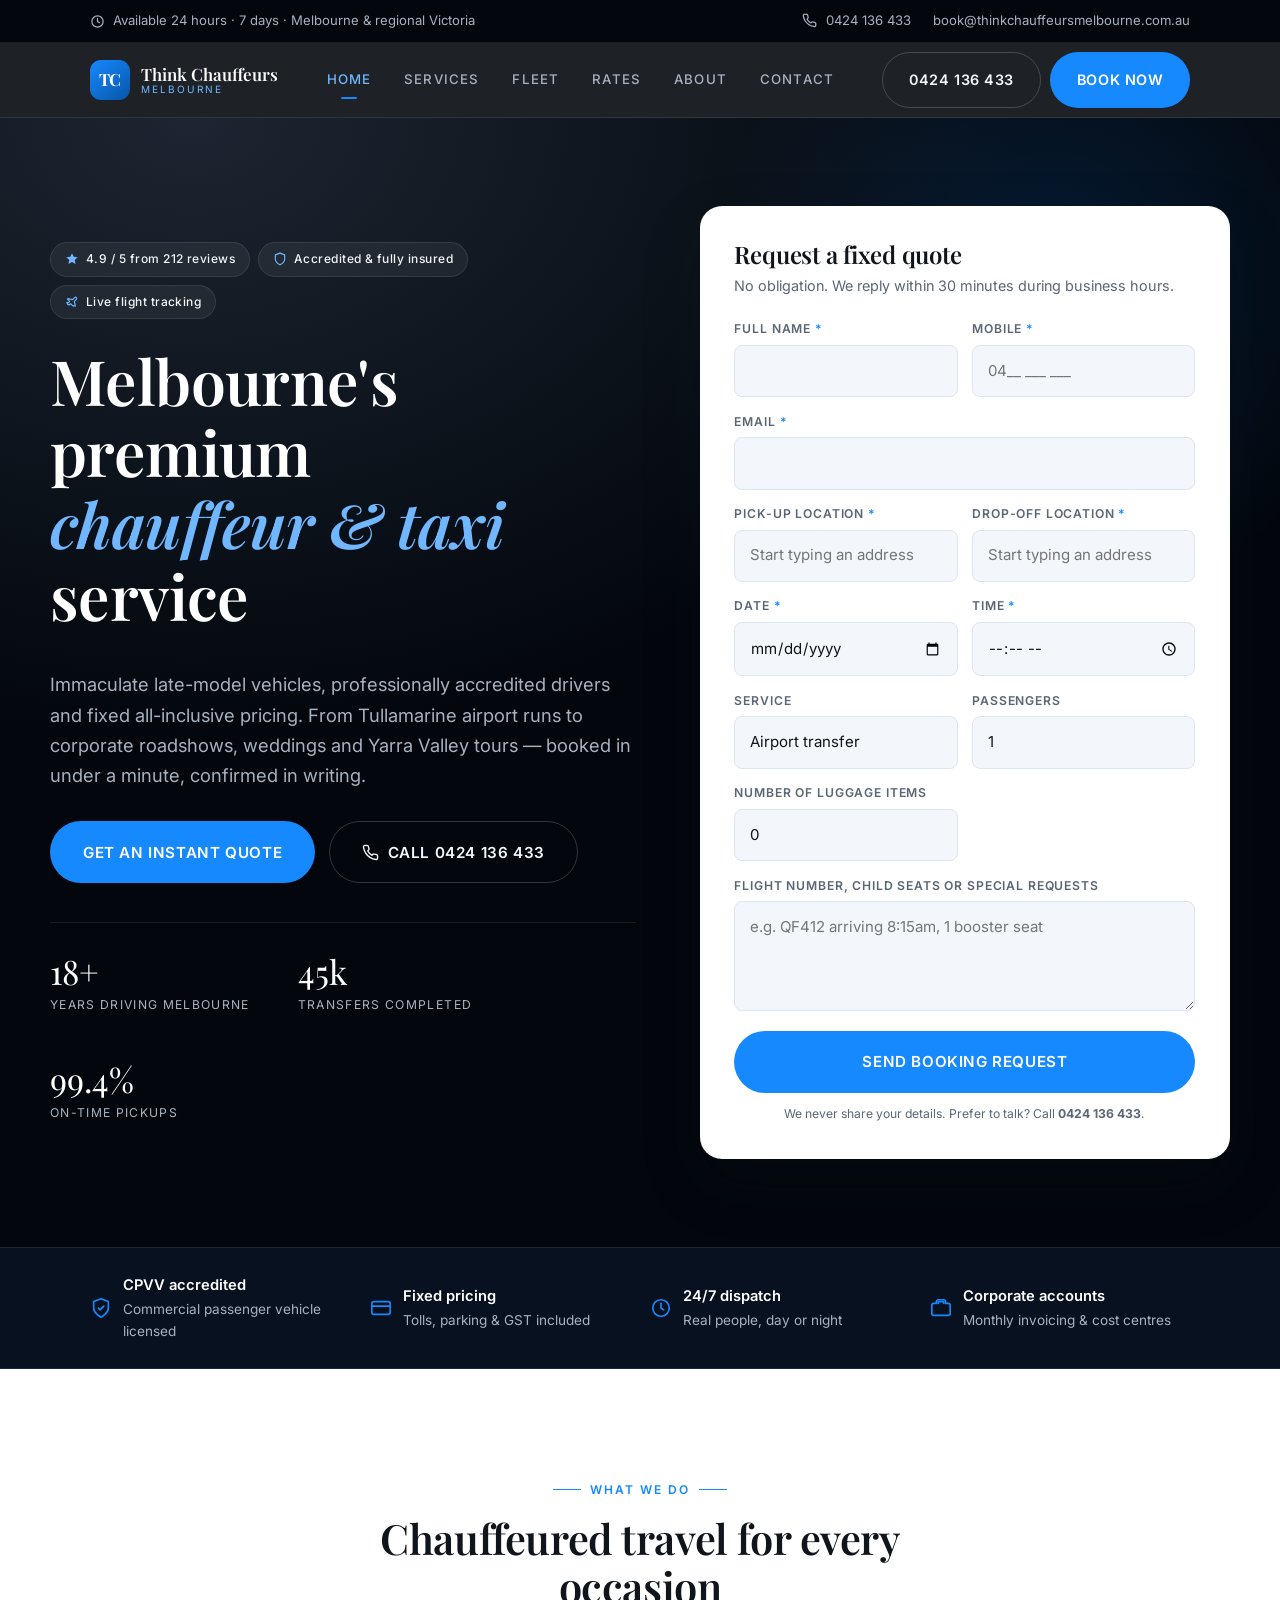
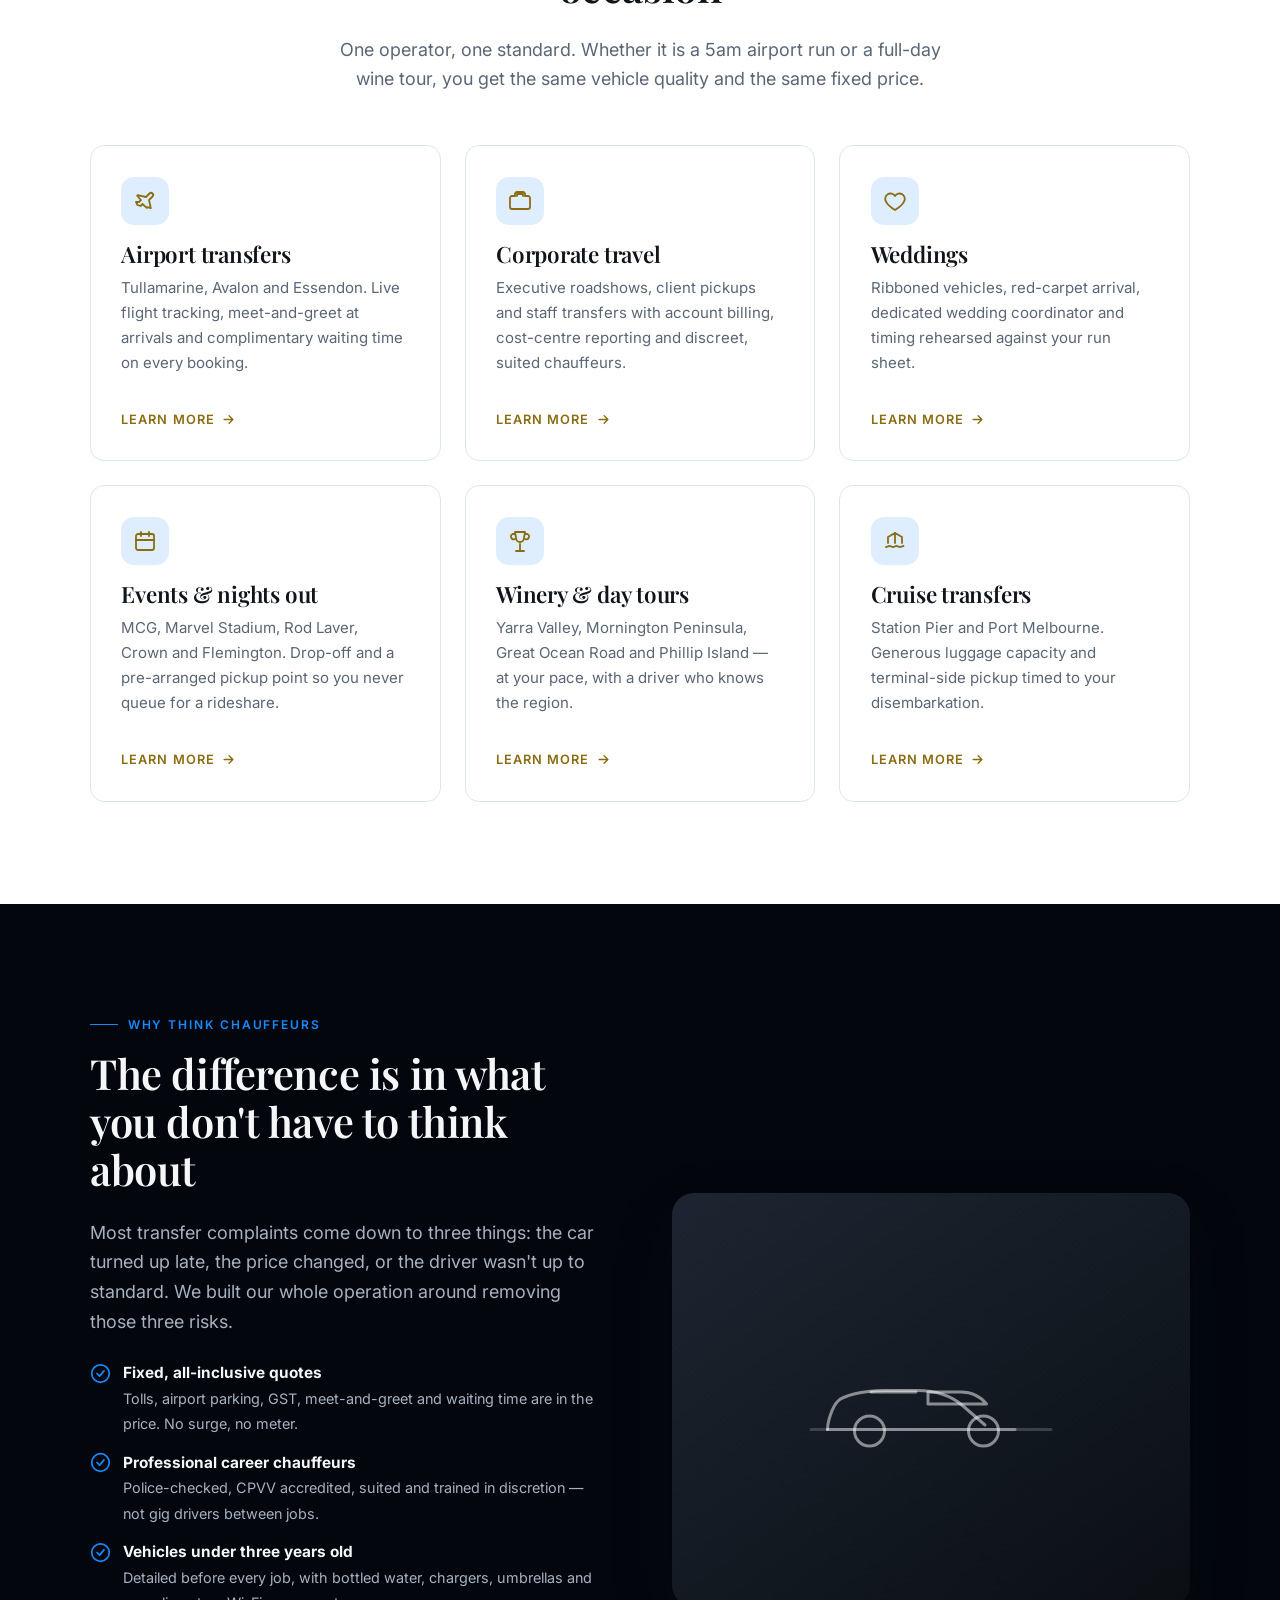
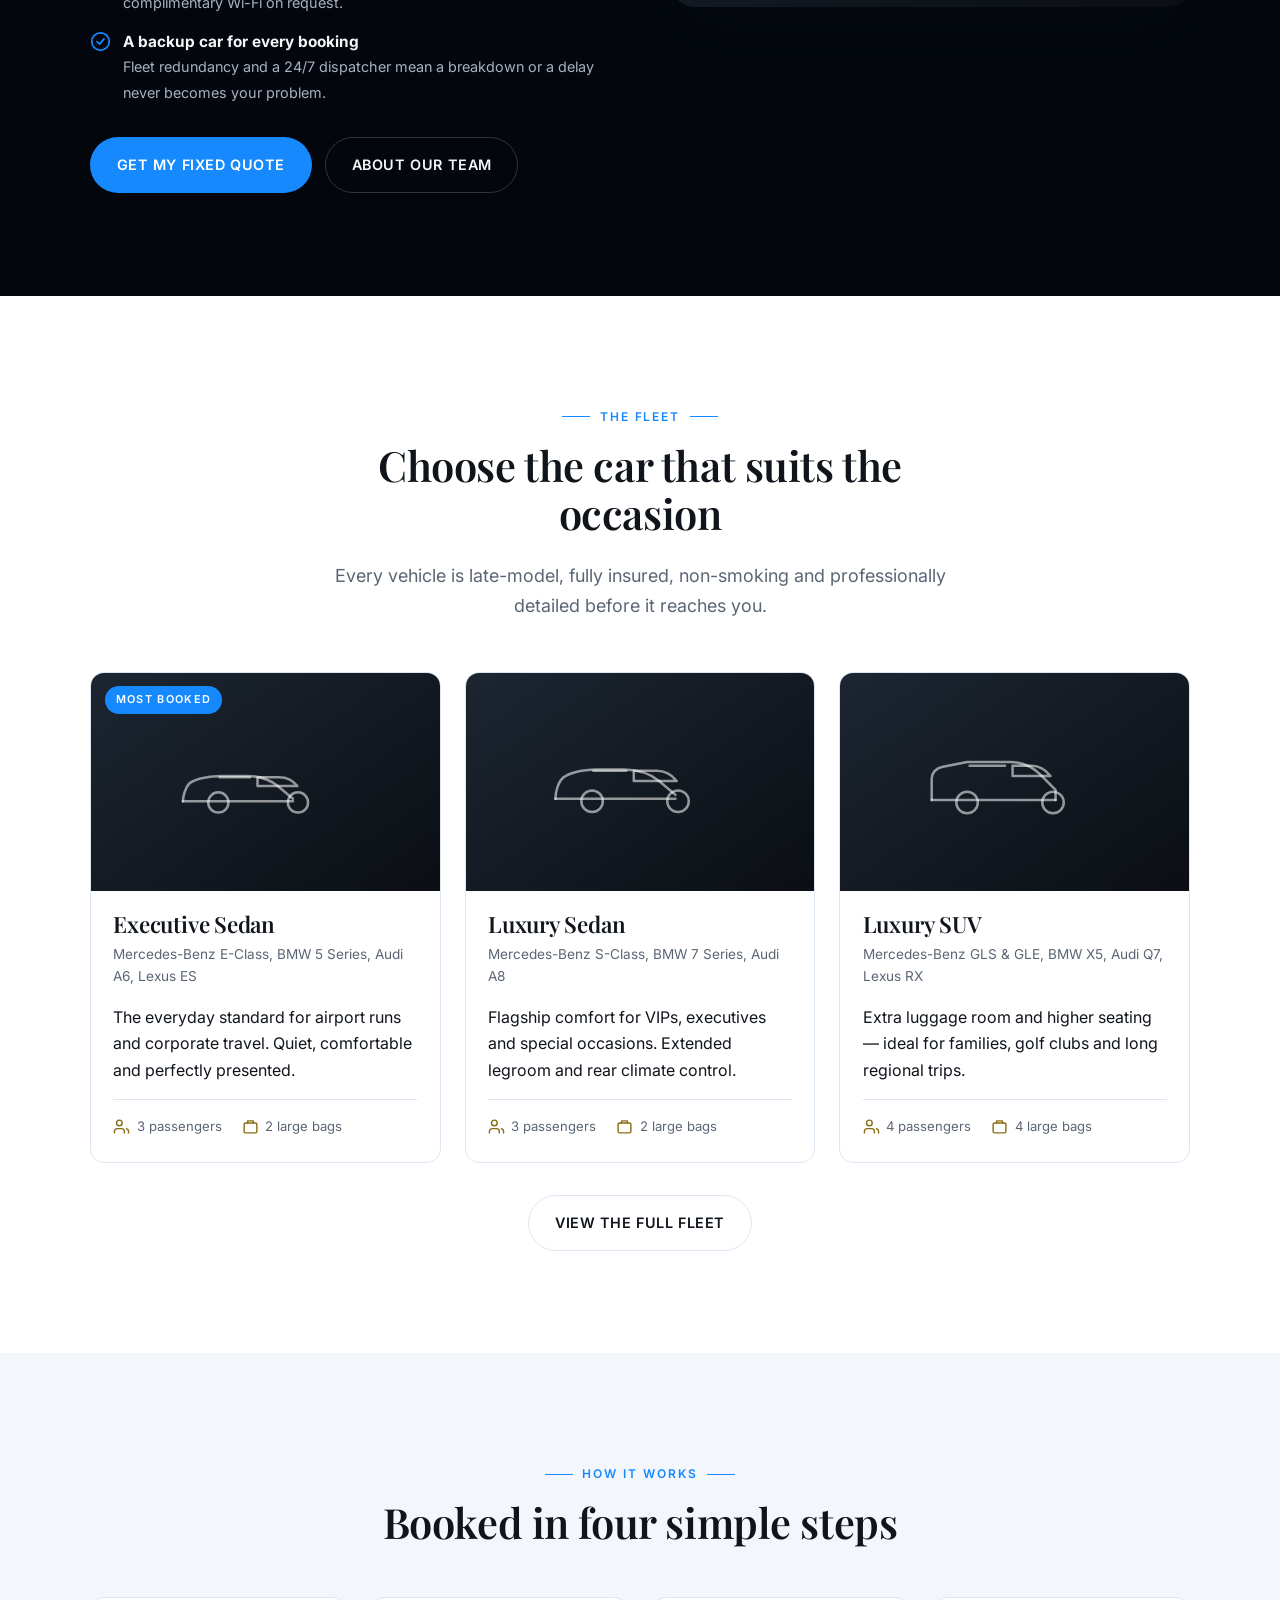
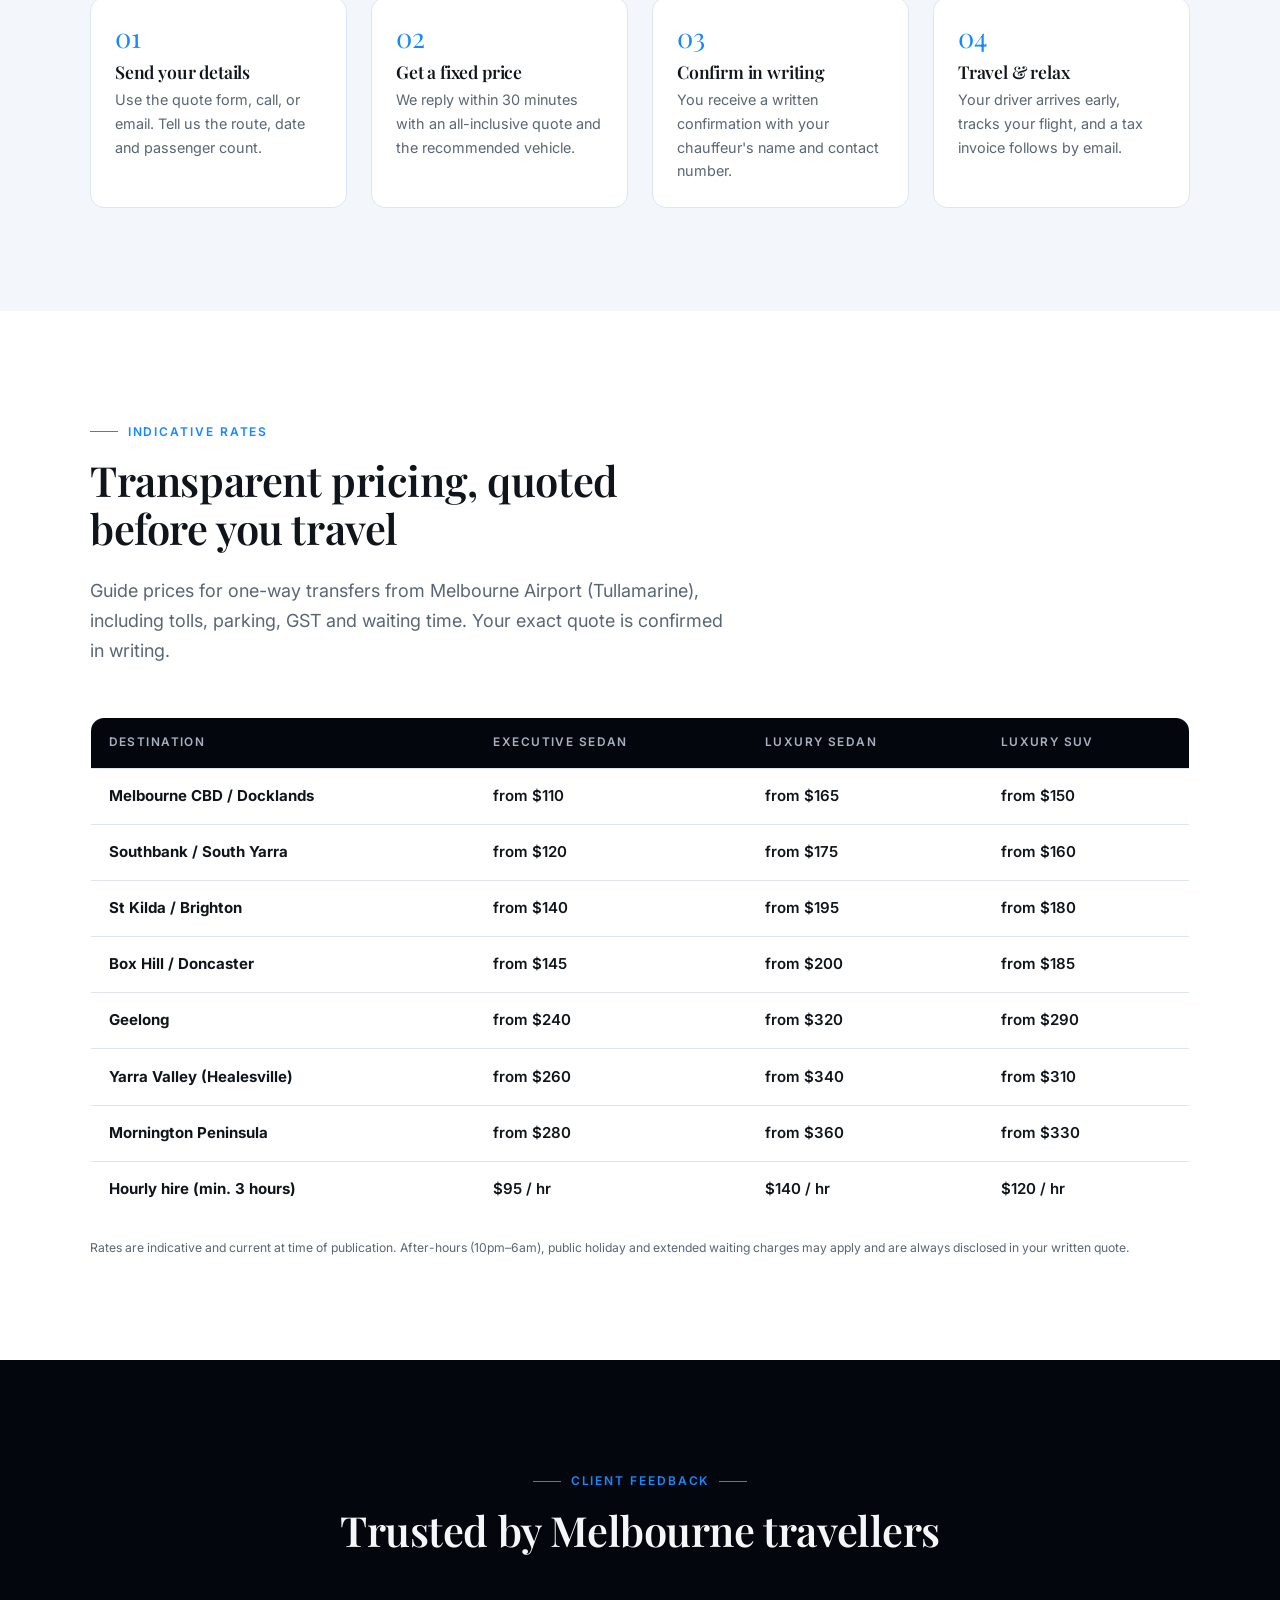
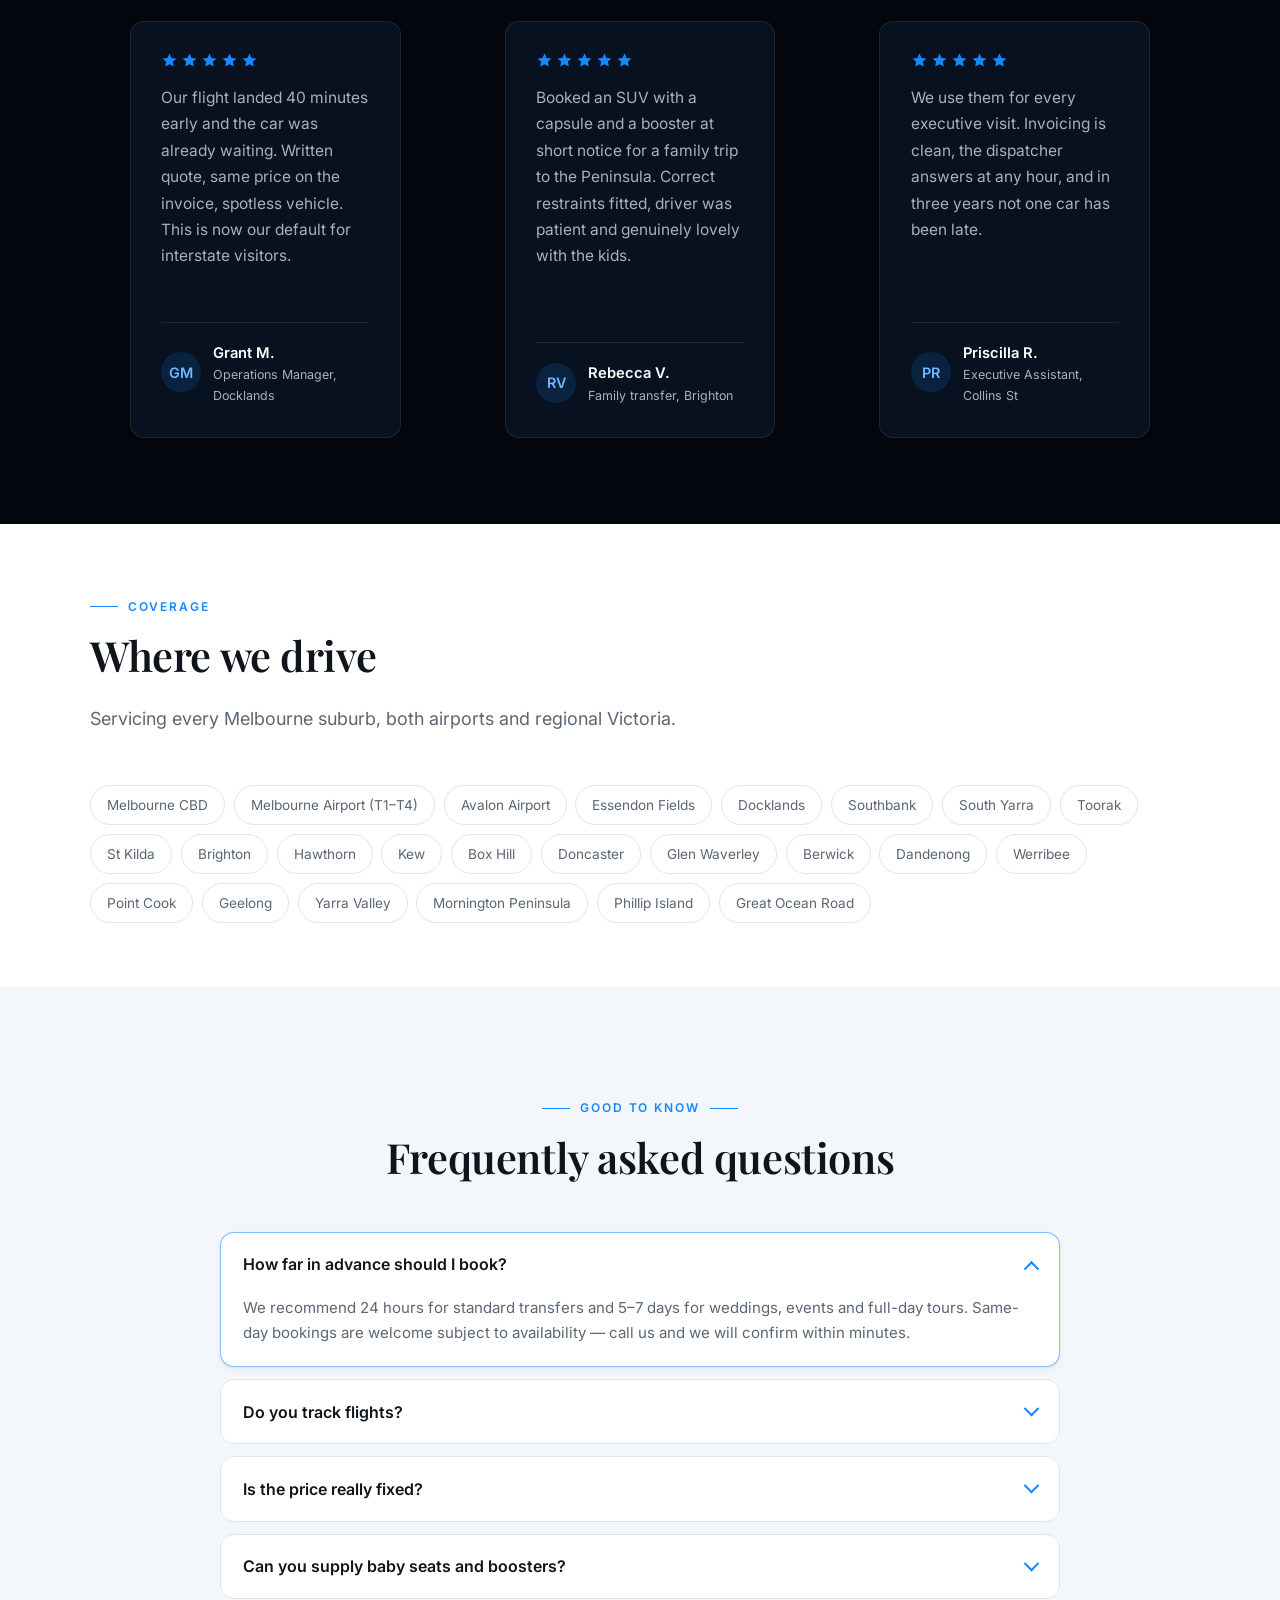
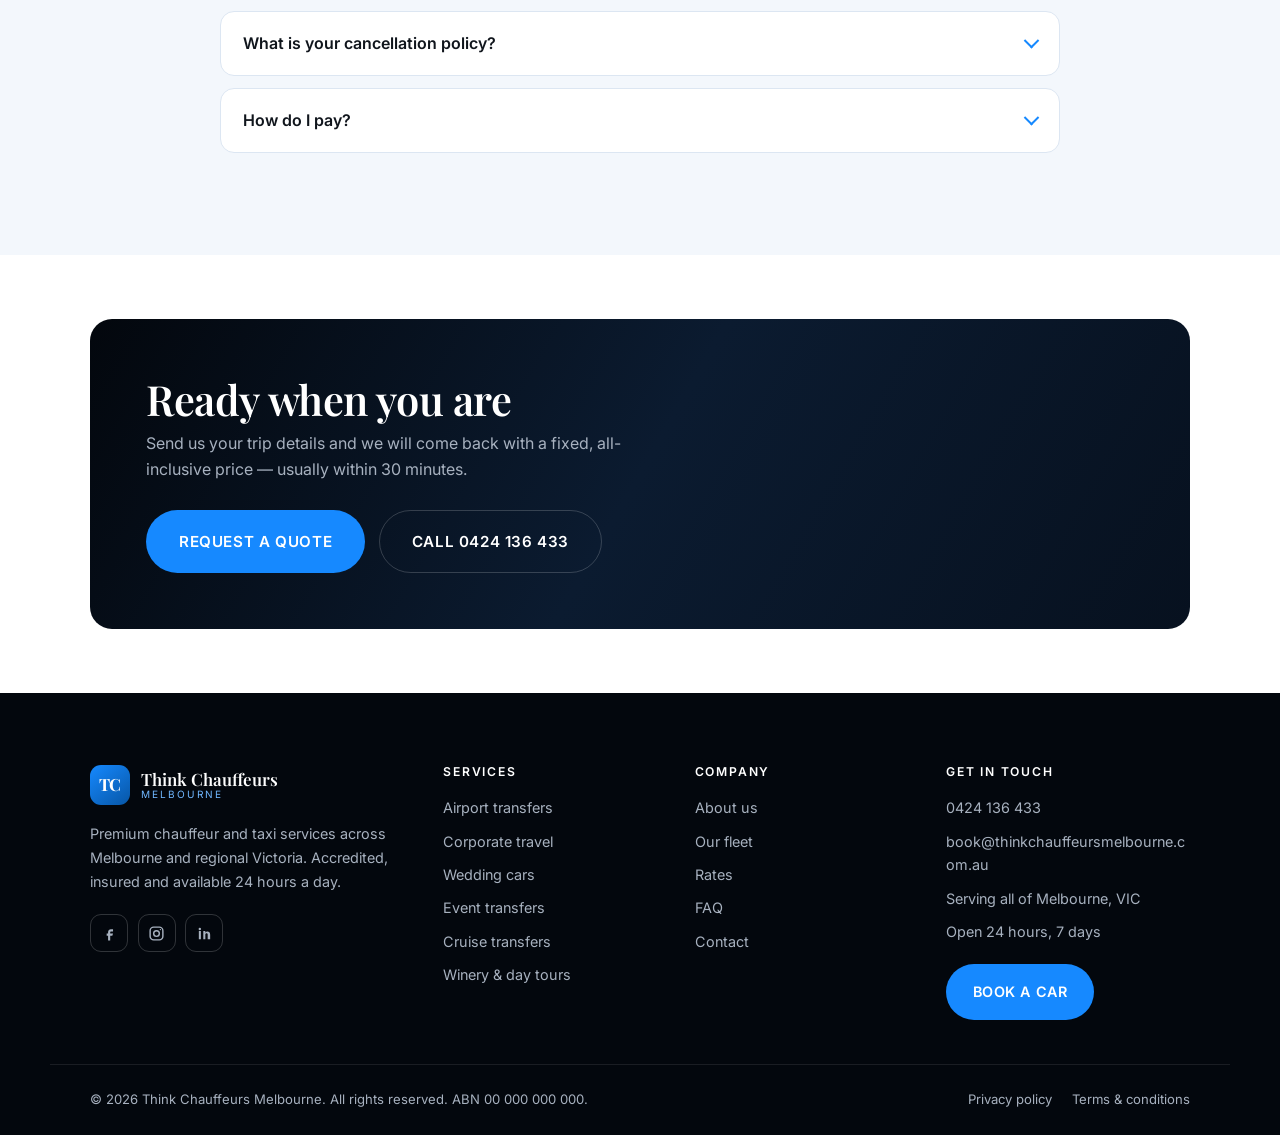
<file: index.html>
<!DOCTYPE html>
<html lang="en-AU">
<head>
<meta charset="utf-8">
<meta name="viewport" content="width=device-width, initial-scale=1">
<title>Melbourne Chauffeur &amp; Premium Taxi Service | Think Chauffeurs Melbourne</title>
<meta name="description" content="Premium Melbourne chauffeur and taxi service. Fixed-price airport transfers, corporate travel, weddings and winery tours in late-model luxury vehicles. Flight tracking, no hidden fees, 24/7 booking.">
<meta name="theme-color" content="#0b0f14">
<link rel="canonical" href="https://thinkchauffeursmelbourne.com.au/">

<meta property="og:type" content="website">
<meta property="og:site_name" content="Think Chauffeurs Melbourne">
<meta property="og:title" content="Melbourne Chauffeur &amp; Premium Taxi Service">
<meta property="og:description" content="Fixed-price airport transfers, corporate travel and tours across Melbourne in immaculate late-model vehicles. Book in 60 seconds.">
<meta property="og:url" content="https://thinkchauffeursmelbourne.com.au/">
<meta name="twitter:card" content="summary_large_image">

<link rel="icon" href="data:image/svg+xml,<svg xmlns='http://www.w3.org/2000/svg' viewBox='0 0 100 100'><rect width='100' height='100' rx='22' fill='%230b0f14'/><text x='50' y='68' font-size='54' font-family='Georgia,serif' font-weight='700' fill='%23c9a227' text-anchor='middle'>T</text></svg>">

<link rel="preconnect" href="https://fonts.googleapis.com">
<link rel="preconnect" href="https://fonts.gstatic.com" crossorigin>
<link href="https://fonts.googleapis.com/css2?family=Inter:wght@400;500;600&family=Playfair+Display:ital,wght@0,500;0,600;1,500&display=swap" rel="stylesheet">
<link rel="stylesheet" href="assets/css/styles.css">

<script type="application/ld+json">
{
  "@context": "https://schema.org",
  "@type": "TaxiService",
  "name": "Think Chauffeurs Melbourne",
  "description": "Premium chauffeur and taxi service across Melbourne and Victoria — airport transfers, corporate travel, weddings, events and tours.",
  "url": "https://thinkchauffeursmelbourne.com.au/",
  "telephone": "+61424136433",
  "email": "book@thinkchauffeursmelbourne.com.au",
  "priceRange": "$$",
  "areaServed": [
    { "@type": "City", "name": "Melbourne" },
    { "@type": "State", "name": "Victoria" }
  ],
  "address": {
    "@type": "PostalAddress",
    "addressLocality": "Melbourne",
    "addressRegion": "VIC",
    "addressCountry": "AU"
  },
  "openingHoursSpecification": {
    "@type": "OpeningHoursSpecification",
    "dayOfWeek": ["Monday","Tuesday","Wednesday","Thursday","Friday","Saturday","Sunday"],
    "opens": "00:00",
    "closes": "23:59"
  },
  "aggregateRating": {
    "@type": "AggregateRating",
    "ratingValue": "4.9",
    "reviewCount": "212"
  }
}
</script>
<script type="application/ld+json">
{
  "@context": "https://schema.org",
  "@type": "FAQPage",
  "mainEntity": [
    {
      "@type": "Question",
      "name": "How far in advance should I book a Melbourne chauffeur?",
      "acceptedAnswer": { "@type": "Answer", "text": "We recommend 24 hours for standard transfers and 5–7 days for weddings, events and full-day tours. We also accept same-day bookings subject to fleet availability — call us and we will confirm within minutes." }
    },
    {
      "@type": "Question",
      "name": "Do you track flights for airport transfers?",
      "acceptedAnswer": { "@type": "Answer", "text": "Yes. Every airport booking is monitored against live flight data, so your chauffeur adjusts automatically for early or delayed arrivals. Domestic arrivals include 30 minutes of complimentary waiting time and international arrivals include 60 minutes." }
    },
    {
      "@type": "Question",
      "name": "Are your prices fixed?",
      "acceptedAnswer": { "@type": "Answer", "text": "Yes. You receive an all-inclusive fixed quote before you travel that covers tolls, parking, GST, meet-and-greet and standard waiting time. There is no surge pricing and no metered surprises." }
    },
    {
      "@type": "Question",
      "name": "Can you provide baby seats and child restraints?",
      "acceptedAnswer": { "@type": "Answer", "text": "Yes. Australian-standard capsules, baby seats and boosters are available at no extra charge — just tell us the ages of your children when you book so we fit the correct restraint." }
    },
    {
      "@type": "Question",
      "name": "What areas of Melbourne do you cover?",
      "acceptedAnswer": { "@type": "Answer", "text": "We cover the Melbourne CBD, all suburbs, Tullamarine and Avalon airports, Port Melbourne cruise terminal, and regional Victoria including the Yarra Valley, Mornington Peninsula, Geelong, Phillip Island and the Great Ocean Road." }
    },
    {
      "@type": "Question",
      "name": "How do I pay?",
      "acceptedAnswer": { "@type": "Answer", "text": "We accept all major credit cards, bank transfer and corporate accounts with monthly invoicing. A tax invoice is issued for every trip." }
    }
  ]
}
</script>
</head>
<body>
<a class="skip-link" href="#main">Skip to content</a>

<!-- ============ Top bar ============ -->
<div class="topbar">
  <div class="wrap topbar__inner">
    <span class="topbar__note">
      <svg viewBox="0 0 24 24" fill="none" stroke="currentColor" stroke-width="2" stroke-linecap="round" stroke-linejoin="round" aria-hidden="true"><circle cx="12" cy="12" r="9"/><path d="M12 7v5l3 2"/></svg>
      Available 24 hours &middot; 7 days &middot; Melbourne &amp; regional Victoria
    </span>
    <div class="topbar__links">
      <a href="tel:+61424136433">
        <svg viewBox="0 0 24 24" fill="none" stroke="currentColor" stroke-width="2" stroke-linecap="round" stroke-linejoin="round" aria-hidden="true" style="display:inline;vertical-align:-3px;margin-right:5px"><path d="M22 16.9v3a2 2 0 0 1-2.2 2 19.8 19.8 0 0 1-8.6-3.1 19.5 19.5 0 0 1-6-6A19.8 19.8 0 0 1 2.1 4.2 2 2 0 0 1 4.1 2h3a2 2 0 0 1 2 1.7c.1 1 .4 1.9.7 2.8a2 2 0 0 1-.5 2.1L8.1 9.9a16 16 0 0 0 6 6l1.3-1.3a2 2 0 0 1 2.1-.4c.9.3 1.8.6 2.8.7a2 2 0 0 1 1.7 2Z"/></svg>
        0424 136 433
      </a>
      <a href="mailto:book@thinkchauffeursmelbourne.com.au">book@thinkchauffeursmelbourne.com.au</a>
    </div>
  </div>
</div>

<!-- ============ Header ============ -->
<header class="site-header">
  <div class="wrap nav">
    <a class="brand" href="index.html" aria-label="Think Chauffeurs Melbourne — home">
      <span class="brand__mark" aria-hidden="true">TC</span>
      <span class="brand__text">
        <span class="brand__name">Think Chauffeurs</span>
        <span class="brand__tag">Melbourne</span>
      </span>
    </a>

    <nav id="nav-menu" class="nav__menu" aria-label="Primary">
      <a class="nav__link" href="index.html">Home</a>
      <a class="nav__link" href="services.html">Services</a>
      <a class="nav__link" href="fleet.html">Fleet</a>
      <a class="nav__link" href="index.html#rates">Rates</a>
      <a class="nav__link" href="about.html">About</a>
      <a class="nav__link" href="contact.html">Contact</a>
    </nav>

    <div class="nav__cta">
      <a class="btn btn--ghost" href="tel:+61424136433">0424 136 433</a>
      <a class="btn" href="#book">Book now</a>
      <button class="nav__toggle" type="button" aria-expanded="false" aria-controls="nav-menu" aria-label="Toggle navigation">
        <span></span>
      </button>
    </div>
  </div>
</header>

<main id="main">

<!-- ============ Hero + booking form ============ -->
<section class="hero" id="book">
  <div class="wrap hero__inner">
    <div>
      <div class="badge-row">
        <span class="badge">
          <svg viewBox="0 0 24 24" fill="currentColor" aria-hidden="true"><path d="m12 2 2.9 6.3 6.9.8-5.1 4.7 1.4 6.8L12 17.3 5.9 20.6l1.4-6.8L2.2 9.1l6.9-.8Z"/></svg>
          4.9 / 5 from 212 reviews
        </span>
        <span class="badge">
          <svg viewBox="0 0 24 24" fill="none" stroke="currentColor" stroke-width="2" stroke-linecap="round" stroke-linejoin="round" aria-hidden="true"><path d="M12 22s8-4 8-10V5l-8-3-8 3v7c0 6 8 10 8 10Z"/></svg>
          Accredited &amp; fully insured
        </span>
        <span class="badge">
          <svg viewBox="0 0 24 24" fill="none" stroke="currentColor" stroke-width="2" stroke-linecap="round" stroke-linejoin="round" aria-hidden="true"><path d="M17.8 19.2 16 11l3.5-3.5a2.1 2.1 0 0 0-3-3L13 8 4.8 6.2a.5.5 0 0 0-.5.8L8 11l-2 2H3l1.5 3L7.5 17l2-2 4 3.7a.5.5 0 0 0 .8-.5Z"/></svg>
          Live flight tracking
        </span>
      </div>

      <h1 class="hero__title">Melbourne's premium<br><em>chauffeur &amp; taxi</em> service</h1>
      <p class="hero__text">
        Immaculate late-model vehicles, professionally accredited drivers and fixed all-inclusive
        pricing. From Tullamarine airport runs to corporate roadshows, weddings and Yarra Valley
        tours — booked in under a minute, confirmed in writing.
      </p>

      <div class="btn-row">
        <a class="btn btn--lg" href="#quote-form">Get an instant quote</a>
        <a class="btn btn--ghost btn--lg" href="tel:+61424136433">
          <svg viewBox="0 0 24 24" fill="none" stroke="currentColor" stroke-width="2" stroke-linecap="round" stroke-linejoin="round" width="17" height="17" aria-hidden="true"><path d="M22 16.9v3a2 2 0 0 1-2.2 2 19.8 19.8 0 0 1-8.6-3.1 19.5 19.5 0 0 1-6-6A19.8 19.8 0 0 1 2.1 4.2 2 2 0 0 1 4.1 2h3a2 2 0 0 1 2 1.7c.1 1 .4 1.9.7 2.8a2 2 0 0 1-.5 2.1L8.1 9.9a16 16 0 0 0 6 6l1.3-1.3a2 2 0 0 1 2.1-.4c.9.3 1.8.6 2.8.7a2 2 0 0 1 1.7 2Z"/></svg>
          Call 0424 136 433
        </a>
      </div>

      <div class="hero__stats">
        <div class="stat"><div class="stat__num">18+</div><div class="stat__label">Years driving Melbourne</div></div>
        <div class="stat"><div class="stat__num">45k</div><div class="stat__label">Transfers completed</div></div>
        <div class="stat"><div class="stat__num">99.4%</div><div class="stat__label">On-time pickups</div></div>
      </div>
    </div>

    <!-- Formspree booking / quote form -->
    <div class="quote-card reveal" id="quote-form">
      <div class="quote-card__head">
        <h2>Request a fixed quote</h2>
        <p>No obligation. We reply within 30 minutes during business hours.</p>
      </div>

      <!-- Destination inbox (book@thinkchauffeursmelbourne.com.au) is set in the Formspree dashboard, not here. -->
      <form action="https://formspree.io/f/xzeprqnp" method="POST" data-formspree novalidate>
        <input type="hidden" name="_subject" value="New booking request — Think Chauffeurs Melbourne">
        <input type="hidden" name="Source page" value="Homepage hero form">
        <input class="hp" type="text" name="_gotcha" tabindex="-1" autocomplete="off" aria-hidden="true">

        <div class="form-grid">
          <div class="field">
            <label for="q-name">Full name <span class="req">*</span></label>
            <input id="q-name" name="Name" type="text" autocomplete="name" required>
          </div>
          <div class="field">
            <label for="q-phone">Mobile <span class="req">*</span></label>
            <input id="q-phone" name="Phone" type="tel" inputmode="tel" autocomplete="tel" placeholder="04__ ___ ___" required>
          </div>
          <div class="field field--full">
            <label for="q-email">Email <span class="req">*</span></label>
            <input id="q-email" name="Email" type="email" autocomplete="email" required>
          </div>
          <div class="field">
            <label for="q-from">Pick-up location <span class="req">*</span></label>
            <input id="q-from" name="Pick-up" type="text" placeholder="Start typing an address" autocomplete="off" data-address-autocomplete required>
          </div>
          <div class="field">
            <label for="q-to">Drop-off location <span class="req">*</span></label>
            <input id="q-to" name="Drop-off" type="text" placeholder="Start typing an address" autocomplete="off" data-address-autocomplete required>
          </div>
          <div class="field">
            <label for="q-date">Date <span class="req">*</span></label>
            <input id="q-date" name="Date" type="date" required>
          </div>
          <div class="field">
            <label for="q-time">Time <span class="req">*</span></label>
            <input id="q-time" name="Time" type="time" required>
          </div>
          <div class="field">
            <label for="q-service">Service</label>
            <select id="q-service" name="Service">
              <option>Airport transfer</option>
              <option>Corporate travel</option>
              <option>Point to point</option>
              <option>Wedding</option>
              <option>Event / concert</option>
              <option>Cruise terminal</option>
              <option>Winery or day tour</option>
              <option>Hourly hire</option>
            </select>
          </div>
          <div class="field">
            <label for="q-pax">Passengers</label>
            <select id="q-pax" name="Passengers">
              <option>1</option><option>2</option><option>3</option><option>4</option>
              <option>5</option><option>6</option><option>7+</option>
            </select>
          </div>
          <div class="field">
            <label for="q-bags">Number of luggage items</label>
            <select id="q-bags" name="Luggage">
              <option>0</option><option>1</option><option>2</option><option>3</option>
              <option>4</option><option>5</option><option>6</option><option>7</option><option>8+</option>
            </select>
          </div>
          <div class="field field--full">
            <label for="q-notes">Flight number, child seats or special requests</label>
            <textarea id="q-notes" name="Notes" rows="3" placeholder="e.g. QF412 arriving 8:15am, 1 booster seat"></textarea>
          </div>
        </div>

        <div class="form-foot">
          <button class="btn btn--block btn--lg" type="submit">Send booking request</button>
          <p class="form-note">We never share your details. Prefer to talk? Call <a href="tel:+61424136433"><strong>0424&nbsp;136&nbsp;433</strong></a>.</p>
        </div>

        <div class="form-status" role="status" aria-live="polite"></div>
      </form>
    </div>
  </div>
</section>

<!-- ============ Trust strip ============ -->
<section class="trust">
  <div class="wrap trust__inner">
    <div class="trust__item">
      <svg viewBox="0 0 24 24" fill="none" stroke="currentColor" stroke-width="1.8" stroke-linecap="round" stroke-linejoin="round" aria-hidden="true"><path d="M12 22s8-4 8-10V5l-8-3-8 3v7c0 6 8 10 8 10Z"/><path d="m9 12 2 2 4-4"/></svg>
      <div><strong>CPVV accredited</strong>Commercial passenger vehicle licensed</div>
    </div>
    <div class="trust__item">
      <svg viewBox="0 0 24 24" fill="none" stroke="currentColor" stroke-width="1.8" stroke-linecap="round" stroke-linejoin="round" aria-hidden="true"><rect x="2" y="5" width="20" height="14" rx="2"/><path d="M2 10h20"/></svg>
      <div><strong>Fixed pricing</strong>Tolls, parking &amp; GST included</div>
    </div>
    <div class="trust__item">
      <svg viewBox="0 0 24 24" fill="none" stroke="currentColor" stroke-width="1.8" stroke-linecap="round" stroke-linejoin="round" aria-hidden="true"><circle cx="12" cy="12" r="9"/><path d="M12 7v5l3 2"/></svg>
      <div><strong>24/7 dispatch</strong>Real people, day or night</div>
    </div>
    <div class="trust__item">
      <svg viewBox="0 0 24 24" fill="none" stroke="currentColor" stroke-width="1.8" stroke-linecap="round" stroke-linejoin="round" aria-hidden="true"><path d="M20 7h-3V5a2 2 0 0 0-2-2H9a2 2 0 0 0-2 2v2H4a2 2 0 0 0-2 2v9a2 2 0 0 0 2 2h16a2 2 0 0 0 2-2V9a2 2 0 0 0-2-2Z"/><path d="M9 7V5h6v2"/></svg>
      <div><strong>Corporate accounts</strong>Monthly invoicing &amp; cost centres</div>
    </div>
  </div>
</section>

<!-- ============ Services ============ -->
<section class="section" id="services">
  <div class="wrap">
    <div class="section-head section-head--center">
      <span class="eyebrow">What we do</span>
      <h2>Chauffeured travel for every occasion</h2>
      <p class="lede">One operator, one standard. Whether it is a 5am airport run or a full-day
        wine tour, you get the same vehicle quality and the same fixed price.</p>
    </div>

    <div class="grid grid--3">
      <a class="card reveal" href="services.html#airport">
        <span class="card__icon"><svg viewBox="0 0 24 24" fill="none" stroke="currentColor" stroke-width="1.8" stroke-linecap="round" stroke-linejoin="round" aria-hidden="true"><path d="M17.8 19.2 16 11l3.5-3.5a2.1 2.1 0 0 0-3-3L13 8 4.8 6.2a.5.5 0 0 0-.5.8L8 11l-2 2H3l1.5 3L7.5 17l2-2 4 3.7a.5.5 0 0 0 .8-.5Z"/></svg></span>
        <h3>Airport transfers</h3>
        <p>Tullamarine, Avalon and Essendon. Live flight tracking, meet-and-greet at arrivals and
          complimentary waiting time on every booking.</p>
        <span class="card__link">Learn more <svg viewBox="0 0 24 24" fill="none" stroke="currentColor" stroke-width="2.2" stroke-linecap="round" stroke-linejoin="round" aria-hidden="true"><path d="M5 12h14M13 6l6 6-6 6"/></svg></span>
      </a>

      <a class="card reveal" href="services.html#corporate">
        <span class="card__icon"><svg viewBox="0 0 24 24" fill="none" stroke="currentColor" stroke-width="1.8" stroke-linecap="round" stroke-linejoin="round" aria-hidden="true"><path d="M20 7h-3V5a2 2 0 0 0-2-2H9a2 2 0 0 0-2 2v2H4a2 2 0 0 0-2 2v9a2 2 0 0 0 2 2h16a2 2 0 0 0 2-2V9a2 2 0 0 0-2-2Z"/><path d="M9 7V5h6v2"/></svg></span>
        <h3>Corporate travel</h3>
        <p>Executive roadshows, client pickups and staff transfers with account billing, cost-centre
          reporting and discreet, suited chauffeurs.</p>
        <span class="card__link">Learn more <svg viewBox="0 0 24 24" fill="none" stroke="currentColor" stroke-width="2.2" stroke-linecap="round" stroke-linejoin="round" aria-hidden="true"><path d="M5 12h14M13 6l6 6-6 6"/></svg></span>
      </a>

      <a class="card reveal" href="services.html#wedding">
        <span class="card__icon"><svg viewBox="0 0 24 24" fill="none" stroke="currentColor" stroke-width="1.8" stroke-linecap="round" stroke-linejoin="round" aria-hidden="true"><path d="M12 21s-7-4.4-9-8.4A5 5 0 0 1 12 7a5 5 0 0 1 9 5.6c-2 4-9 8.4-9 8.4Z"/></svg></span>
        <h3>Weddings</h3>
        <p>Ribboned vehicles, red-carpet arrival, dedicated wedding coordinator and timing rehearsed
          against your run sheet.</p>
        <span class="card__link">Learn more <svg viewBox="0 0 24 24" fill="none" stroke="currentColor" stroke-width="2.2" stroke-linecap="round" stroke-linejoin="round" aria-hidden="true"><path d="M5 12h14M13 6l6 6-6 6"/></svg></span>
      </a>

      <a class="card reveal" href="services.html#events">
        <span class="card__icon"><svg viewBox="0 0 24 24" fill="none" stroke="currentColor" stroke-width="1.8" stroke-linecap="round" stroke-linejoin="round" aria-hidden="true"><rect x="3" y="5" width="18" height="16" rx="2"/><path d="M8 3v4M16 3v4M3 11h18"/></svg></span>
        <h3>Events &amp; nights out</h3>
        <p>MCG, Marvel Stadium, Rod Laver, Crown and Flemington. Drop-off and a pre-arranged pickup
          point so you never queue for a rideshare.</p>
        <span class="card__link">Learn more <svg viewBox="0 0 24 24" fill="none" stroke="currentColor" stroke-width="2.2" stroke-linecap="round" stroke-linejoin="round" aria-hidden="true"><path d="M5 12h14M13 6l6 6-6 6"/></svg></span>
      </a>

      <a class="card reveal" href="services.html#tours">
        <span class="card__icon"><svg viewBox="0 0 24 24" fill="none" stroke="currentColor" stroke-width="1.8" stroke-linecap="round" stroke-linejoin="round" aria-hidden="true"><path d="M8 22h8M12 15v7"/><path d="M17 3H7l1 6a4 4 0 0 0 8 0Z"/><path d="M7 5H4.5a2.5 2.5 0 0 0 2.5 5"/><path d="M17 5h2.5a2.5 2.5 0 0 1-2.5 5"/></svg></span>
        <h3>Winery &amp; day tours</h3>
        <p>Yarra Valley, Mornington Peninsula, Great Ocean Road and Phillip Island — at your pace,
          with a driver who knows the region.</p>
        <span class="card__link">Learn more <svg viewBox="0 0 24 24" fill="none" stroke="currentColor" stroke-width="2.2" stroke-linecap="round" stroke-linejoin="round" aria-hidden="true"><path d="M5 12h14M13 6l6 6-6 6"/></svg></span>
      </a>

      <a class="card reveal" href="services.html#cruise">
        <span class="card__icon"><svg viewBox="0 0 24 24" fill="none" stroke="currentColor" stroke-width="1.8" stroke-linecap="round" stroke-linejoin="round" aria-hidden="true"><path d="M3 18c1.5 0 2-1 3.5-1s2 1 3.5 1 2-1 3.5-1 2 1 3.5 1 2-1 3.5-1"/><path d="M5 14V8l7-4 7 4v6"/><path d="M12 4v10"/></svg></span>
        <h3>Cruise transfers</h3>
        <p>Station Pier and Port Melbourne. Generous luggage capacity and terminal-side pickup timed
          to your disembarkation.</p>
        <span class="card__link">Learn more <svg viewBox="0 0 24 24" fill="none" stroke="currentColor" stroke-width="2.2" stroke-linecap="round" stroke-linejoin="round" aria-hidden="true"><path d="M5 12h14M13 6l6 6-6 6"/></svg></span>
      </a>
    </div>
  </div>
</section>

<!-- ============ Why us ============ -->
<section class="section section--dark">
  <div class="wrap split">
    <div>
      <span class="eyebrow">Why Think Chauffeurs</span>
      <h2>The difference is in what you don't have to think about</h2>
      <p class="lede">Most transfer complaints come down to three things: the car turned up late, the
        price changed, or the driver wasn't up to standard. We built our whole operation around
        removing those three risks.</p>

      <ul class="check-list">
        <li>
          <svg viewBox="0 0 24 24" fill="none" stroke="currentColor" stroke-width="2" stroke-linecap="round" stroke-linejoin="round" aria-hidden="true"><circle cx="12" cy="12" r="10"/><path d="m8 12 3 3 5-6"/></svg>
          <div><strong>Fixed, all-inclusive quotes</strong><span>Tolls, airport parking, GST, meet-and-greet and waiting time are in the price. No surge, no meter.</span></div>
        </li>
        <li>
          <svg viewBox="0 0 24 24" fill="none" stroke="currentColor" stroke-width="2" stroke-linecap="round" stroke-linejoin="round" aria-hidden="true"><circle cx="12" cy="12" r="10"/><path d="m8 12 3 3 5-6"/></svg>
          <div><strong>Professional career chauffeurs</strong><span>Police-checked, CPVV accredited, suited and trained in discretion — not gig drivers between jobs.</span></div>
        </li>
        <li>
          <svg viewBox="0 0 24 24" fill="none" stroke="currentColor" stroke-width="2" stroke-linecap="round" stroke-linejoin="round" aria-hidden="true"><circle cx="12" cy="12" r="10"/><path d="m8 12 3 3 5-6"/></svg>
          <div><strong>Vehicles under three years old</strong><span>Detailed before every job, with bottled water, chargers, umbrellas and complimentary Wi-Fi on request.</span></div>
        </li>
        <li>
          <svg viewBox="0 0 24 24" fill="none" stroke="currentColor" stroke-width="2" stroke-linecap="round" stroke-linejoin="round" aria-hidden="true"><circle cx="12" cy="12" r="10"/><path d="m8 12 3 3 5-6"/></svg>
          <div><strong>A backup car for every booking</strong><span>Fleet redundancy and a 24/7 dispatcher mean a breakdown or a delay never becomes your problem.</span></div>
        </li>
      </ul>

      <div class="btn-row mt-3">
        <a class="btn" href="#quote-form">Get my fixed quote</a>
        <a class="btn btn--ghost" href="about.html">About our team</a>
      </div>
    </div>

    <div class="frame reveal">
      <!-- Replace with a real photo: <img src="assets/img/chauffeur.jpg" alt="Chauffeur opening the door of a black executive sedan"> -->
      <svg viewBox="0 0 400 220" fill="none" stroke="currentColor" stroke-width="4" stroke-linecap="round" stroke-linejoin="round" aria-hidden="true">
        <path d="M40 150h320" opacity=".35"/>
        <path d="M62 150c0-10 6-30 14-38 6-6 30-14 62-14h44c26 0 46 8 60 20l30 26"/>
        <path d="M62 150h250" opacity=".8"/>
        <circle cx="118" cy="152" r="20"/>
        <circle cx="270" cy="152" r="20"/>
        <path d="M120 100h60M196 100h44c14 0 26 6 34 16h-78Z"/>
      </svg>
    </div>
  </div>
</section>

<!-- ============ Fleet preview ============ -->
<section class="section" id="fleet">
  <div class="wrap">
    <div class="section-head section-head--center">
      <span class="eyebrow">The fleet</span>
      <h2>Choose the car that suits the occasion</h2>
      <p class="lede">Every vehicle is late-model, fully insured, non-smoking and professionally
        detailed before it reaches you.</p>
    </div>

    <div class="grid grid--3">
      <article class="fleet-card reveal">
        <div class="fleet-card__media">
          <span class="fleet-card__tag">Most booked</span>
          <svg viewBox="0 0 320 140" fill="none" stroke="currentColor" stroke-width="4" stroke-linecap="round" stroke-linejoin="round" aria-hidden="true"><path d="M30 100c0-8 4-22 10-28 6-5 24-12 50-12h40c22 0 38 6 50 16l24 20"/><path d="M30 100h174" /><circle cx="86" cy="102" r="16"/><circle cx="212" cy="102" r="16"/><path d="M88 62h48M148 62h34c12 0 22 5 29 14h-63Z"/></svg>
        </div>
        <div class="fleet-card__body">
          <h3>Executive Sedan</h3>
          <p class="fleet-card__models">Mercedes-Benz E-Class, BMW 5 Series, Audi A6, Lexus ES</p>
          <p>The everyday standard for airport runs and corporate travel. Quiet, comfortable and
            perfectly presented.</p>
          <div class="spec-row">
            <span class="spec"><svg viewBox="0 0 24 24" fill="none" stroke="currentColor" stroke-width="2" stroke-linecap="round" stroke-linejoin="round" aria-hidden="true"><path d="M16 21v-2a4 4 0 0 0-4-4H6a4 4 0 0 0-4 4v2"/><circle cx="9" cy="7" r="4"/><path d="M22 21v-2a4 4 0 0 0-3-3.9"/></svg>3 passengers</span>
            <span class="spec"><svg viewBox="0 0 24 24" fill="none" stroke="currentColor" stroke-width="2" stroke-linecap="round" stroke-linejoin="round" aria-hidden="true"><rect x="3" y="7" width="18" height="14" rx="2"/><path d="M8 7V4h8v3"/></svg>2 large bags</span>
          </div>
        </div>
      </article>

      <article class="fleet-card reveal">
        <div class="fleet-card__media">
          <svg viewBox="0 0 320 140" fill="none" stroke="currentColor" stroke-width="4" stroke-linecap="round" stroke-linejoin="round" aria-hidden="true"><path d="M26 96c0-10 4-26 12-33 7-6 26-13 54-13h42c24 0 42 7 56 18l26 22"/><path d="M26 96h190"/><circle cx="84" cy="100" r="17"/><circle cx="220" cy="100" r="17"/><path d="M86 52h52M150 52h36c13 0 24 6 32 16h-68Z"/></svg>
        </div>
        <div class="fleet-card__body">
          <h3>Luxury Sedan</h3>
          <p class="fleet-card__models">Mercedes-Benz S-Class, BMW 7 Series, Audi A8</p>
          <p>Flagship comfort for VIPs, executives and special occasions. Extended legroom and rear
            climate control.</p>
          <div class="spec-row">
            <span class="spec"><svg viewBox="0 0 24 24" fill="none" stroke="currentColor" stroke-width="2" stroke-linecap="round" stroke-linejoin="round" aria-hidden="true"><path d="M16 21v-2a4 4 0 0 0-4-4H6a4 4 0 0 0-4 4v2"/><circle cx="9" cy="7" r="4"/><path d="M22 21v-2a4 4 0 0 0-3-3.9"/></svg>3 passengers</span>
            <span class="spec"><svg viewBox="0 0 24 24" fill="none" stroke="currentColor" stroke-width="2" stroke-linecap="round" stroke-linejoin="round" aria-hidden="true"><rect x="3" y="7" width="18" height="14" rx="2"/><path d="M8 7V4h8v3"/></svg>2 large bags</span>
          </div>
        </div>
      </article>

      <article class="fleet-card reveal">
        <div class="fleet-card__media">
          <svg viewBox="0 0 320 140" fill="none" stroke="currentColor" stroke-width="4" stroke-linecap="round" stroke-linejoin="round" aria-hidden="true"><path d="M28 98V64c0-8 6-16 16-18l40-8h68c20 0 36 8 48 20l24 24v16"/><path d="M28 98h196"/><circle cx="84" cy="102" r="17"/><circle cx="220" cy="102" r="17"/><path d="M88 44h56M156 44h30c12 0 22 6 30 16h-60Z"/></svg>
        </div>
        <div class="fleet-card__body">
          <h3>Luxury SUV</h3>
          <p class="fleet-card__models">Mercedes-Benz GLS &amp; GLE, BMW X5, Audi Q7, Lexus RX</p>
          <p>Extra luggage room and higher seating — ideal for families, golf clubs and long regional
            trips.</p>
          <div class="spec-row">
            <span class="spec"><svg viewBox="0 0 24 24" fill="none" stroke="currentColor" stroke-width="2" stroke-linecap="round" stroke-linejoin="round" aria-hidden="true"><path d="M16 21v-2a4 4 0 0 0-4-4H6a4 4 0 0 0-4 4v2"/><circle cx="9" cy="7" r="4"/><path d="M22 21v-2a4 4 0 0 0-3-3.9"/></svg>4 passengers</span>
            <span class="spec"><svg viewBox="0 0 24 24" fill="none" stroke="currentColor" stroke-width="2" stroke-linecap="round" stroke-linejoin="round" aria-hidden="true"><rect x="3" y="7" width="18" height="14" rx="2"/><path d="M8 7V4h8v3"/></svg>4 large bags</span>
          </div>
        </div>
      </article>
    </div>

    <div class="btn-row mt-3" style="justify-content:center">
      <a class="btn btn--outline" href="fleet.html">View the full fleet</a>
    </div>
  </div>
</section>

<!-- ============ How it works ============ -->
<section class="section section--alt">
  <div class="wrap">
    <div class="section-head section-head--center">
      <span class="eyebrow">How it works</span>
      <h2>Booked in four simple steps</h2>
    </div>
    <div class="steps grid grid--4">
      <div class="step reveal">
        <h3>Send your details</h3>
        <p>Use the quote form, call, or email. Tell us the route, date and passenger count.</p>
      </div>
      <div class="step reveal">
        <h3>Get a fixed price</h3>
        <p>We reply within 30 minutes with an all-inclusive quote and the recommended vehicle.</p>
      </div>
      <div class="step reveal">
        <h3>Confirm in writing</h3>
        <p>You receive a written confirmation with your chauffeur's name and contact number.</p>
      </div>
      <div class="step reveal">
        <h3>Travel &amp; relax</h3>
        <p>Your driver arrives early, tracks your flight, and a tax invoice follows by email.</p>
      </div>
    </div>
  </div>
</section>

<!-- ============ Rates ============ -->
<section class="section" id="rates">
  <div class="wrap">
    <div class="section-head">
      <span class="eyebrow">Indicative rates</span>
      <h2>Transparent pricing, quoted before you travel</h2>
      <p class="lede">Guide prices for one-way transfers from Melbourne Airport (Tullamarine),
        including tolls, parking, GST and waiting time. Your exact quote is confirmed in writing.</p>
    </div>

    <div class="table-scroll reveal">
      <table class="rate-table">
        <caption class="visually-hidden">Indicative one-way transfer rates from Melbourne Airport</caption>
        <thead>
          <tr>
            <th scope="col">Destination</th>
            <th scope="col">Executive Sedan</th>
            <th scope="col">Luxury Sedan</th>
            <th scope="col">Luxury SUV</th>
          </tr>
        </thead>
        <tbody>
          <tr><th scope="row">Melbourne CBD / Docklands</th><td class="price">from $110</td><td class="price">from $165</td><td class="price">from $150</td></tr>
          <tr><th scope="row">Southbank / South Yarra</th><td class="price">from $120</td><td class="price">from $175</td><td class="price">from $160</td></tr>
          <tr><th scope="row">St Kilda / Brighton</th><td class="price">from $140</td><td class="price">from $195</td><td class="price">from $180</td></tr>
          <tr><th scope="row">Box Hill / Doncaster</th><td class="price">from $145</td><td class="price">from $200</td><td class="price">from $185</td></tr>
          <tr><th scope="row">Geelong</th><td class="price">from $240</td><td class="price">from $320</td><td class="price">from $290</td></tr>
          <tr><th scope="row">Yarra Valley (Healesville)</th><td class="price">from $260</td><td class="price">from $340</td><td class="price">from $310</td></tr>
          <tr><th scope="row">Mornington Peninsula</th><td class="price">from $280</td><td class="price">from $360</td><td class="price">from $330</td></tr>
          <tr><th scope="row">Hourly hire (min. 3 hours)</th><td class="price">$95 / hr</td><td class="price">$140 / hr</td><td class="price">$120 / hr</td></tr>
        </tbody>
      </table>
    </div>
    <p class="form-note mt-2" style="text-align:left">
      Rates are indicative and current at time of publication. After-hours (10pm–6am), public holiday
      and extended waiting charges may apply and are always disclosed in your written quote.
    </p>
  </div>
</section>

<!-- ============ Testimonials ============ -->
<section class="section section--dark">
  <div class="wrap">
    <div class="section-head section-head--center">
      <span class="eyebrow">Client feedback</span>
      <h2>Trusted by Melbourne travellers</h2>
    </div>

    <div class="grid grid--3">
      <figure class="quote-item reveal">
        <div class="stars" aria-label="5 out of 5 stars">
          <svg viewBox="0 0 24 24" fill="currentColor" aria-hidden="true"><path d="m12 2 2.9 6.3 6.9.8-5.1 4.7 1.4 6.8L12 17.3 5.9 20.6l1.4-6.8L2.2 9.1l6.9-.8Z"/></svg>
          <svg viewBox="0 0 24 24" fill="currentColor" aria-hidden="true"><path d="m12 2 2.9 6.3 6.9.8-5.1 4.7 1.4 6.8L12 17.3 5.9 20.6l1.4-6.8L2.2 9.1l6.9-.8Z"/></svg>
          <svg viewBox="0 0 24 24" fill="currentColor" aria-hidden="true"><path d="m12 2 2.9 6.3 6.9.8-5.1 4.7 1.4 6.8L12 17.3 5.9 20.6l1.4-6.8L2.2 9.1l6.9-.8Z"/></svg>
          <svg viewBox="0 0 24 24" fill="currentColor" aria-hidden="true"><path d="m12 2 2.9 6.3 6.9.8-5.1 4.7 1.4 6.8L12 17.3 5.9 20.6l1.4-6.8L2.2 9.1l6.9-.8Z"/></svg>
          <svg viewBox="0 0 24 24" fill="currentColor" aria-hidden="true"><path d="m12 2 2.9 6.3 6.9.8-5.1 4.7 1.4 6.8L12 17.3 5.9 20.6l1.4-6.8L2.2 9.1l6.9-.8Z"/></svg>
        </div>
        <blockquote>Our flight landed 40 minutes early and the car was already waiting. Written quote,
          same price on the invoice, spotless vehicle. This is now our default for interstate visitors.</blockquote>
        <figcaption><span class="avatar" aria-hidden="true">GM</span><div><cite>Grant M.</cite><small>Operations Manager, Docklands</small></div></figcaption>
      </figure>

      <figure class="quote-item reveal">
        <div class="stars" aria-label="5 out of 5 stars">
          <svg viewBox="0 0 24 24" fill="currentColor" aria-hidden="true"><path d="m12 2 2.9 6.3 6.9.8-5.1 4.7 1.4 6.8L12 17.3 5.9 20.6l1.4-6.8L2.2 9.1l6.9-.8Z"/></svg>
          <svg viewBox="0 0 24 24" fill="currentColor" aria-hidden="true"><path d="m12 2 2.9 6.3 6.9.8-5.1 4.7 1.4 6.8L12 17.3 5.9 20.6l1.4-6.8L2.2 9.1l6.9-.8Z"/></svg>
          <svg viewBox="0 0 24 24" fill="currentColor" aria-hidden="true"><path d="m12 2 2.9 6.3 6.9.8-5.1 4.7 1.4 6.8L12 17.3 5.9 20.6l1.4-6.8L2.2 9.1l6.9-.8Z"/></svg>
          <svg viewBox="0 0 24 24" fill="currentColor" aria-hidden="true"><path d="m12 2 2.9 6.3 6.9.8-5.1 4.7 1.4 6.8L12 17.3 5.9 20.6l1.4-6.8L2.2 9.1l6.9-.8Z"/></svg>
          <svg viewBox="0 0 24 24" fill="currentColor" aria-hidden="true"><path d="m12 2 2.9 6.3 6.9.8-5.1 4.7 1.4 6.8L12 17.3 5.9 20.6l1.4-6.8L2.2 9.1l6.9-.8Z"/></svg>
        </div>
        <blockquote>Booked an SUV with a capsule and a booster at short notice for a family trip to the
          Peninsula. Correct restraints fitted, driver was patient and genuinely lovely with the kids.</blockquote>
        <figcaption><span class="avatar" aria-hidden="true">RV</span><div><cite>Rebecca V.</cite><small>Family transfer, Brighton</small></div></figcaption>
      </figure>

      <figure class="quote-item reveal">
        <div class="stars" aria-label="5 out of 5 stars">
          <svg viewBox="0 0 24 24" fill="currentColor" aria-hidden="true"><path d="m12 2 2.9 6.3 6.9.8-5.1 4.7 1.4 6.8L12 17.3 5.9 20.6l1.4-6.8L2.2 9.1l6.9-.8Z"/></svg>
          <svg viewBox="0 0 24 24" fill="currentColor" aria-hidden="true"><path d="m12 2 2.9 6.3 6.9.8-5.1 4.7 1.4 6.8L12 17.3 5.9 20.6l1.4-6.8L2.2 9.1l6.9-.8Z"/></svg>
          <svg viewBox="0 0 24 24" fill="currentColor" aria-hidden="true"><path d="m12 2 2.9 6.3 6.9.8-5.1 4.7 1.4 6.8L12 17.3 5.9 20.6l1.4-6.8L2.2 9.1l6.9-.8Z"/></svg>
          <svg viewBox="0 0 24 24" fill="currentColor" aria-hidden="true"><path d="m12 2 2.9 6.3 6.9.8-5.1 4.7 1.4 6.8L12 17.3 5.9 20.6l1.4-6.8L2.2 9.1l6.9-.8Z"/></svg>
          <svg viewBox="0 0 24 24" fill="currentColor" aria-hidden="true"><path d="m12 2 2.9 6.3 6.9.8-5.1 4.7 1.4 6.8L12 17.3 5.9 20.6l1.4-6.8L2.2 9.1l6.9-.8Z"/></svg>
        </div>
        <blockquote>We use them for every executive visit. Invoicing is clean, the dispatcher answers at
          any hour, and in three years not one car has been late.</blockquote>
        <figcaption><span class="avatar" aria-hidden="true">PR</span><div><cite>Priscilla R.</cite><small>Executive Assistant, Collins St</small></div></figcaption>
      </figure>
    </div>
  </div>
</section>

<!-- ============ Areas served ============ -->
<section class="section section--tight">
  <div class="wrap">
    <div class="section-head">
      <span class="eyebrow">Coverage</span>
      <h2>Where we drive</h2>
      <p class="lede">Servicing every Melbourne suburb, both airports and regional Victoria.</p>
    </div>
    <ul class="chips">
      <li class="chip">Melbourne CBD</li>
      <li class="chip">Melbourne Airport (T1–T4)</li>
      <li class="chip">Avalon Airport</li>
      <li class="chip">Essendon Fields</li>
      <li class="chip">Docklands</li>
      <li class="chip">Southbank</li>
      <li class="chip">South Yarra</li>
      <li class="chip">Toorak</li>
      <li class="chip">St Kilda</li>
      <li class="chip">Brighton</li>
      <li class="chip">Hawthorn</li>
      <li class="chip">Kew</li>
      <li class="chip">Box Hill</li>
      <li class="chip">Doncaster</li>
      <li class="chip">Glen Waverley</li>
      <li class="chip">Berwick</li>
      <li class="chip">Dandenong</li>
      <li class="chip">Werribee</li>
      <li class="chip">Point Cook</li>
      <li class="chip">Geelong</li>
      <li class="chip">Yarra Valley</li>
      <li class="chip">Mornington Peninsula</li>
      <li class="chip">Phillip Island</li>
      <li class="chip">Great Ocean Road</li>
    </ul>
  </div>
</section>

<!-- ============ FAQ ============ -->
<section class="section section--alt" id="faq">
  <div class="wrap">
    <div class="section-head section-head--center">
      <span class="eyebrow">Good to know</span>
      <h2>Frequently asked questions</h2>
    </div>

    <div class="faq">
      <details open>
        <summary>How far in advance should I book?</summary>
        <div class="faq__body">We recommend 24 hours for standard transfers and 5–7 days for weddings,
          events and full-day tours. Same-day bookings are welcome subject to availability — call us and
          we will confirm within minutes.</div>
      </details>
      <details>
        <summary>Do you track flights?</summary>
        <div class="faq__body">Yes. Every airport booking is monitored against live flight data, so your
          chauffeur adjusts automatically for early or delayed arrivals. Domestic arrivals include 30
          minutes of complimentary waiting time; international arrivals include 60 minutes.</div>
      </details>
      <details>
        <summary>Is the price really fixed?</summary>
        <div class="faq__body">Yes. Your written quote is all-inclusive — tolls, airport parking, GST,
          meet-and-greet and standard waiting time. There is no surge pricing and no meter. Extra stops or
          extended waiting are only ever charged with your prior agreement.</div>
      </details>
      <details>
        <summary>Can you supply baby seats and boosters?</summary>
        <div class="faq__body">Yes — Australian-standard capsules, baby seats and boosters are supplied and
          fitted at no extra charge. Please tell us the ages of your children at the time of booking.</div>
      </details>
      <details>
        <summary>What is your cancellation policy?</summary>
        <div class="faq__body">Cancel more than 12 hours before pickup and there is no charge. Inside 12
          hours a 50% fee applies, and no-shows are charged in full. Flight cancellations outside your
          control are always handled case by case.</div>
      </details>
      <details>
        <summary>How do I pay?</summary>
        <div class="faq__body">All major credit cards, bank transfer, or a corporate account with monthly
          invoicing. A tax invoice is issued for every trip.</div>
      </details>
    </div>
  </div>
</section>

<!-- ============ CTA ============ -->
<section class="section section--tight">
  <div class="wrap">
    <div class="cta-band reveal">
      <div class="cta-band__text">
        <h2>Ready when you are</h2>
        <p>Send us your trip details and we will come back with a fixed, all-inclusive price — usually
          within 30 minutes.</p>
      </div>
      <div class="btn-row">
        <a class="btn btn--lg" href="#quote-form">Request a quote</a>
        <a class="btn btn--ghost btn--lg" href="tel:+61424136433">Call 0424 136 433</a>
      </div>
    </div>
  </div>
</section>

</main>

<!-- ============ Footer ============ -->
<footer class="site-footer">
  <div class="wrap footer-grid">
    <div class="footer-brand">
      <a class="brand" href="index.html">
        <span class="brand__mark" aria-hidden="true">TC</span>
        <span class="brand__text">
          <span class="brand__name">Think Chauffeurs</span>
          <span class="brand__tag">Melbourne</span>
        </span>
      </a>
      <p>Premium chauffeur and taxi services across Melbourne and regional Victoria. Accredited,
        insured and available 24 hours a day.</p>
      <div class="social">
        <a href="#" aria-label="Facebook"><svg viewBox="0 0 24 24" fill="currentColor" aria-hidden="true"><path d="M14 9h3V6h-3c-2.2 0-4 1.8-4 4v2H8v3h2v7h3v-7h3l1-3h-4v-2c0-.6.4-1 1-1Z"/></svg></a>
        <a href="#" aria-label="Instagram"><svg viewBox="0 0 24 24" fill="none" stroke="currentColor" stroke-width="2" aria-hidden="true"><rect x="3" y="3" width="18" height="18" rx="5"/><circle cx="12" cy="12" r="4"/><circle cx="17.5" cy="6.5" r="1" fill="currentColor" stroke="none"/></svg></a>
        <a href="#" aria-label="LinkedIn"><svg viewBox="0 0 24 24" fill="currentColor" aria-hidden="true"><path d="M6.9 8.5H4V20h2.9V8.5ZM5.4 4a1.7 1.7 0 1 0 0 3.4 1.7 1.7 0 0 0 0-3.4ZM20 13.6c0-3-1.6-4.4-3.8-4.4-1.7 0-2.5.9-3 1.6V8.5H10.3V20h2.9v-6.2c0-1.3.6-2.1 1.7-2.1s1.6.8 1.6 2.1V20H20v-6.4Z"/></svg></a>
      </div>
    </div>

    <div>
      <h4>Services</h4>
      <ul class="footer-links">
        <li><a href="services.html#airport">Airport transfers</a></li>
        <li><a href="services.html#corporate">Corporate travel</a></li>
        <li><a href="services.html#wedding">Wedding cars</a></li>
        <li><a href="services.html#events">Event transfers</a></li>
        <li><a href="services.html#cruise">Cruise transfers</a></li>
        <li><a href="services.html#tours">Winery &amp; day tours</a></li>
      </ul>
    </div>

    <div>
      <h4>Company</h4>
      <ul class="footer-links">
        <li><a href="about.html">About us</a></li>
        <li><a href="fleet.html">Our fleet</a></li>
        <li><a href="index.html#rates">Rates</a></li>
        <li><a href="index.html#faq">FAQ</a></li>
        <li><a href="contact.html">Contact</a></li>
      </ul>
    </div>

    <div>
      <h4>Get in touch</h4>
      <ul class="footer-links">
        <li><a href="tel:+61424136433">0424 136 433</a></li>
        <li><a href="mailto:book@thinkchauffeursmelbourne.com.au">book@thinkchauffeursmelbourne.com.au</a></li>
        <li>Serving all of Melbourne, VIC</li>
        <li>Open 24 hours, 7 days</li>
      </ul>
      <a class="btn mt-2" href="#quote-form">Book a car</a>
    </div>
  </div>

  <div class="wrap footer-bottom">
    <p class="mb-0">&copy; <span data-year>2026</span> Think Chauffeurs Melbourne. All rights reserved. ABN 00 000 000 000.</p>
    <nav aria-label="Legal">
      <a href="privacy.html">Privacy policy</a>
      <a href="terms.html">Terms &amp; conditions</a>
    </nav>
  </div>
</footer>

<!-- Mobile sticky actions -->
<div class="callbar">
  <a class="btn btn--ghost" href="tel:+61424136433">Call now</a>
  <a class="btn" href="#quote-form">Get a quote</a>
</div>

<script src="assets/js/main.js" defer></script>
</body>
</html>
</file>
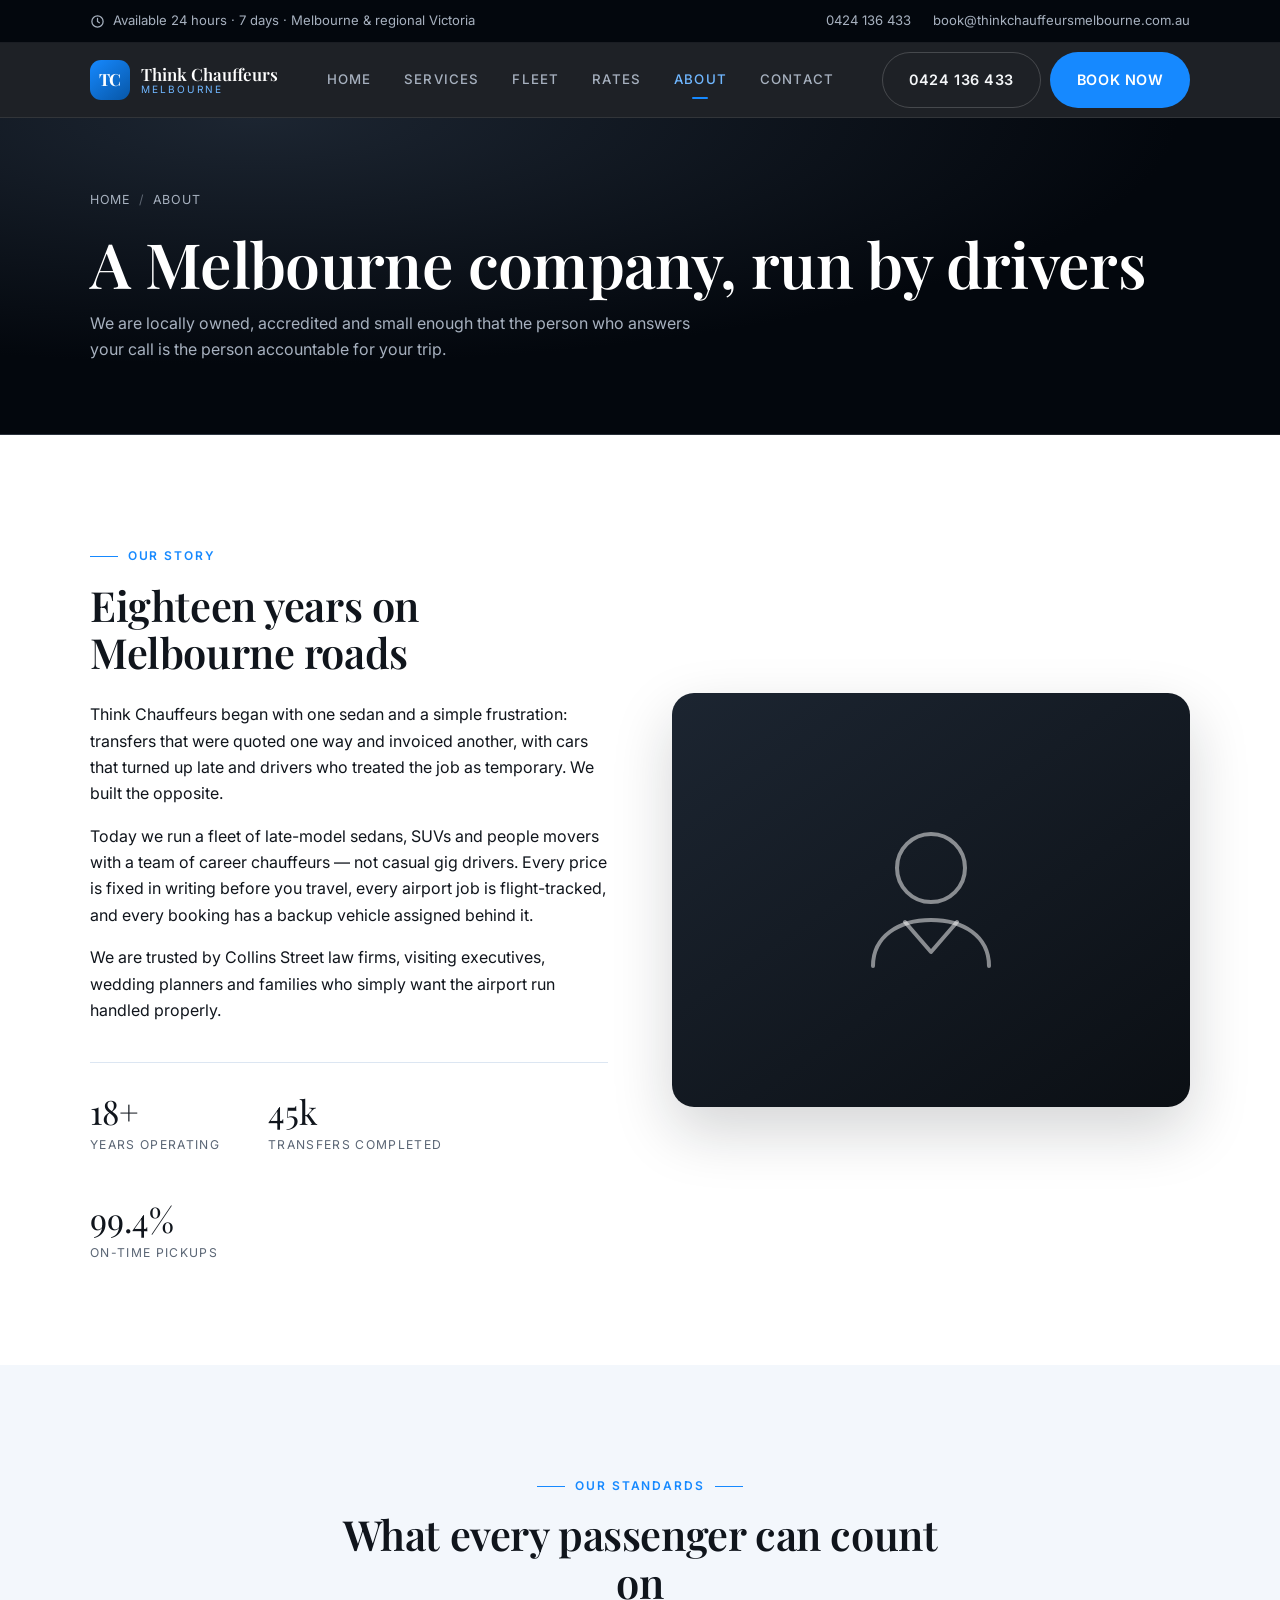
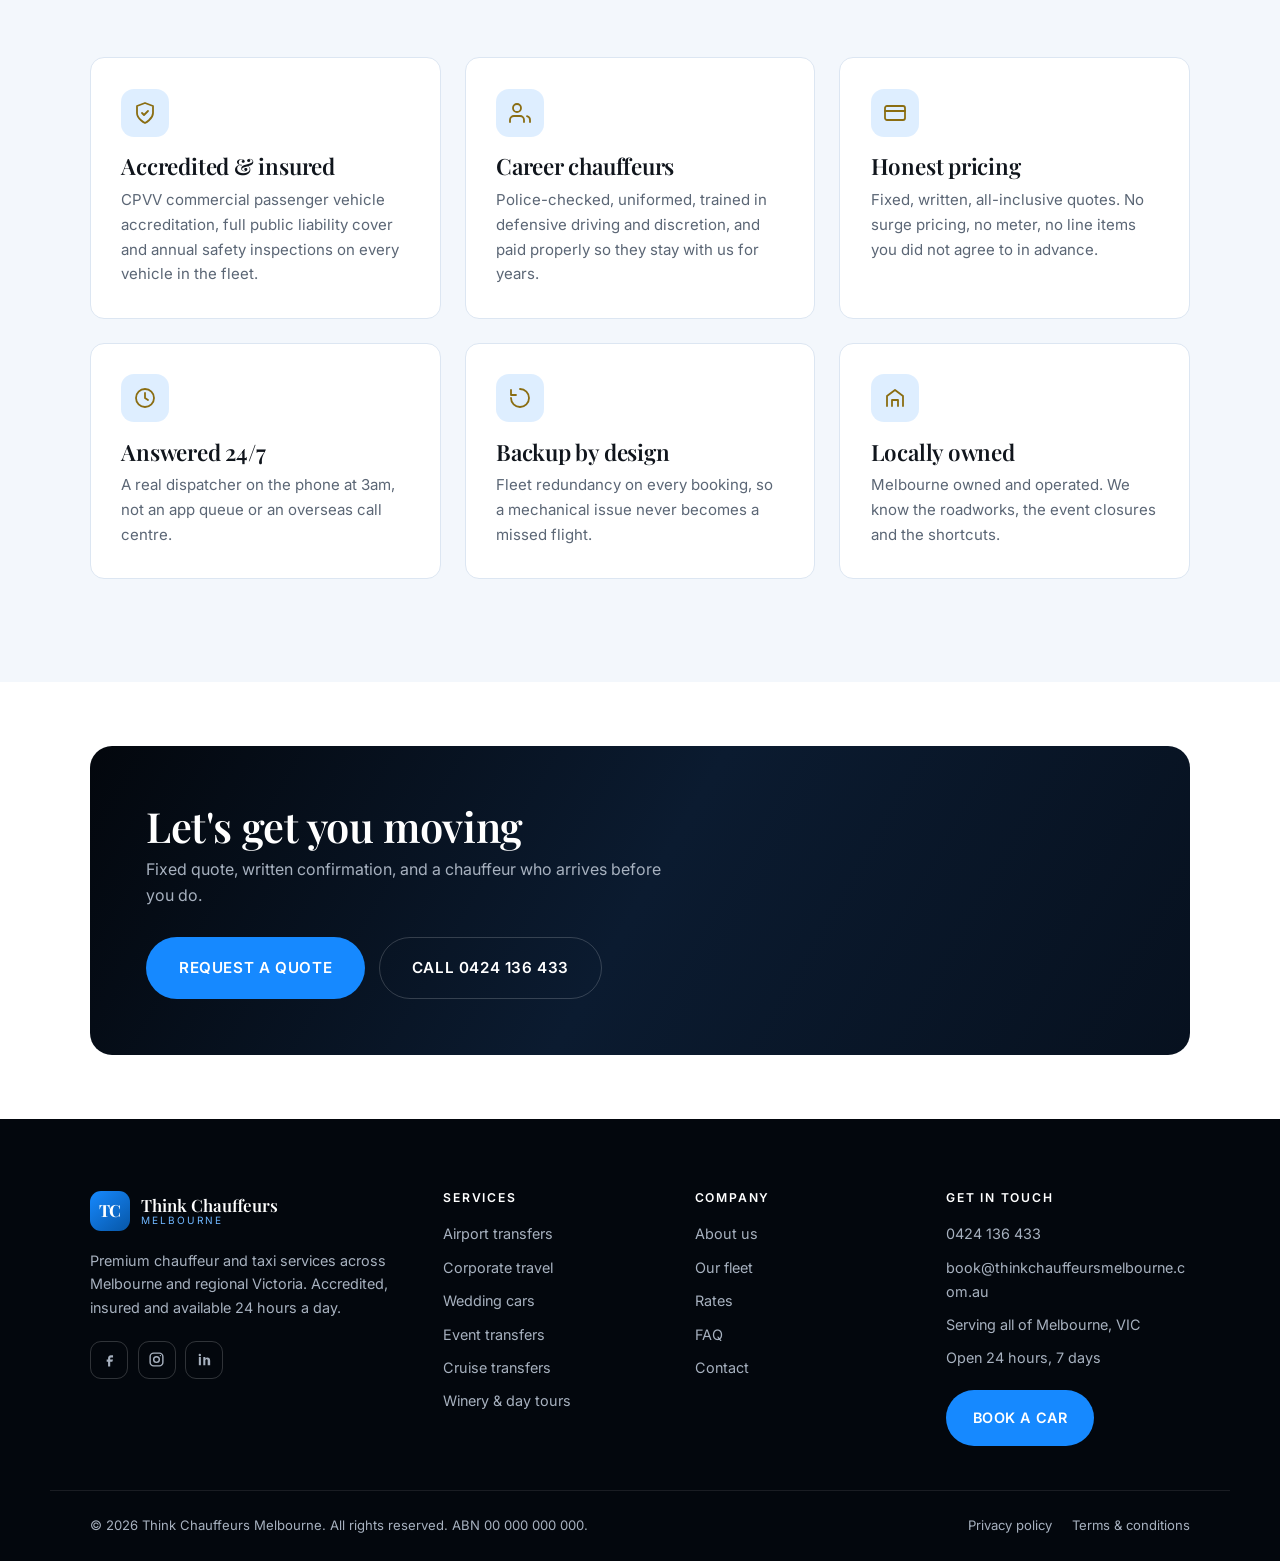
<file: about.html>
<!DOCTYPE html>
<html lang="en-AU">
<head>
<meta charset="utf-8">
<meta name="viewport" content="width=device-width, initial-scale=1">
<title>About Us | Accredited Melbourne Chauffeur Company</title>
<meta name="description" content="Think Chauffeurs Melbourne is a locally owned, CPVV-accredited chauffeur company with 18 years of experience, career drivers and a late-model luxury fleet.">
<meta name="theme-color" content="#0b0f14">
<link rel="canonical" href="https://thinkchauffeursmelbourne.com.au/about.html">
<link rel="icon" href="data:image/svg+xml,<svg xmlns='http://www.w3.org/2000/svg' viewBox='0 0 100 100'><rect width='100' height='100' rx='22' fill='%230b0f14'/><text x='50' y='68' font-size='54' font-family='Georgia,serif' font-weight='700' fill='%23c9a227' text-anchor='middle'>T</text></svg>">
<link rel="preconnect" href="https://fonts.googleapis.com">
<link rel="preconnect" href="https://fonts.gstatic.com" crossorigin>
<link href="https://fonts.googleapis.com/css2?family=Inter:wght@400;500;600&family=Playfair+Display:ital,wght@0,500;0,600;1,500&display=swap" rel="stylesheet">
<link rel="stylesheet" href="assets/css/styles.css">
</head>
<body>
<a class="skip-link" href="#main">Skip to content</a>

<div class="topbar">
  <div class="wrap topbar__inner">
    <span class="topbar__note">
      <svg viewBox="0 0 24 24" fill="none" stroke="currentColor" stroke-width="2" stroke-linecap="round" stroke-linejoin="round" aria-hidden="true"><circle cx="12" cy="12" r="9"/><path d="M12 7v5l3 2"/></svg>
      Available 24 hours &middot; 7 days &middot; Melbourne &amp; regional Victoria
    </span>
    <div class="topbar__links">
      <a href="tel:+61424136433">0424 136 433</a>
      <a href="mailto:book@thinkchauffeursmelbourne.com.au">book@thinkchauffeursmelbourne.com.au</a>
    </div>
  </div>
</div>

<header class="site-header">
  <div class="wrap nav">
    <a class="brand" href="index.html" aria-label="Think Chauffeurs Melbourne — home">
      <span class="brand__mark" aria-hidden="true">TC</span>
      <span class="brand__text"><span class="brand__name">Think Chauffeurs</span><span class="brand__tag">Melbourne</span></span>
    </a>
    <nav id="nav-menu" class="nav__menu" aria-label="Primary">
      <a class="nav__link" href="index.html">Home</a>
      <a class="nav__link" href="services.html">Services</a>
      <a class="nav__link" href="fleet.html">Fleet</a>
      <a class="nav__link" href="index.html#rates">Rates</a>
      <a class="nav__link" href="about.html">About</a>
      <a class="nav__link" href="contact.html">Contact</a>
    </nav>
    <div class="nav__cta">
      <a class="btn btn--ghost" href="tel:+61424136433">0424 136 433</a>
      <a class="btn" href="contact.html#quote-form">Book now</a>
      <button class="nav__toggle" type="button" aria-expanded="false" aria-controls="nav-menu" aria-label="Toggle navigation"><span></span></button>
    </div>
  </div>
</header>

<main id="main">

<section class="page-head">
  <div class="wrap">
    <nav class="crumbs" aria-label="Breadcrumb">
      <a href="index.html">Home</a><span aria-hidden="true">/</span><span>About</span>
    </nav>
    <h1>A Melbourne company, run by drivers</h1>
    <p>We are locally owned, accredited and small enough that the person who answers your call is the
      person accountable for your trip.</p>
  </div>
</section>

<section class="section">
  <div class="wrap split">
    <div>
      <span class="eyebrow">Our story</span>
      <h2>Eighteen years on Melbourne roads</h2>
      <p>Think Chauffeurs began with one sedan and a simple frustration: transfers that were quoted one
        way and invoiced another, with cars that turned up late and drivers who treated the job as
        temporary. We built the opposite.</p>
      <p>Today we run a fleet of late-model sedans, SUVs and people movers with a team of career
        chauffeurs — not casual gig drivers. Every price is fixed in writing before you travel, every
        airport job is flight-tracked, and every booking has a backup vehicle assigned behind it.</p>
      <p>We are trusted by Collins Street law firms, visiting executives, wedding planners and families
        who simply want the airport run handled properly.</p>
      <div class="hero__stats" style="border-color:var(--paper-line)">
        <div class="stat"><div class="stat__num" style="color:var(--text)">18+</div><div class="stat__label" style="color:var(--text-muted)">Years operating</div></div>
        <div class="stat"><div class="stat__num" style="color:var(--text)">45k</div><div class="stat__label" style="color:var(--text-muted)">Transfers completed</div></div>
        <div class="stat"><div class="stat__num" style="color:var(--text)">99.4%</div><div class="stat__label" style="color:var(--text-muted)">On-time pickups</div></div>
      </div>
    </div>
    <div class="frame reveal">
      <svg viewBox="0 0 300 220" fill="none" stroke="currentColor" stroke-width="4" stroke-linecap="round" stroke-linejoin="round" aria-hidden="true">
        <circle cx="150" cy="78" r="34"/>
        <path d="M92 176c0-30 26-46 58-46s58 16 58 46"/>
        <path d="M124 132l26 30 26-30"/>
      </svg>
    </div>
  </div>
</section>

<section class="section section--alt">
  <div class="wrap">
    <div class="section-head section-head--center">
      <span class="eyebrow">Our standards</span>
      <h2>What every passenger can count on</h2>
    </div>
    <div class="grid grid--3">
      <div class="card reveal">
        <span class="card__icon"><svg viewBox="0 0 24 24" fill="none" stroke="currentColor" stroke-width="1.8" stroke-linecap="round" stroke-linejoin="round" aria-hidden="true"><path d="M12 22s8-4 8-10V5l-8-3-8 3v7c0 6 8 10 8 10Z"/><path d="m9 12 2 2 4-4"/></svg></span>
        <h3>Accredited &amp; insured</h3>
        <p>CPVV commercial passenger vehicle accreditation, full public liability cover and annual
          safety inspections on every vehicle in the fleet.</p>
      </div>
      <div class="card reveal">
        <span class="card__icon"><svg viewBox="0 0 24 24" fill="none" stroke="currentColor" stroke-width="1.8" stroke-linecap="round" stroke-linejoin="round" aria-hidden="true"><path d="M16 21v-2a4 4 0 0 0-4-4H6a4 4 0 0 0-4 4v2"/><circle cx="9" cy="7" r="4"/><path d="M22 21v-2a4 4 0 0 0-3-3.9"/></svg></span>
        <h3>Career chauffeurs</h3>
        <p>Police-checked, uniformed, trained in defensive driving and discretion, and paid properly so
          they stay with us for years.</p>
      </div>
      <div class="card reveal">
        <span class="card__icon"><svg viewBox="0 0 24 24" fill="none" stroke="currentColor" stroke-width="1.8" stroke-linecap="round" stroke-linejoin="round" aria-hidden="true"><rect x="2" y="5" width="20" height="14" rx="2"/><path d="M2 10h20"/></svg></span>
        <h3>Honest pricing</h3>
        <p>Fixed, written, all-inclusive quotes. No surge pricing, no meter, no line items you did not
          agree to in advance.</p>
      </div>
      <div class="card reveal">
        <span class="card__icon"><svg viewBox="0 0 24 24" fill="none" stroke="currentColor" stroke-width="1.8" stroke-linecap="round" stroke-linejoin="round" aria-hidden="true"><circle cx="12" cy="12" r="9"/><path d="M12 7v5l3 2"/></svg></span>
        <h3>Answered 24/7</h3>
        <p>A real dispatcher on the phone at 3am, not an app queue or an overseas call centre.</p>
      </div>
      <div class="card reveal">
        <span class="card__icon"><svg viewBox="0 0 24 24" fill="none" stroke="currentColor" stroke-width="1.8" stroke-linecap="round" stroke-linejoin="round" aria-hidden="true"><path d="M3 12a9 9 0 1 0 9-9"/><path d="M3 4v5h5"/></svg></span>
        <h3>Backup by design</h3>
        <p>Fleet redundancy on every booking, so a mechanical issue never becomes a missed flight.</p>
      </div>
      <div class="card reveal">
        <span class="card__icon"><svg viewBox="0 0 24 24" fill="none" stroke="currentColor" stroke-width="1.8" stroke-linecap="round" stroke-linejoin="round" aria-hidden="true"><path d="M4 20V10l8-6 8 6v10"/><path d="M9 20v-6h6v6"/></svg></span>
        <h3>Locally owned</h3>
        <p>Melbourne owned and operated. We know the roadworks, the event closures and the shortcuts.</p>
      </div>
    </div>
  </div>
</section>

<section class="section section--tight">
  <div class="wrap">
    <div class="cta-band reveal">
      <div class="cta-band__text">
        <h2>Let's get you moving</h2>
        <p>Fixed quote, written confirmation, and a chauffeur who arrives before you do.</p>
      </div>
      <div class="btn-row">
        <a class="btn btn--lg" href="contact.html#quote-form">Request a quote</a>
        <a class="btn btn--ghost btn--lg" href="tel:+61424136433">Call 0424 136 433</a>
      </div>
    </div>
  </div>
</section>

</main>

<footer class="site-footer">
  <div class="wrap footer-grid">
    <div class="footer-brand">
      <a class="brand" href="index.html">
        <span class="brand__mark" aria-hidden="true">TC</span>
        <span class="brand__text"><span class="brand__name">Think Chauffeurs</span><span class="brand__tag">Melbourne</span></span>
      </a>
      <p>Premium chauffeur and taxi services across Melbourne and regional Victoria. Accredited,
        insured and available 24 hours a day.</p>
      <div class="social">
        <a href="#" aria-label="Facebook"><svg viewBox="0 0 24 24" fill="currentColor" aria-hidden="true"><path d="M14 9h3V6h-3c-2.2 0-4 1.8-4 4v2H8v3h2v7h3v-7h3l1-3h-4v-2c0-.6.4-1 1-1Z"/></svg></a>
        <a href="#" aria-label="Instagram"><svg viewBox="0 0 24 24" fill="none" stroke="currentColor" stroke-width="2" aria-hidden="true"><rect x="3" y="3" width="18" height="18" rx="5"/><circle cx="12" cy="12" r="4"/><circle cx="17.5" cy="6.5" r="1" fill="currentColor" stroke="none"/></svg></a>
        <a href="#" aria-label="LinkedIn"><svg viewBox="0 0 24 24" fill="currentColor" aria-hidden="true"><path d="M6.9 8.5H4V20h2.9V8.5ZM5.4 4a1.7 1.7 0 1 0 0 3.4 1.7 1.7 0 0 0 0-3.4ZM20 13.6c0-3-1.6-4.4-3.8-4.4-1.7 0-2.5.9-3 1.6V8.5H10.3V20h2.9v-6.2c0-1.3.6-2.1 1.7-2.1s1.6.8 1.6 2.1V20H20v-6.4Z"/></svg></a>
      </div>
    </div>
    <div>
      <h4>Services</h4>
      <ul class="footer-links">
        <li><a href="services.html#airport">Airport transfers</a></li>
        <li><a href="services.html#corporate">Corporate travel</a></li>
        <li><a href="services.html#wedding">Wedding cars</a></li>
        <li><a href="services.html#events">Event transfers</a></li>
        <li><a href="services.html#cruise">Cruise transfers</a></li>
        <li><a href="services.html#tours">Winery &amp; day tours</a></li>
      </ul>
    </div>
    <div>
      <h4>Company</h4>
      <ul class="footer-links">
        <li><a href="about.html">About us</a></li>
        <li><a href="fleet.html">Our fleet</a></li>
        <li><a href="index.html#rates">Rates</a></li>
        <li><a href="index.html#faq">FAQ</a></li>
        <li><a href="contact.html">Contact</a></li>
      </ul>
    </div>
    <div>
      <h4>Get in touch</h4>
      <ul class="footer-links">
        <li><a href="tel:+61424136433">0424 136 433</a></li>
        <li><a href="mailto:book@thinkchauffeursmelbourne.com.au">book@thinkchauffeursmelbourne.com.au</a></li>
        <li>Serving all of Melbourne, VIC</li>
        <li>Open 24 hours, 7 days</li>
      </ul>
      <a class="btn mt-2" href="contact.html#quote-form">Book a car</a>
    </div>
  </div>
  <div class="wrap footer-bottom">
    <p class="mb-0">&copy; <span data-year>2026</span> Think Chauffeurs Melbourne. All rights reserved. ABN 00 000 000 000.</p>
    <nav aria-label="Legal">
      <a href="privacy.html">Privacy policy</a>
      <a href="terms.html">Terms &amp; conditions</a>
    </nav>
  </div>
</footer>

<div class="callbar">
  <a class="btn btn--ghost" href="tel:+61424136433">Call now</a>
  <a class="btn" href="contact.html#quote-form">Get a quote</a>
</div>

<script src="assets/js/main.js" defer></script>
</body>
</html>
</file>
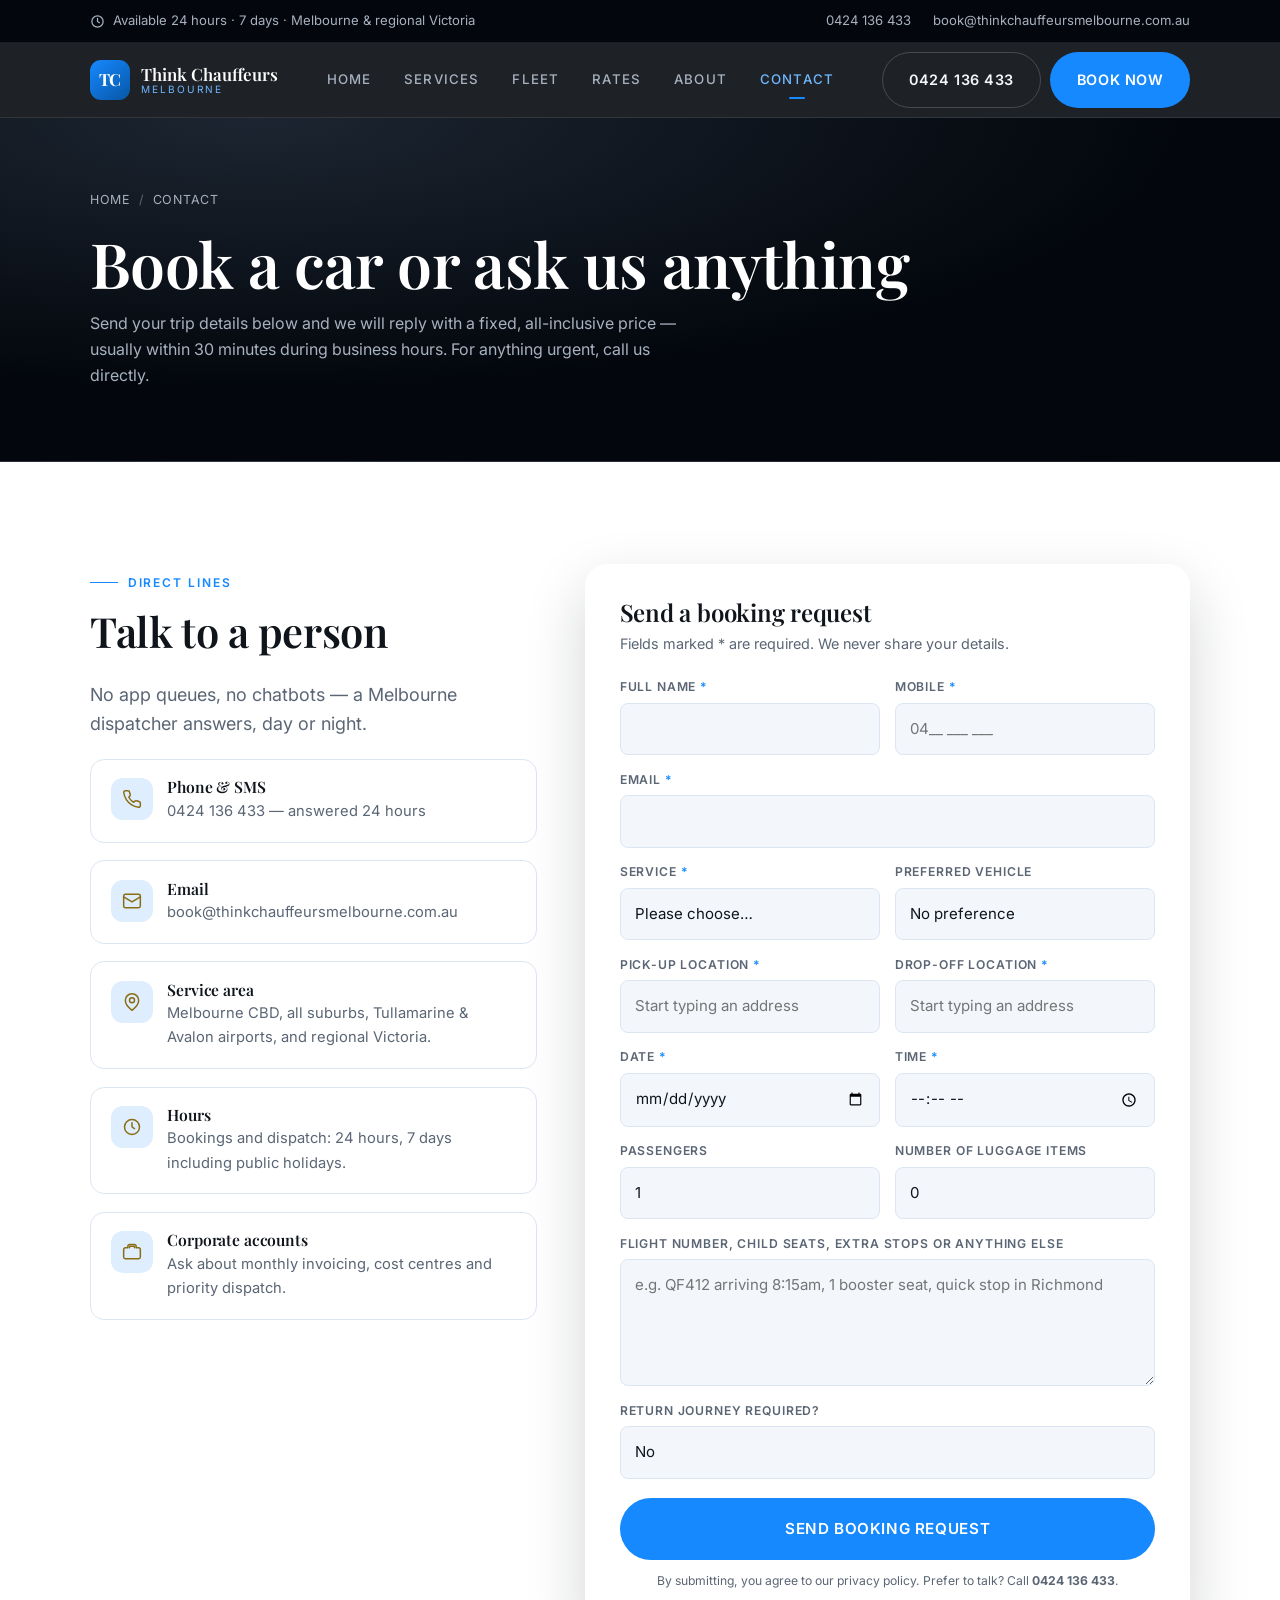
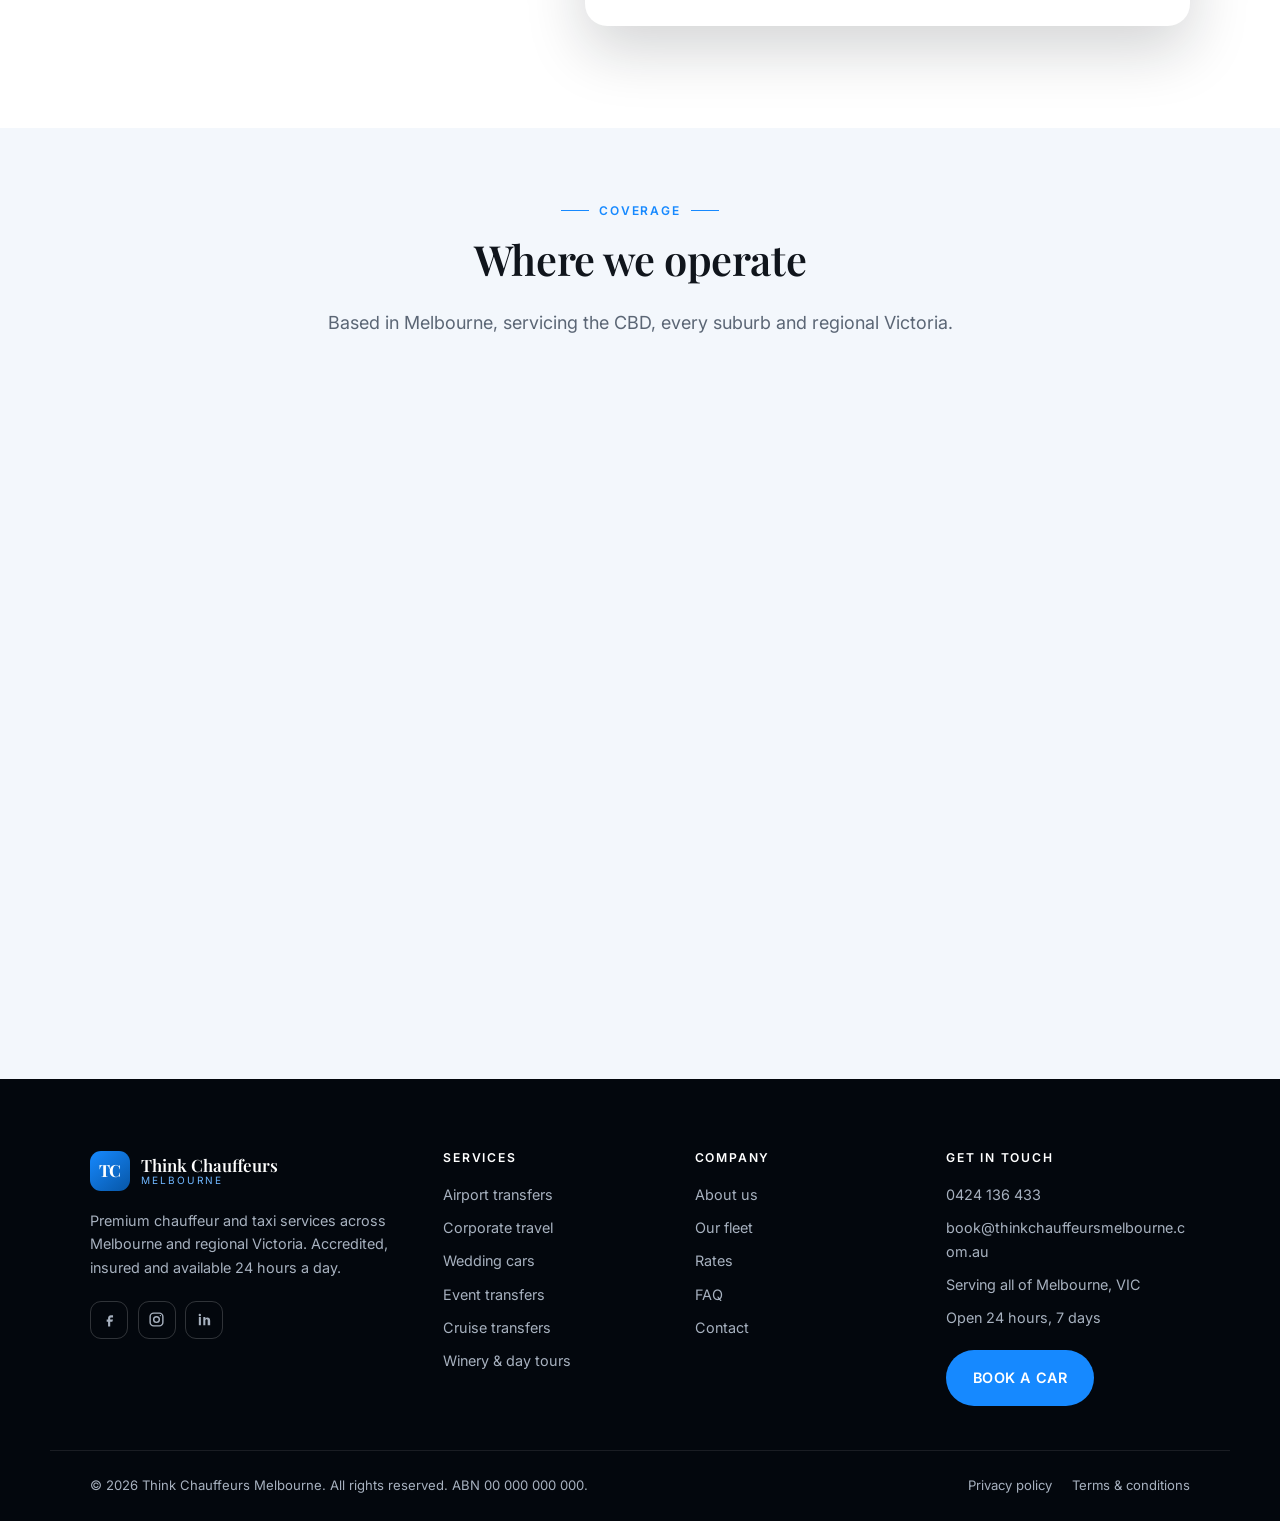
<file: contact.html>
<!DOCTYPE html>
<html lang="en-AU">
<head>
<meta charset="utf-8">
<meta name="viewport" content="width=device-width, initial-scale=1">
<title>Contact &amp; Book | Think Chauffeurs Melbourne</title>
<meta name="description" content="Book a Melbourne chauffeur or request a fixed quote. Call 0424 136 433 any time, or send your trip details and we will reply within 30 minutes.">
<meta name="theme-color" content="#0b0f14">
<link rel="canonical" href="https://thinkchauffeursmelbourne.com.au/contact.html">
<link rel="icon" href="data:image/svg+xml,<svg xmlns='http://www.w3.org/2000/svg' viewBox='0 0 100 100'><rect width='100' height='100' rx='22' fill='%230b0f14'/><text x='50' y='68' font-size='54' font-family='Georgia,serif' font-weight='700' fill='%23c9a227' text-anchor='middle'>T</text></svg>">
<link rel="preconnect" href="https://fonts.googleapis.com">
<link rel="preconnect" href="https://fonts.gstatic.com" crossorigin>
<link href="https://fonts.googleapis.com/css2?family=Inter:wght@400;500;600&family=Playfair+Display:ital,wght@0,500;0,600;1,500&display=swap" rel="stylesheet">
<link rel="stylesheet" href="assets/css/styles.css">
</head>
<body>
<a class="skip-link" href="#main">Skip to content</a>

<div class="topbar">
  <div class="wrap topbar__inner">
    <span class="topbar__note">
      <svg viewBox="0 0 24 24" fill="none" stroke="currentColor" stroke-width="2" stroke-linecap="round" stroke-linejoin="round" aria-hidden="true"><circle cx="12" cy="12" r="9"/><path d="M12 7v5l3 2"/></svg>
      Available 24 hours &middot; 7 days &middot; Melbourne &amp; regional Victoria
    </span>
    <div class="topbar__links">
      <a href="tel:+61424136433">0424 136 433</a>
      <a href="mailto:book@thinkchauffeursmelbourne.com.au">book@thinkchauffeursmelbourne.com.au</a>
    </div>
  </div>
</div>

<header class="site-header">
  <div class="wrap nav">
    <a class="brand" href="index.html" aria-label="Think Chauffeurs Melbourne — home">
      <span class="brand__mark" aria-hidden="true">TC</span>
      <span class="brand__text"><span class="brand__name">Think Chauffeurs</span><span class="brand__tag">Melbourne</span></span>
    </a>
    <nav id="nav-menu" class="nav__menu" aria-label="Primary">
      <a class="nav__link" href="index.html">Home</a>
      <a class="nav__link" href="services.html">Services</a>
      <a class="nav__link" href="fleet.html">Fleet</a>
      <a class="nav__link" href="index.html#rates">Rates</a>
      <a class="nav__link" href="about.html">About</a>
      <a class="nav__link" href="contact.html">Contact</a>
    </nav>
    <div class="nav__cta">
      <a class="btn btn--ghost" href="tel:+61424136433">0424 136 433</a>
      <a class="btn" href="#quote-form">Book now</a>
      <button class="nav__toggle" type="button" aria-expanded="false" aria-controls="nav-menu" aria-label="Toggle navigation"><span></span></button>
    </div>
  </div>
</header>

<main id="main">

<section class="page-head">
  <div class="wrap">
    <nav class="crumbs" aria-label="Breadcrumb">
      <a href="index.html">Home</a><span aria-hidden="true">/</span><span>Contact</span>
    </nav>
    <h1>Book a car or ask us anything</h1>
    <p>Send your trip details below and we will reply with a fixed, all-inclusive price — usually
      within 30 minutes during business hours. For anything urgent, call us directly.</p>
  </div>
</section>

<section class="section">
  <div class="wrap contact-grid">

    <!-- Contact details -->
    <div>
      <span class="eyebrow">Direct lines</span>
      <h2>Talk to a person</h2>
      <p class="lede mt-0">No app queues, no chatbots — a Melbourne dispatcher answers, day or night.</p>

      <div class="contact-list mt-2">
        <div class="contact-item">
          <span class="contact-item__icon"><svg viewBox="0 0 24 24" fill="none" stroke="currentColor" stroke-width="1.8" stroke-linecap="round" stroke-linejoin="round" aria-hidden="true"><path d="M22 16.9v3a2 2 0 0 1-2.2 2 19.8 19.8 0 0 1-8.6-3.1 19.5 19.5 0 0 1-6-6A19.8 19.8 0 0 1 2.1 4.2 2 2 0 0 1 4.1 2h3a2 2 0 0 1 2 1.7c.1 1 .4 1.9.7 2.8a2 2 0 0 1-.5 2.1L8.1 9.9a16 16 0 0 0 6 6l1.3-1.3a2 2 0 0 1 2.1-.4c.9.3 1.8.6 2.8.7a2 2 0 0 1 1.7 2Z"/></svg></span>
          <div><h3>Phone &amp; SMS</h3><p><a href="tel:+61424136433">0424 136 433</a> — answered 24 hours</p></div>
        </div>

        <div class="contact-item">
          <span class="contact-item__icon"><svg viewBox="0 0 24 24" fill="none" stroke="currentColor" stroke-width="1.8" stroke-linecap="round" stroke-linejoin="round" aria-hidden="true"><rect x="2" y="4" width="20" height="16" rx="2"/><path d="m2 7 10 6 10-6"/></svg></span>
          <div><h3>Email</h3><p><a href="mailto:book@thinkchauffeursmelbourne.com.au">book@thinkchauffeursmelbourne.com.au</a></p></div>
        </div>

        <div class="contact-item">
          <span class="contact-item__icon"><svg viewBox="0 0 24 24" fill="none" stroke="currentColor" stroke-width="1.8" stroke-linecap="round" stroke-linejoin="round" aria-hidden="true"><path d="M20 10c0 6-8 12-8 12s-8-6-8-12a8 8 0 0 1 16 0Z"/><circle cx="12" cy="10" r="3"/></svg></span>
          <div><h3>Service area</h3><p>Melbourne CBD, all suburbs, Tullamarine &amp; Avalon airports, and regional Victoria.</p></div>
        </div>

        <div class="contact-item">
          <span class="contact-item__icon"><svg viewBox="0 0 24 24" fill="none" stroke="currentColor" stroke-width="1.8" stroke-linecap="round" stroke-linejoin="round" aria-hidden="true"><circle cx="12" cy="12" r="9"/><path d="M12 7v5l3 2"/></svg></span>
          <div><h3>Hours</h3><p>Bookings and dispatch: 24 hours, 7 days including public holidays.</p></div>
        </div>

        <div class="contact-item">
          <span class="contact-item__icon"><svg viewBox="0 0 24 24" fill="none" stroke="currentColor" stroke-width="1.8" stroke-linecap="round" stroke-linejoin="round" aria-hidden="true"><path d="M20 7h-3V5a2 2 0 0 0-2-2H9a2 2 0 0 0-2 2v2H4a2 2 0 0 0-2 2v9a2 2 0 0 0 2 2h16a2 2 0 0 0 2-2V9a2 2 0 0 0-2-2Z"/><path d="M9 7V5h6v2"/></svg></span>
          <div><h3>Corporate accounts</h3><p>Ask about monthly invoicing, cost centres and priority dispatch.</p></div>
        </div>
      </div>
    </div>

    <!-- Formspree form -->
    <div class="quote-card" id="quote-form">
      <div class="quote-card__head">
        <h2>Send a booking request</h2>
        <p>Fields marked <span class="req">*</span> are required. We never share your details.</p>
      </div>

      <!-- Destination inbox (book@thinkchauffeursmelbourne.com.au) is set in the Formspree dashboard, not here. -->
      <form action="https://formspree.io/f/xzeprqnp" method="POST" data-formspree novalidate>
        <input type="hidden" name="_subject" value="New enquiry — Think Chauffeurs Melbourne">
        <input type="hidden" name="Source page" value="Contact page">
        <input class="hp" type="text" name="_gotcha" tabindex="-1" autocomplete="off" aria-hidden="true">

        <div class="form-grid">
          <div class="field">
            <label for="c-name">Full name <span class="req">*</span></label>
            <input id="c-name" name="Name" type="text" autocomplete="name" required>
          </div>
          <div class="field">
            <label for="c-phone">Mobile <span class="req">*</span></label>
            <input id="c-phone" name="Phone" type="tel" inputmode="tel" autocomplete="tel" placeholder="04__ ___ ___" required>
          </div>
          <div class="field field--full">
            <label for="c-email">Email <span class="req">*</span></label>
            <input id="c-email" name="Email" type="email" autocomplete="email" required>
          </div>
          <div class="field">
            <label for="c-service">Service <span class="req">*</span></label>
            <select id="c-service" name="Service" required>
              <option value="">Please choose…</option>
              <option>Airport transfer</option>
              <option>Corporate travel</option>
              <option>Point to point</option>
              <option>Wedding</option>
              <option>Event / concert</option>
              <option>Cruise terminal</option>
              <option>Winery or day tour</option>
              <option>Hourly hire</option>
              <option>General enquiry</option>
            </select>
          </div>
          <div class="field">
            <label for="c-vehicle">Preferred vehicle</label>
            <select id="c-vehicle" name="Vehicle">
              <option>No preference</option>
              <option>Executive Sedan</option>
              <option>Luxury Sedan</option>
              <option>Luxury SUV</option>
              <option>People Mover</option>
            </select>
          </div>
          <div class="field">
            <label for="c-from">Pick-up location <span class="req">*</span></label>
            <input id="c-from" name="Pick-up" type="text" placeholder="Start typing an address" autocomplete="off" data-address-autocomplete required>
          </div>
          <div class="field">
            <label for="c-to">Drop-off location <span class="req">*</span></label>
            <input id="c-to" name="Drop-off" type="text" placeholder="Start typing an address" autocomplete="off" data-address-autocomplete required>
          </div>
          <div class="field">
            <label for="c-date">Date <span class="req">*</span></label>
            <input id="c-date" name="Date" type="date" required>
          </div>
          <div class="field">
            <label for="c-time">Time <span class="req">*</span></label>
            <input id="c-time" name="Time" type="time" required>
          </div>
          <div class="field">
            <label for="c-pax">Passengers</label>
            <select id="c-pax" name="Passengers">
              <option>1</option><option>2</option><option>3</option><option>4</option>
              <option>5</option><option>6</option><option>7+</option>
            </select>
          </div>
          <div class="field">
            <label for="c-bags">Number of luggage items</label>
            <select id="c-bags" name="Luggage">
              <option>0</option><option>1</option><option>2</option><option>3</option>
              <option>4</option><option>5</option><option>6</option><option>7</option><option>8+</option>
            </select>
          </div>
          <div class="field field--full">
            <label for="c-notes">Flight number, child seats, extra stops or anything else</label>
            <textarea id="c-notes" name="Notes" rows="4" placeholder="e.g. QF412 arriving 8:15am, 1 booster seat, quick stop in Richmond"></textarea>
          </div>
          <div class="field field--full">
            <label for="c-return">Return journey required?</label>
            <select id="c-return" name="Return journey">
              <option>No</option>
              <option>Yes — please quote the return as well</option>
            </select>
          </div>
        </div>

        <div class="form-foot">
          <button class="btn btn--block btn--lg" type="submit">Send booking request</button>
          <p class="form-note">By submitting, you agree to our <a href="privacy.html">privacy policy</a>.
            Prefer to talk? Call <a href="tel:+61424136433"><strong>0424&nbsp;136&nbsp;433</strong></a>.</p>
        </div>

        <div class="form-status" role="status" aria-live="polite"></div>
      </form>
    </div>

  </div>
</section>

<section class="section section--alt section--tight">
  <div class="wrap">
    <div class="section-head section-head--center">
      <span class="eyebrow">Coverage</span>
      <h2>Where we operate</h2>
      <p class="lede">Based in Melbourne, servicing the CBD, every suburb and regional Victoria.</p>
    </div>
    <iframe
      class="map-frame"
      title="Map of Melbourne, our service area"
      src="https://www.google.com/maps?q=Melbourne%20VIC%20Australia&amp;output=embed"
      loading="lazy"
      referrerpolicy="no-referrer-when-downgrade"
      allowfullscreen></iframe>
  </div>
</section>

</main>

<footer class="site-footer">
  <div class="wrap footer-grid">
    <div class="footer-brand">
      <a class="brand" href="index.html">
        <span class="brand__mark" aria-hidden="true">TC</span>
        <span class="brand__text"><span class="brand__name">Think Chauffeurs</span><span class="brand__tag">Melbourne</span></span>
      </a>
      <p>Premium chauffeur and taxi services across Melbourne and regional Victoria. Accredited,
        insured and available 24 hours a day.</p>
      <div class="social">
        <a href="#" aria-label="Facebook"><svg viewBox="0 0 24 24" fill="currentColor" aria-hidden="true"><path d="M14 9h3V6h-3c-2.2 0-4 1.8-4 4v2H8v3h2v7h3v-7h3l1-3h-4v-2c0-.6.4-1 1-1Z"/></svg></a>
        <a href="#" aria-label="Instagram"><svg viewBox="0 0 24 24" fill="none" stroke="currentColor" stroke-width="2" aria-hidden="true"><rect x="3" y="3" width="18" height="18" rx="5"/><circle cx="12" cy="12" r="4"/><circle cx="17.5" cy="6.5" r="1" fill="currentColor" stroke="none"/></svg></a>
        <a href="#" aria-label="LinkedIn"><svg viewBox="0 0 24 24" fill="currentColor" aria-hidden="true"><path d="M6.9 8.5H4V20h2.9V8.5ZM5.4 4a1.7 1.7 0 1 0 0 3.4 1.7 1.7 0 0 0 0-3.4ZM20 13.6c0-3-1.6-4.4-3.8-4.4-1.7 0-2.5.9-3 1.6V8.5H10.3V20h2.9v-6.2c0-1.3.6-2.1 1.7-2.1s1.6.8 1.6 2.1V20H20v-6.4Z"/></svg></a>
      </div>
    </div>
    <div>
      <h4>Services</h4>
      <ul class="footer-links">
        <li><a href="services.html#airport">Airport transfers</a></li>
        <li><a href="services.html#corporate">Corporate travel</a></li>
        <li><a href="services.html#wedding">Wedding cars</a></li>
        <li><a href="services.html#events">Event transfers</a></li>
        <li><a href="services.html#cruise">Cruise transfers</a></li>
        <li><a href="services.html#tours">Winery &amp; day tours</a></li>
      </ul>
    </div>
    <div>
      <h4>Company</h4>
      <ul class="footer-links">
        <li><a href="about.html">About us</a></li>
        <li><a href="fleet.html">Our fleet</a></li>
        <li><a href="index.html#rates">Rates</a></li>
        <li><a href="index.html#faq">FAQ</a></li>
        <li><a href="contact.html">Contact</a></li>
      </ul>
    </div>
    <div>
      <h4>Get in touch</h4>
      <ul class="footer-links">
        <li><a href="tel:+61424136433">0424 136 433</a></li>
        <li><a href="mailto:book@thinkchauffeursmelbourne.com.au">book@thinkchauffeursmelbourne.com.au</a></li>
        <li>Serving all of Melbourne, VIC</li>
        <li>Open 24 hours, 7 days</li>
      </ul>
      <a class="btn mt-2" href="#quote-form">Book a car</a>
    </div>
  </div>
  <div class="wrap footer-bottom">
    <p class="mb-0">&copy; <span data-year>2026</span> Think Chauffeurs Melbourne. All rights reserved. ABN 00 000 000 000.</p>
    <nav aria-label="Legal">
      <a href="privacy.html">Privacy policy</a>
      <a href="terms.html">Terms &amp; conditions</a>
    </nav>
  </div>
</footer>

<div class="callbar">
  <a class="btn btn--ghost" href="tel:+61424136433">Call now</a>
  <a class="btn" href="#quote-form">Get a quote</a>
</div>

<script src="assets/js/main.js" defer></script>
</body>
</html>
</file>
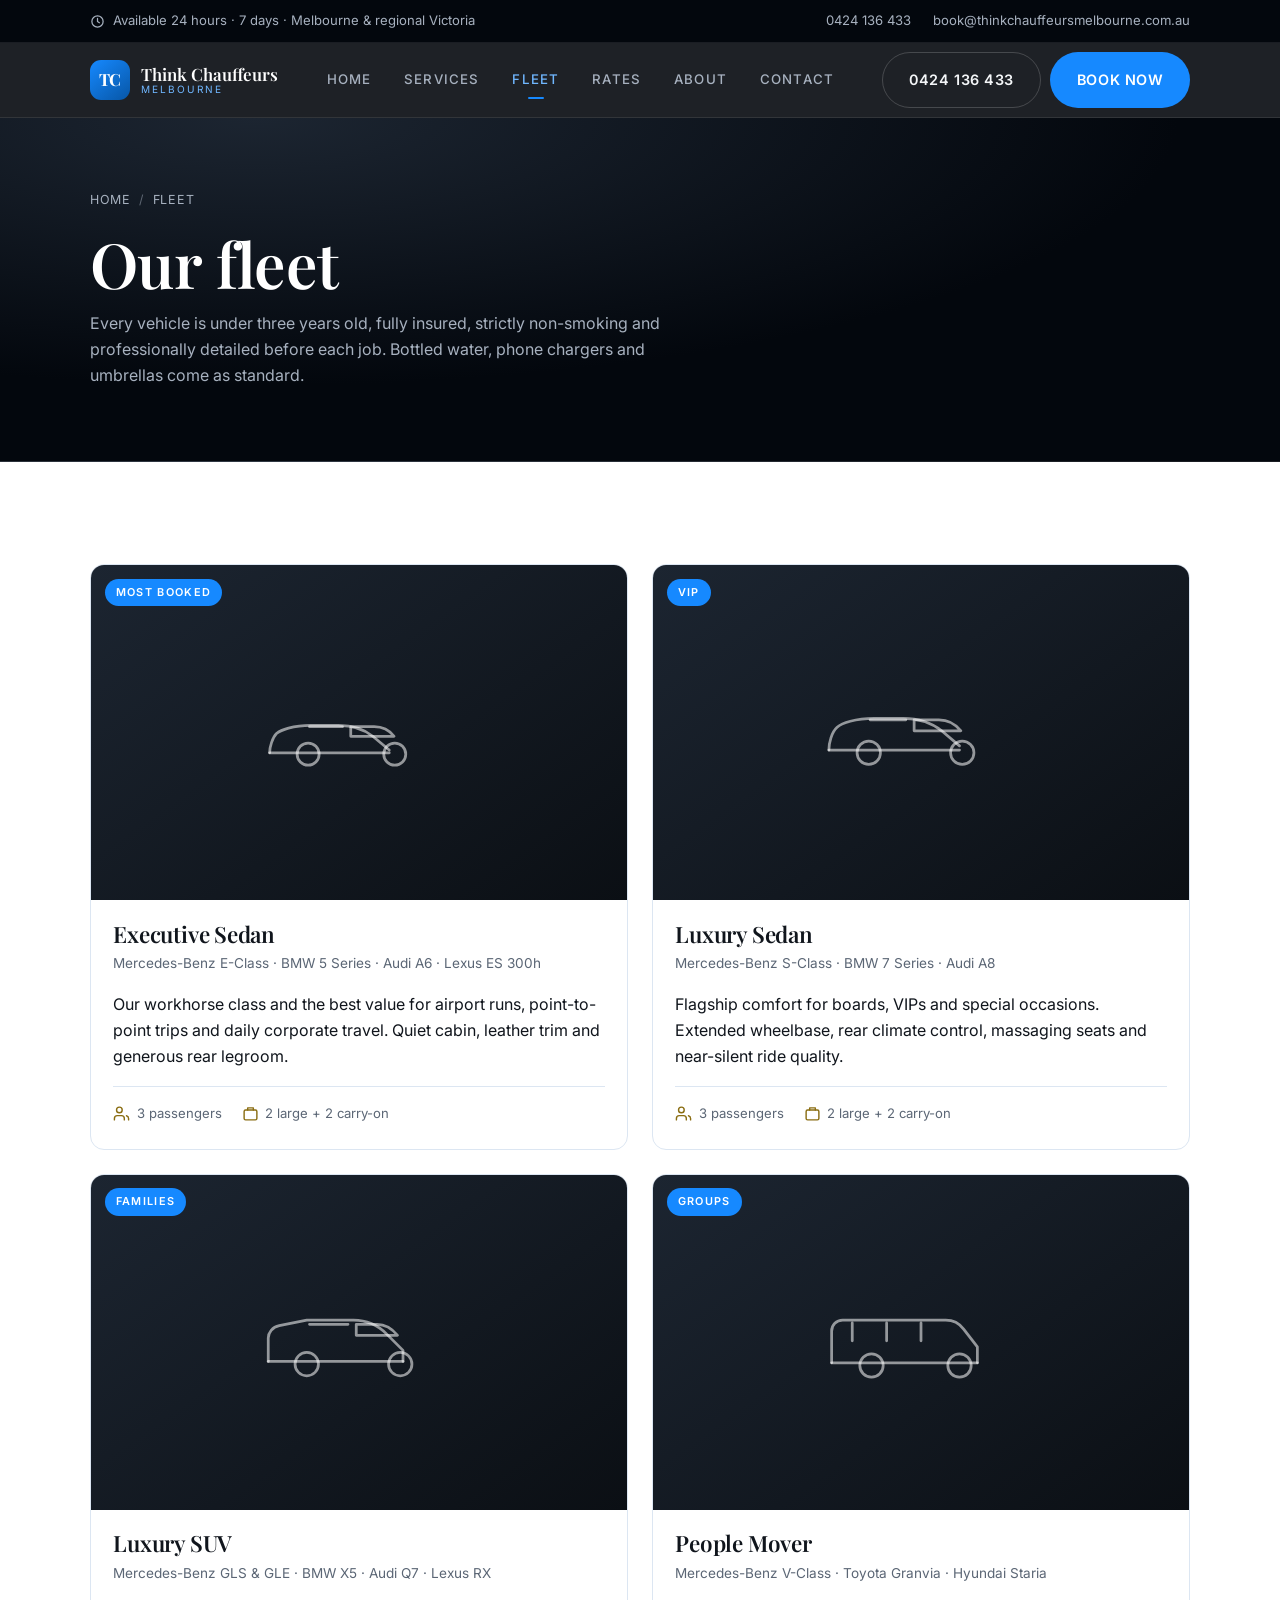
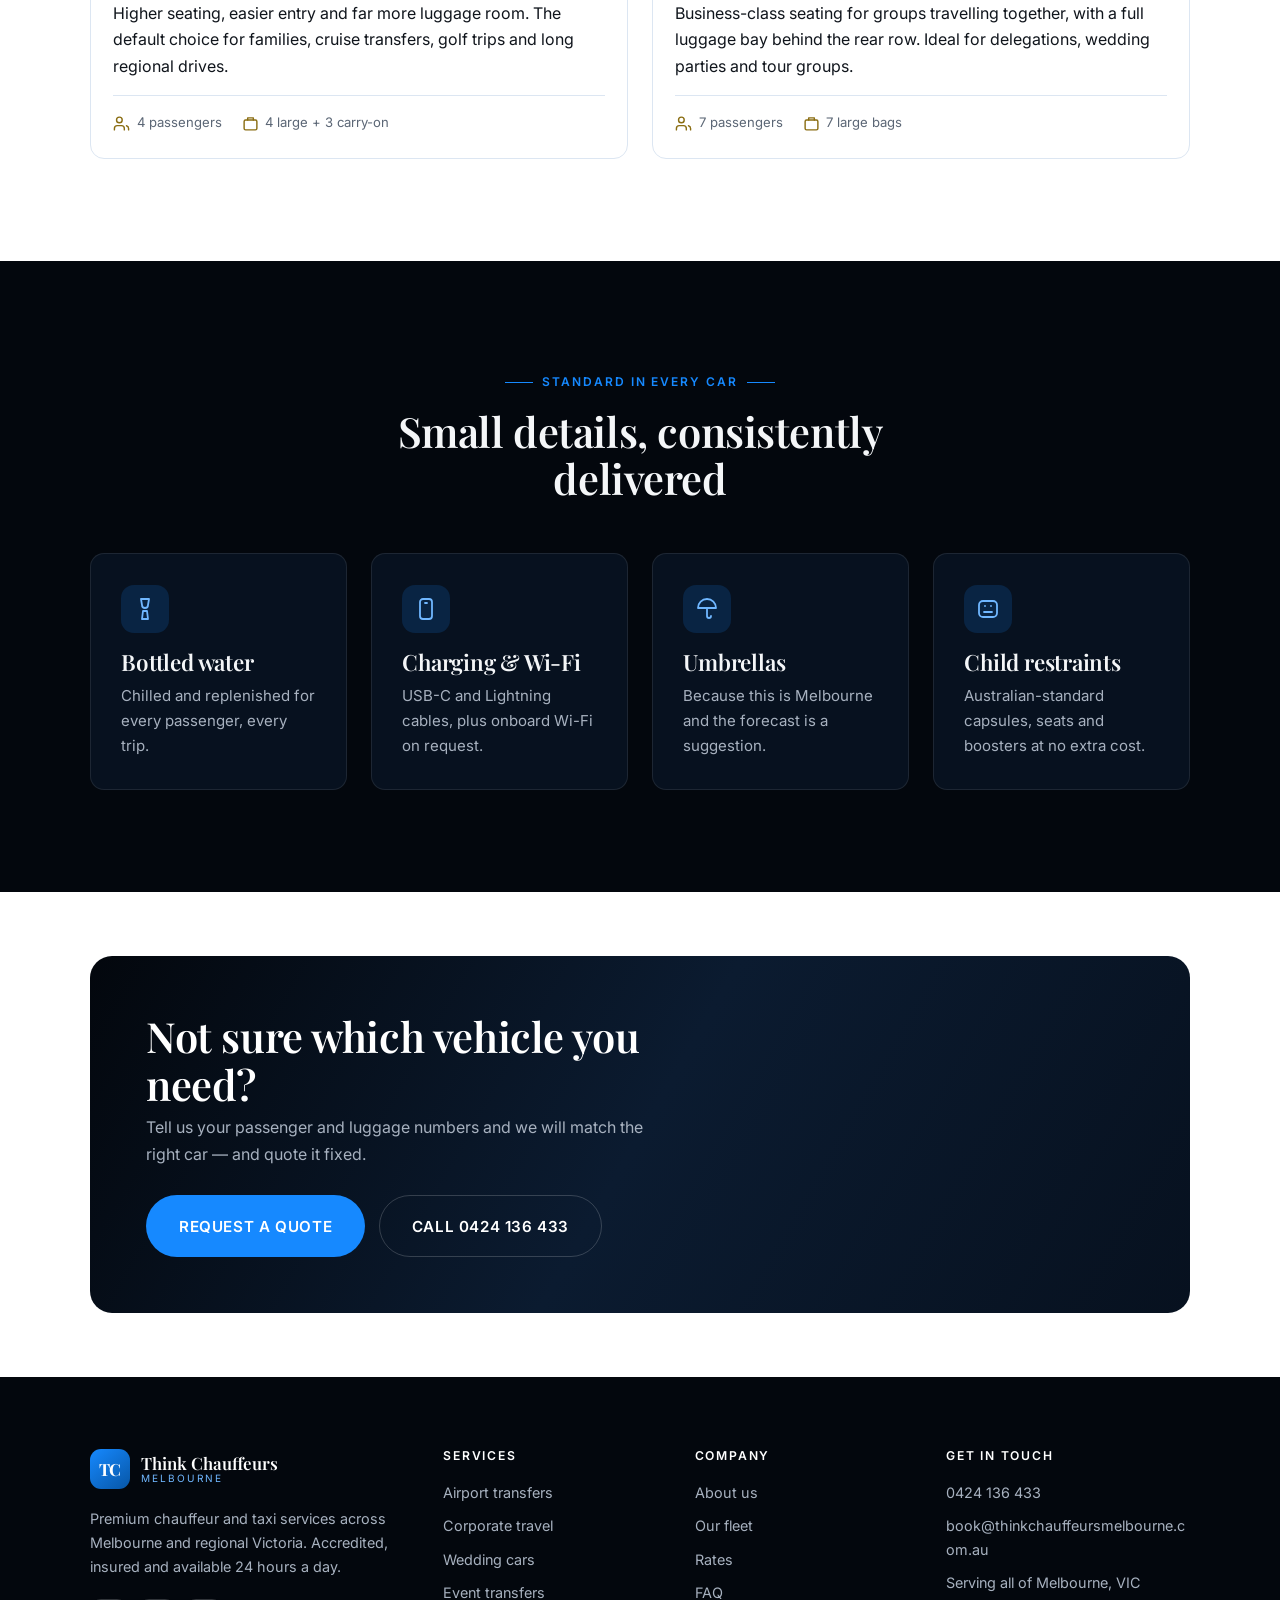
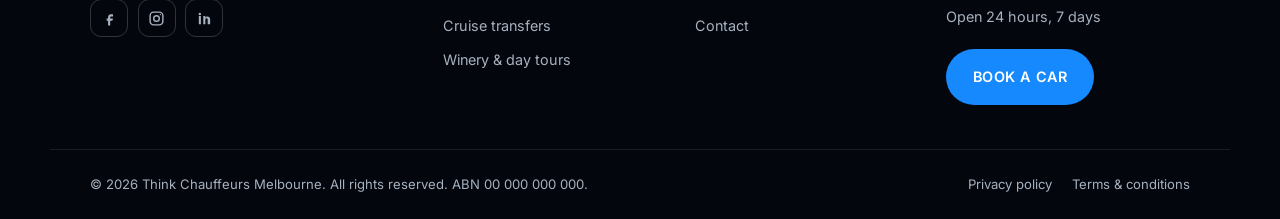
<file: fleet.html>
<!DOCTYPE html>
<html lang="en-AU">
<head>
<meta charset="utf-8">
<meta name="viewport" content="width=device-width, initial-scale=1">
<title>Our Fleet | Luxury Sedans, SUVs &amp; People Movers | Melbourne</title>
<meta name="description" content="Late-model Mercedes-Benz, BMW, Audi and Lexus sedans, SUVs and people movers for Melbourne chauffeur transfers. Passenger and luggage capacity for every vehicle class.">
<meta name="theme-color" content="#0b0f14">
<link rel="canonical" href="https://thinkchauffeursmelbourne.com.au/fleet.html">
<link rel="icon" href="data:image/svg+xml,<svg xmlns='http://www.w3.org/2000/svg' viewBox='0 0 100 100'><rect width='100' height='100' rx='22' fill='%230b0f14'/><text x='50' y='68' font-size='54' font-family='Georgia,serif' font-weight='700' fill='%23c9a227' text-anchor='middle'>T</text></svg>">
<link rel="preconnect" href="https://fonts.googleapis.com">
<link rel="preconnect" href="https://fonts.gstatic.com" crossorigin>
<link href="https://fonts.googleapis.com/css2?family=Inter:wght@400;500;600&family=Playfair+Display:ital,wght@0,500;0,600;1,500&display=swap" rel="stylesheet">
<link rel="stylesheet" href="assets/css/styles.css">
</head>
<body>
<a class="skip-link" href="#main">Skip to content</a>

<div class="topbar">
  <div class="wrap topbar__inner">
    <span class="topbar__note">
      <svg viewBox="0 0 24 24" fill="none" stroke="currentColor" stroke-width="2" stroke-linecap="round" stroke-linejoin="round" aria-hidden="true"><circle cx="12" cy="12" r="9"/><path d="M12 7v5l3 2"/></svg>
      Available 24 hours &middot; 7 days &middot; Melbourne &amp; regional Victoria
    </span>
    <div class="topbar__links">
      <a href="tel:+61424136433">0424 136 433</a>
      <a href="mailto:book@thinkchauffeursmelbourne.com.au">book@thinkchauffeursmelbourne.com.au</a>
    </div>
  </div>
</div>

<header class="site-header">
  <div class="wrap nav">
    <a class="brand" href="index.html" aria-label="Think Chauffeurs Melbourne — home">
      <span class="brand__mark" aria-hidden="true">TC</span>
      <span class="brand__text"><span class="brand__name">Think Chauffeurs</span><span class="brand__tag">Melbourne</span></span>
    </a>
    <nav id="nav-menu" class="nav__menu" aria-label="Primary">
      <a class="nav__link" href="index.html">Home</a>
      <a class="nav__link" href="services.html">Services</a>
      <a class="nav__link" href="fleet.html">Fleet</a>
      <a class="nav__link" href="index.html#rates">Rates</a>
      <a class="nav__link" href="about.html">About</a>
      <a class="nav__link" href="contact.html">Contact</a>
    </nav>
    <div class="nav__cta">
      <a class="btn btn--ghost" href="tel:+61424136433">0424 136 433</a>
      <a class="btn" href="contact.html#quote-form">Book now</a>
      <button class="nav__toggle" type="button" aria-expanded="false" aria-controls="nav-menu" aria-label="Toggle navigation"><span></span></button>
    </div>
  </div>
</header>

<main id="main">

<section class="page-head">
  <div class="wrap">
    <nav class="crumbs" aria-label="Breadcrumb">
      <a href="index.html">Home</a><span aria-hidden="true">/</span><span>Fleet</span>
    </nav>
    <h1>Our fleet</h1>
    <p>Every vehicle is under three years old, fully insured, strictly non-smoking and professionally
      detailed before each job. Bottled water, phone chargers and umbrellas come as standard.</p>
  </div>
</section>

<section class="section">
  <div class="wrap">
    <div class="grid grid--2">

      <article class="fleet-card reveal">
        <div class="fleet-card__media">
          <span class="fleet-card__tag">Most booked</span>
          <!-- Replace with a real photo: <img src="assets/img/executive-sedan.jpg" alt="Executive sedan"> -->
          <svg viewBox="0 0 320 140" fill="none" stroke="currentColor" stroke-width="4" stroke-linecap="round" stroke-linejoin="round" aria-hidden="true"><path d="M30 100c0-8 4-22 10-28 6-5 24-12 50-12h40c22 0 38 6 50 16l24 20"/><path d="M30 100h174"/><circle cx="86" cy="102" r="16"/><circle cx="212" cy="102" r="16"/><path d="M88 62h48M148 62h34c12 0 22 5 29 14h-63Z"/></svg>
        </div>
        <div class="fleet-card__body">
          <h3>Executive Sedan</h3>
          <p class="fleet-card__models">Mercedes-Benz E-Class &middot; BMW 5 Series &middot; Audi A6 &middot; Lexus ES 300h</p>
          <p>Our workhorse class and the best value for airport runs, point-to-point trips and daily
            corporate travel. Quiet cabin, leather trim and generous rear legroom.</p>
          <div class="spec-row">
            <span class="spec"><svg viewBox="0 0 24 24" fill="none" stroke="currentColor" stroke-width="2" stroke-linecap="round" stroke-linejoin="round" aria-hidden="true"><path d="M16 21v-2a4 4 0 0 0-4-4H6a4 4 0 0 0-4 4v2"/><circle cx="9" cy="7" r="4"/><path d="M22 21v-2a4 4 0 0 0-3-3.9"/></svg>3 passengers</span>
            <span class="spec"><svg viewBox="0 0 24 24" fill="none" stroke="currentColor" stroke-width="2" stroke-linecap="round" stroke-linejoin="round" aria-hidden="true"><rect x="3" y="7" width="18" height="14" rx="2"/><path d="M8 7V4h8v3"/></svg>2 large + 2 carry-on</span>
          </div>
        </div>
      </article>

      <article class="fleet-card reveal">
        <div class="fleet-card__media">
          <span class="fleet-card__tag">VIP</span>
          <svg viewBox="0 0 320 140" fill="none" stroke="currentColor" stroke-width="4" stroke-linecap="round" stroke-linejoin="round" aria-hidden="true"><path d="M26 96c0-10 4-26 12-33 7-6 26-13 54-13h42c24 0 42 7 56 18l26 22"/><path d="M26 96h190"/><circle cx="84" cy="100" r="17"/><circle cx="220" cy="100" r="17"/><path d="M86 52h52M150 52h36c13 0 24 6 32 16h-68Z"/></svg>
        </div>
        <div class="fleet-card__body">
          <h3>Luxury Sedan</h3>
          <p class="fleet-card__models">Mercedes-Benz S-Class &middot; BMW 7 Series &middot; Audi A8</p>
          <p>Flagship comfort for boards, VIPs and special occasions. Extended wheelbase, rear climate
            control, massaging seats and near-silent ride quality.</p>
          <div class="spec-row">
            <span class="spec"><svg viewBox="0 0 24 24" fill="none" stroke="currentColor" stroke-width="2" stroke-linecap="round" stroke-linejoin="round" aria-hidden="true"><path d="M16 21v-2a4 4 0 0 0-4-4H6a4 4 0 0 0-4 4v2"/><circle cx="9" cy="7" r="4"/><path d="M22 21v-2a4 4 0 0 0-3-3.9"/></svg>3 passengers</span>
            <span class="spec"><svg viewBox="0 0 24 24" fill="none" stroke="currentColor" stroke-width="2" stroke-linecap="round" stroke-linejoin="round" aria-hidden="true"><rect x="3" y="7" width="18" height="14" rx="2"/><path d="M8 7V4h8v3"/></svg>2 large + 2 carry-on</span>
          </div>
        </div>
      </article>

      <article class="fleet-card reveal">
        <div class="fleet-card__media">
          <span class="fleet-card__tag">Families</span>
          <svg viewBox="0 0 320 140" fill="none" stroke="currentColor" stroke-width="4" stroke-linecap="round" stroke-linejoin="round" aria-hidden="true"><path d="M28 98V64c0-8 6-16 16-18l40-8h68c20 0 36 8 48 20l24 24v16"/><path d="M28 98h196"/><circle cx="84" cy="102" r="17"/><circle cx="220" cy="102" r="17"/><path d="M88 44h56M156 44h30c12 0 22 6 30 16h-60Z"/></svg>
        </div>
        <div class="fleet-card__body">
          <h3>Luxury SUV</h3>
          <p class="fleet-card__models">Mercedes-Benz GLS &amp; GLE &middot; BMW X5 &middot; Audi Q7 &middot; Lexus RX</p>
          <p>Higher seating, easier entry and far more luggage room. The default choice for families,
            cruise transfers, golf trips and long regional drives.</p>
          <div class="spec-row">
            <span class="spec"><svg viewBox="0 0 24 24" fill="none" stroke="currentColor" stroke-width="2" stroke-linecap="round" stroke-linejoin="round" aria-hidden="true"><path d="M16 21v-2a4 4 0 0 0-4-4H6a4 4 0 0 0-4 4v2"/><circle cx="9" cy="7" r="4"/><path d="M22 21v-2a4 4 0 0 0-3-3.9"/></svg>4 passengers</span>
            <span class="spec"><svg viewBox="0 0 24 24" fill="none" stroke="currentColor" stroke-width="2" stroke-linecap="round" stroke-linejoin="round" aria-hidden="true"><rect x="3" y="7" width="18" height="14" rx="2"/><path d="M8 7V4h8v3"/></svg>4 large + 3 carry-on</span>
          </div>
        </div>
      </article>

      <article class="fleet-card reveal">
        <div class="fleet-card__media">
          <span class="fleet-card__tag">Groups</span>
          <svg viewBox="0 0 320 140" fill="none" stroke="currentColor" stroke-width="4" stroke-linecap="round" stroke-linejoin="round" aria-hidden="true"><path d="M30 100V54c0-9 7-16 16-16h150c10 0 20 5 26 13l20 26v23"/><path d="M30 100h212"/><circle cx="88" cy="104" r="17"/><circle cx="216" cy="104" r="17"/><path d="M60 42v26M110 42v26M160 42v26"/></svg>
        </div>
        <div class="fleet-card__body">
          <h3>People Mover</h3>
          <p class="fleet-card__models">Mercedes-Benz V-Class &middot; Toyota Granvia &middot; Hyundai Staria</p>
          <p>Business-class seating for groups travelling together, with a full luggage bay behind the
            rear row. Ideal for delegations, wedding parties and tour groups.</p>
          <div class="spec-row">
            <span class="spec"><svg viewBox="0 0 24 24" fill="none" stroke="currentColor" stroke-width="2" stroke-linecap="round" stroke-linejoin="round" aria-hidden="true"><path d="M16 21v-2a4 4 0 0 0-4-4H6a4 4 0 0 0-4 4v2"/><circle cx="9" cy="7" r="4"/><path d="M22 21v-2a4 4 0 0 0-3-3.9"/></svg>7 passengers</span>
            <span class="spec"><svg viewBox="0 0 24 24" fill="none" stroke="currentColor" stroke-width="2" stroke-linecap="round" stroke-linejoin="round" aria-hidden="true"><rect x="3" y="7" width="18" height="14" rx="2"/><path d="M8 7V4h8v3"/></svg>7 large bags</span>
          </div>
        </div>
      </article>

    </div>
  </div>
</section>

<section class="section section--dark">
  <div class="wrap">
    <div class="section-head section-head--center">
      <span class="eyebrow">Standard in every car</span>
      <h2>Small details, consistently delivered</h2>
    </div>
    <div class="grid grid--4">
      <div class="card reveal">
        <span class="card__icon"><svg viewBox="0 0 24 24" fill="none" stroke="currentColor" stroke-width="1.8" stroke-linecap="round" stroke-linejoin="round" aria-hidden="true"><path d="M8 2h8l-1 6a3 3 0 0 1-6 0Z"/><path d="M9 22h6l-1-8h-4Z"/></svg></span>
        <h3>Bottled water</h3><p>Chilled and replenished for every passenger, every trip.</p>
      </div>
      <div class="card reveal">
        <span class="card__icon"><svg viewBox="0 0 24 24" fill="none" stroke="currentColor" stroke-width="1.8" stroke-linecap="round" stroke-linejoin="round" aria-hidden="true"><rect x="6" y="2" width="12" height="20" rx="3"/><path d="M11 6h2"/></svg></span>
        <h3>Charging &amp; Wi-Fi</h3><p>USB-C and Lightning cables, plus onboard Wi-Fi on request.</p>
      </div>
      <div class="card reveal">
        <span class="card__icon"><svg viewBox="0 0 24 24" fill="none" stroke="currentColor" stroke-width="1.8" stroke-linecap="round" stroke-linejoin="round" aria-hidden="true"><path d="M12 2a9 9 0 0 0-9 9h18a9 9 0 0 0-9-9Z"/><path d="M12 11v8a2 2 0 0 0 4 0"/></svg></span>
        <h3>Umbrellas</h3><p>Because this is Melbourne and the forecast is a suggestion.</p>
      </div>
      <div class="card reveal">
        <span class="card__icon"><svg viewBox="0 0 24 24" fill="none" stroke="currentColor" stroke-width="1.8" stroke-linecap="round" stroke-linejoin="round" aria-hidden="true"><path d="M8 15h8M9 9h.01M15 9h.01"/><rect x="3" y="4" width="18" height="16" rx="4"/></svg></span>
        <h3>Child restraints</h3><p>Australian-standard capsules, seats and boosters at no extra cost.</p>
      </div>
    </div>
  </div>
</section>

<section class="section section--tight">
  <div class="wrap">
    <div class="cta-band reveal">
      <div class="cta-band__text">
        <h2>Not sure which vehicle you need?</h2>
        <p>Tell us your passenger and luggage numbers and we will match the right car — and quote it fixed.</p>
      </div>
      <div class="btn-row">
        <a class="btn btn--lg" href="contact.html#quote-form">Request a quote</a>
        <a class="btn btn--ghost btn--lg" href="tel:+61424136433">Call 0424 136 433</a>
      </div>
    </div>
  </div>
</section>

</main>

<footer class="site-footer">
  <div class="wrap footer-grid">
    <div class="footer-brand">
      <a class="brand" href="index.html">
        <span class="brand__mark" aria-hidden="true">TC</span>
        <span class="brand__text"><span class="brand__name">Think Chauffeurs</span><span class="brand__tag">Melbourne</span></span>
      </a>
      <p>Premium chauffeur and taxi services across Melbourne and regional Victoria. Accredited,
        insured and available 24 hours a day.</p>
      <div class="social">
        <a href="#" aria-label="Facebook"><svg viewBox="0 0 24 24" fill="currentColor" aria-hidden="true"><path d="M14 9h3V6h-3c-2.2 0-4 1.8-4 4v2H8v3h2v7h3v-7h3l1-3h-4v-2c0-.6.4-1 1-1Z"/></svg></a>
        <a href="#" aria-label="Instagram"><svg viewBox="0 0 24 24" fill="none" stroke="currentColor" stroke-width="2" aria-hidden="true"><rect x="3" y="3" width="18" height="18" rx="5"/><circle cx="12" cy="12" r="4"/><circle cx="17.5" cy="6.5" r="1" fill="currentColor" stroke="none"/></svg></a>
        <a href="#" aria-label="LinkedIn"><svg viewBox="0 0 24 24" fill="currentColor" aria-hidden="true"><path d="M6.9 8.5H4V20h2.9V8.5ZM5.4 4a1.7 1.7 0 1 0 0 3.4 1.7 1.7 0 0 0 0-3.4ZM20 13.6c0-3-1.6-4.4-3.8-4.4-1.7 0-2.5.9-3 1.6V8.5H10.3V20h2.9v-6.2c0-1.3.6-2.1 1.7-2.1s1.6.8 1.6 2.1V20H20v-6.4Z"/></svg></a>
      </div>
    </div>
    <div>
      <h4>Services</h4>
      <ul class="footer-links">
        <li><a href="services.html#airport">Airport transfers</a></li>
        <li><a href="services.html#corporate">Corporate travel</a></li>
        <li><a href="services.html#wedding">Wedding cars</a></li>
        <li><a href="services.html#events">Event transfers</a></li>
        <li><a href="services.html#cruise">Cruise transfers</a></li>
        <li><a href="services.html#tours">Winery &amp; day tours</a></li>
      </ul>
    </div>
    <div>
      <h4>Company</h4>
      <ul class="footer-links">
        <li><a href="about.html">About us</a></li>
        <li><a href="fleet.html">Our fleet</a></li>
        <li><a href="index.html#rates">Rates</a></li>
        <li><a href="index.html#faq">FAQ</a></li>
        <li><a href="contact.html">Contact</a></li>
      </ul>
    </div>
    <div>
      <h4>Get in touch</h4>
      <ul class="footer-links">
        <li><a href="tel:+61424136433">0424 136 433</a></li>
        <li><a href="mailto:book@thinkchauffeursmelbourne.com.au">book@thinkchauffeursmelbourne.com.au</a></li>
        <li>Serving all of Melbourne, VIC</li>
        <li>Open 24 hours, 7 days</li>
      </ul>
      <a class="btn mt-2" href="contact.html#quote-form">Book a car</a>
    </div>
  </div>
  <div class="wrap footer-bottom">
    <p class="mb-0">&copy; <span data-year>2026</span> Think Chauffeurs Melbourne. All rights reserved. ABN 00 000 000 000.</p>
    <nav aria-label="Legal">
      <a href="privacy.html">Privacy policy</a>
      <a href="terms.html">Terms &amp; conditions</a>
    </nav>
  </div>
</footer>

<div class="callbar">
  <a class="btn btn--ghost" href="tel:+61424136433">Call now</a>
  <a class="btn" href="contact.html#quote-form">Get a quote</a>
</div>

<script src="assets/js/main.js" defer></script>
</body>
</html>
</file>
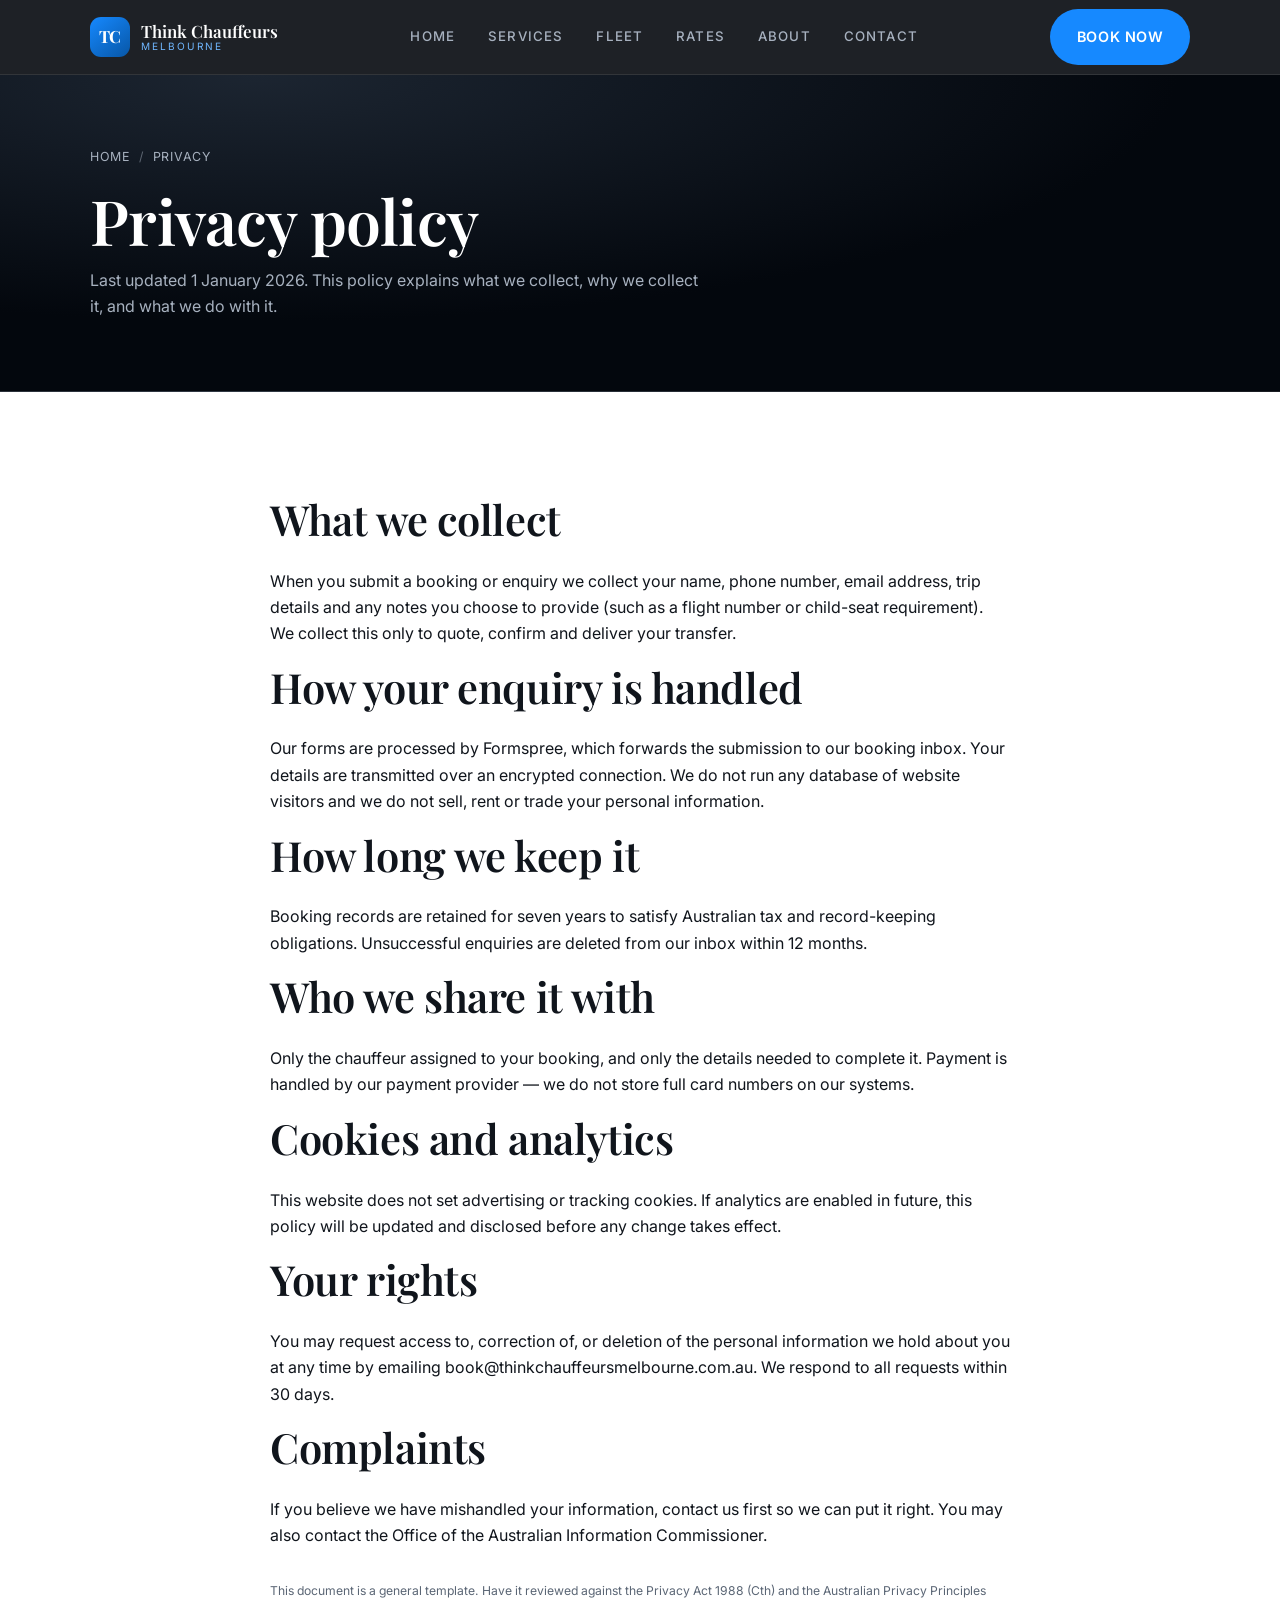
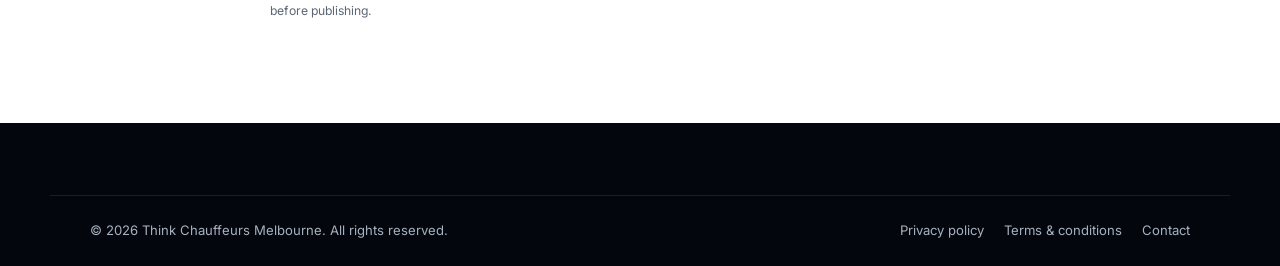
<file: privacy.html>
<!DOCTYPE html>
<html lang="en-AU">
<head>
<meta charset="utf-8">
<meta name="viewport" content="width=device-width, initial-scale=1">
<title>Privacy Policy | Think Chauffeurs Melbourne</title>
<meta name="description" content="How Think Chauffeurs Melbourne collects, uses and protects your personal information.">
<meta name="robots" content="noindex, follow">
<meta name="theme-color" content="#0b0f14">
<link rel="canonical" href="https://thinkchauffeursmelbourne.com.au/privacy.html">
<link rel="icon" href="data:image/svg+xml,<svg xmlns='http://www.w3.org/2000/svg' viewBox='0 0 100 100'><rect width='100' height='100' rx='22' fill='%230b0f14'/><text x='50' y='68' font-size='54' font-family='Georgia,serif' font-weight='700' fill='%23c9a227' text-anchor='middle'>T</text></svg>">
<link rel="preconnect" href="https://fonts.googleapis.com">
<link rel="preconnect" href="https://fonts.gstatic.com" crossorigin>
<link href="https://fonts.googleapis.com/css2?family=Inter:wght@400;500;600&family=Playfair+Display:ital,wght@0,500;0,600;1,500&display=swap" rel="stylesheet">
<link rel="stylesheet" href="assets/css/styles.css">
</head>
<body>
<a class="skip-link" href="#main">Skip to content</a>

<header class="site-header">
  <div class="wrap nav">
    <a class="brand" href="index.html" aria-label="Think Chauffeurs Melbourne — home">
      <span class="brand__mark" aria-hidden="true">TC</span>
      <span class="brand__text"><span class="brand__name">Think Chauffeurs</span><span class="brand__tag">Melbourne</span></span>
    </a>
    <nav id="nav-menu" class="nav__menu" aria-label="Primary">
      <a class="nav__link" href="index.html">Home</a>
      <a class="nav__link" href="services.html">Services</a>
      <a class="nav__link" href="fleet.html">Fleet</a>
      <a class="nav__link" href="index.html#rates">Rates</a>
      <a class="nav__link" href="about.html">About</a>
      <a class="nav__link" href="contact.html">Contact</a>
    </nav>
    <div class="nav__cta">
      <a class="btn" href="contact.html#quote-form">Book now</a>
      <button class="nav__toggle" type="button" aria-expanded="false" aria-controls="nav-menu" aria-label="Toggle navigation"><span></span></button>
    </div>
  </div>
</header>

<main id="main">
<section class="page-head">
  <div class="wrap">
    <nav class="crumbs" aria-label="Breadcrumb"><a href="index.html">Home</a><span aria-hidden="true">/</span><span>Privacy</span></nav>
    <h1>Privacy policy</h1>
    <p>Last updated 1 January 2026. This policy explains what we collect, why we collect it, and what
      we do with it.</p>
  </div>
</section>

<section class="section">
  <div class="wrap" style="max-width:820px">
    <h2>What we collect</h2>
    <p>When you submit a booking or enquiry we collect your name, phone number, email address, trip
      details and any notes you choose to provide (such as a flight number or child-seat requirement).
      We collect this only to quote, confirm and deliver your transfer.</p>

    <h2>How your enquiry is handled</h2>
    <p>Our forms are processed by Formspree, which forwards the submission to our booking inbox. Your
      details are transmitted over an encrypted connection. We do not run any database of website
      visitors and we do not sell, rent or trade your personal information.</p>

    <h2>How long we keep it</h2>
    <p>Booking records are retained for seven years to satisfy Australian tax and record-keeping
      obligations. Unsuccessful enquiries are deleted from our inbox within 12 months.</p>

    <h2>Who we share it with</h2>
    <p>Only the chauffeur assigned to your booking, and only the details needed to complete it. Payment
      is handled by our payment provider — we do not store full card numbers on our systems.</p>

    <h2>Cookies and analytics</h2>
    <p>This website does not set advertising or tracking cookies. If analytics are enabled in future,
      this policy will be updated and disclosed before any change takes effect.</p>

    <h2>Your rights</h2>
    <p>You may request access to, correction of, or deletion of the personal information we hold about
      you at any time by emailing
      <a href="mailto:book@thinkchauffeursmelbourne.com.au">book@thinkchauffeursmelbourne.com.au</a>.
      We respond to all requests within 30 days.</p>

    <h2>Complaints</h2>
    <p>If you believe we have mishandled your information, contact us first so we can put it right. You
      may also contact the Office of the Australian Information Commissioner.</p>

    <p class="form-note mt-3" style="text-align:left">This document is a general template. Have it
      reviewed against the Privacy Act 1988 (Cth) and the Australian Privacy Principles before
      publishing.</p>
  </div>
</section>
</main>

<footer class="site-footer">
  <div class="wrap footer-bottom">
    <p class="mb-0">&copy; <span data-year>2026</span> Think Chauffeurs Melbourne. All rights reserved.</p>
    <nav aria-label="Legal">
      <a href="privacy.html">Privacy policy</a>
      <a href="terms.html">Terms &amp; conditions</a>
      <a href="contact.html">Contact</a>
    </nav>
  </div>
</footer>

<script src="assets/js/main.js" defer></script>
</body>
</html>
</file>
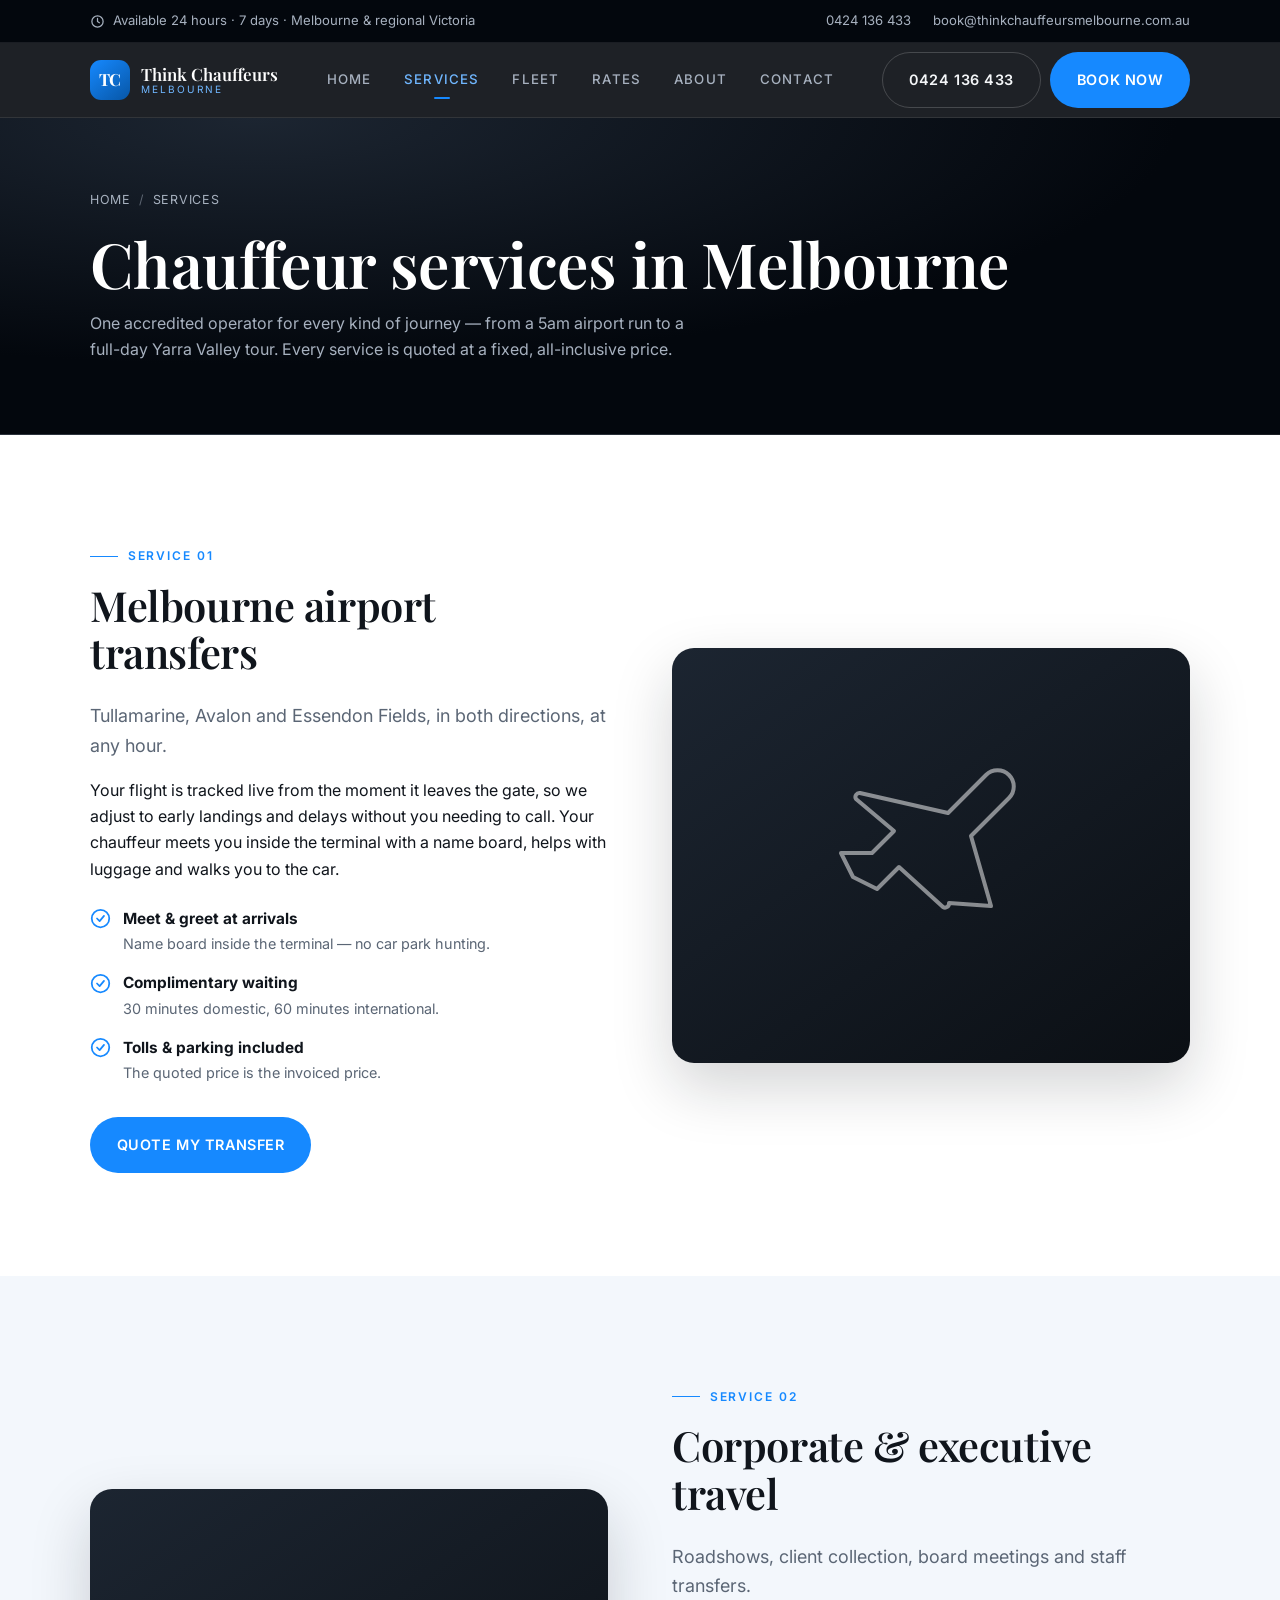
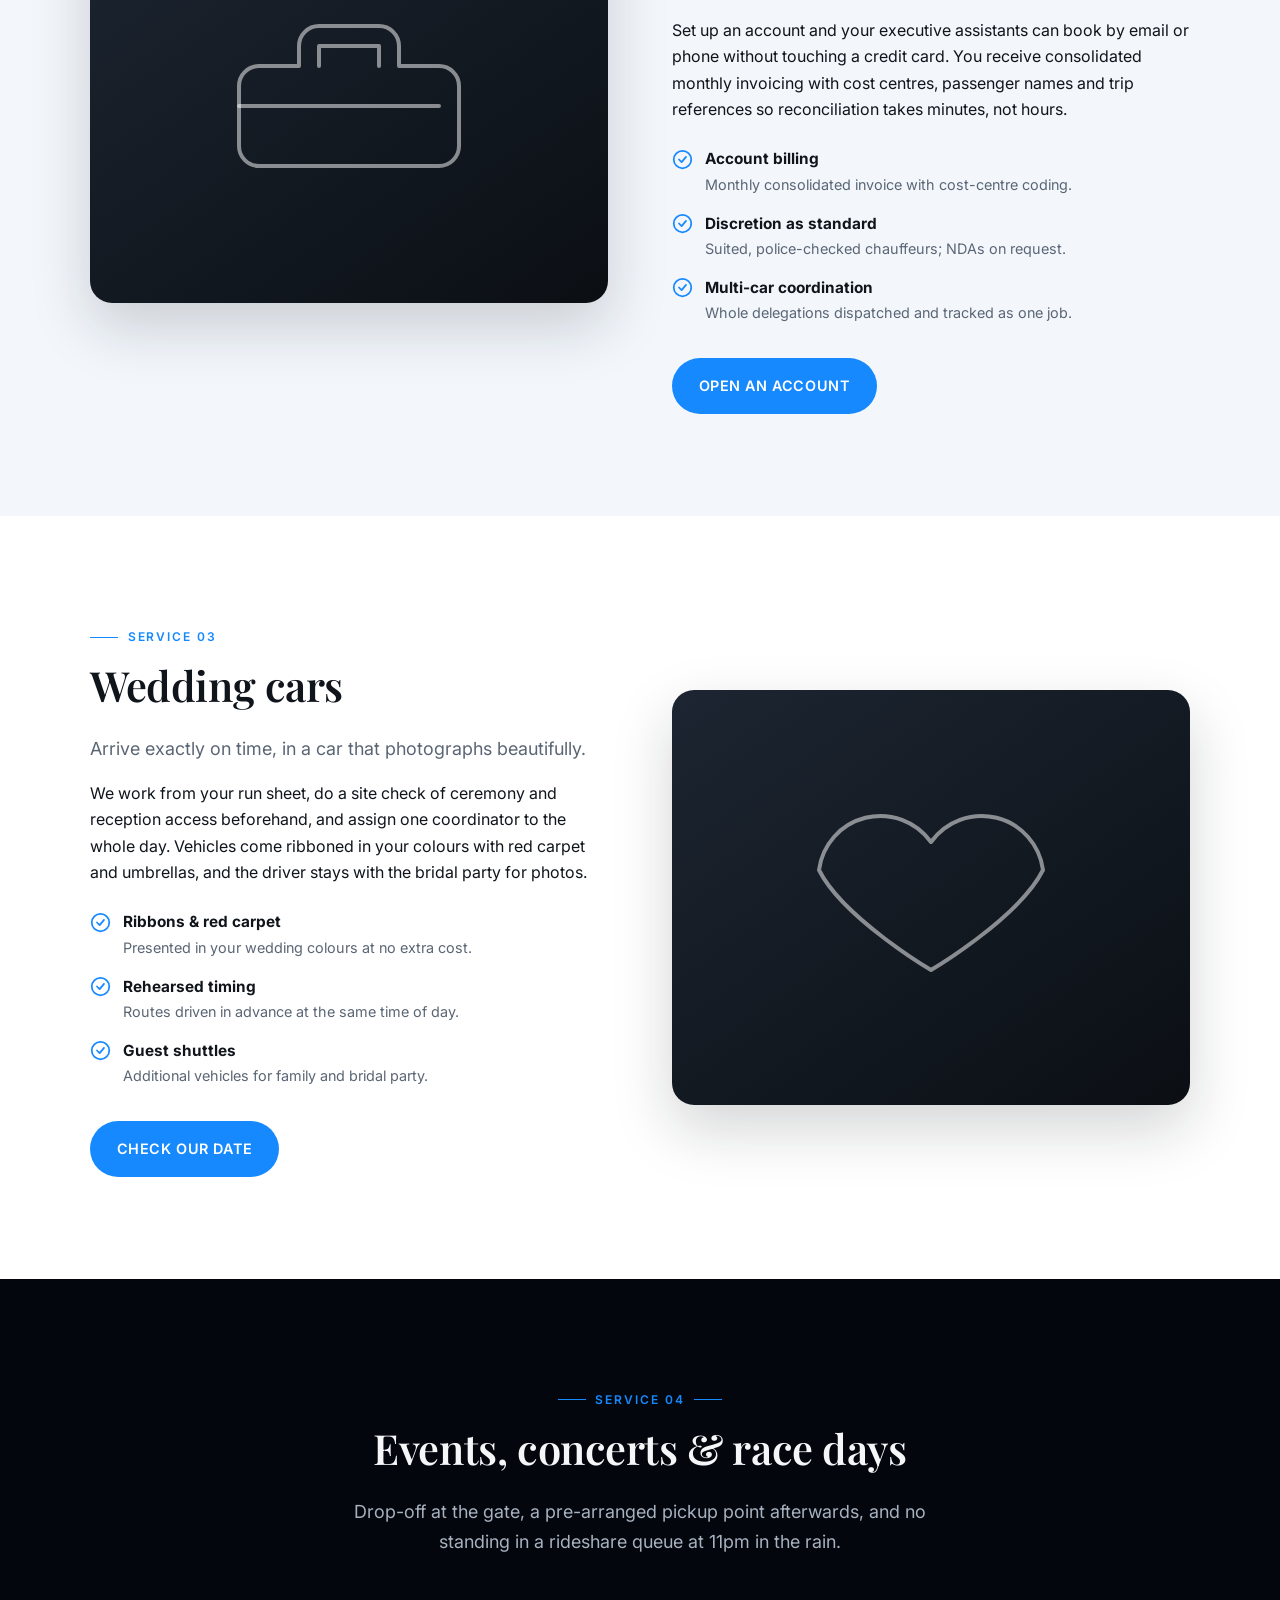
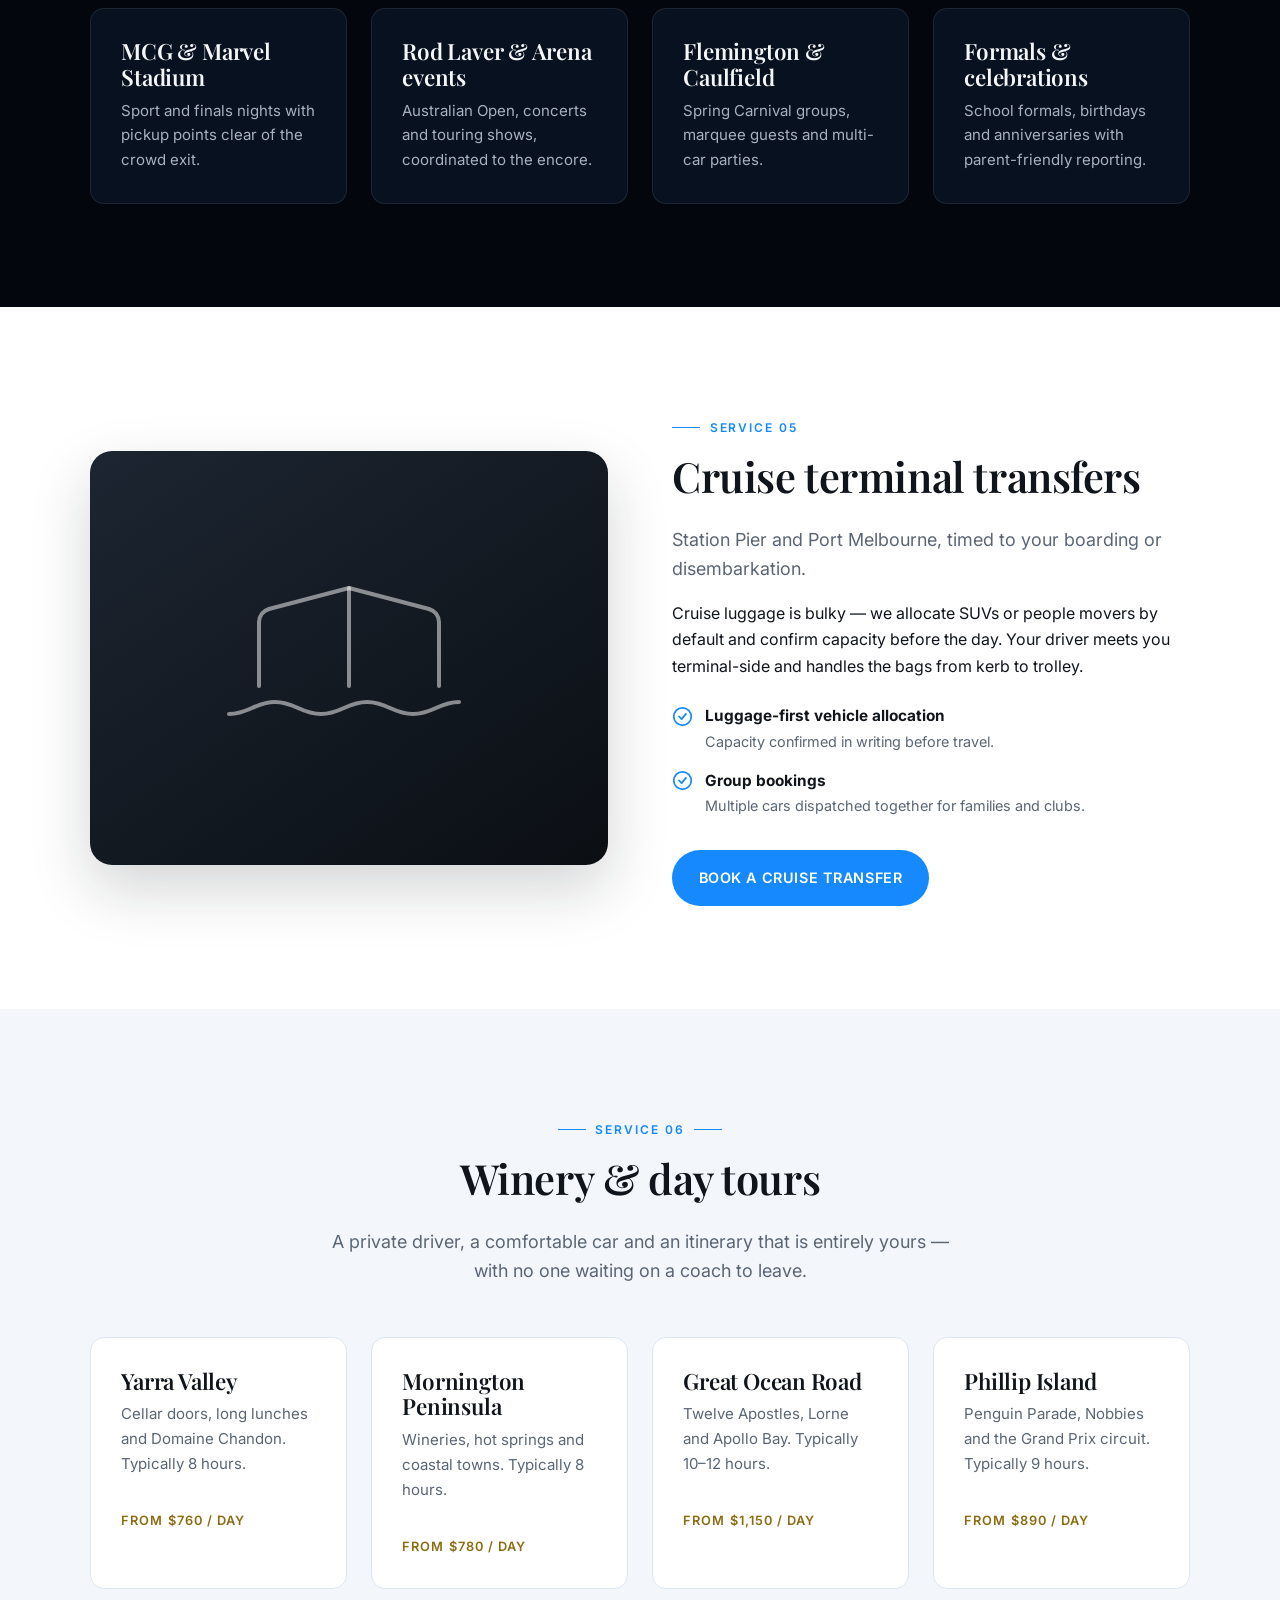
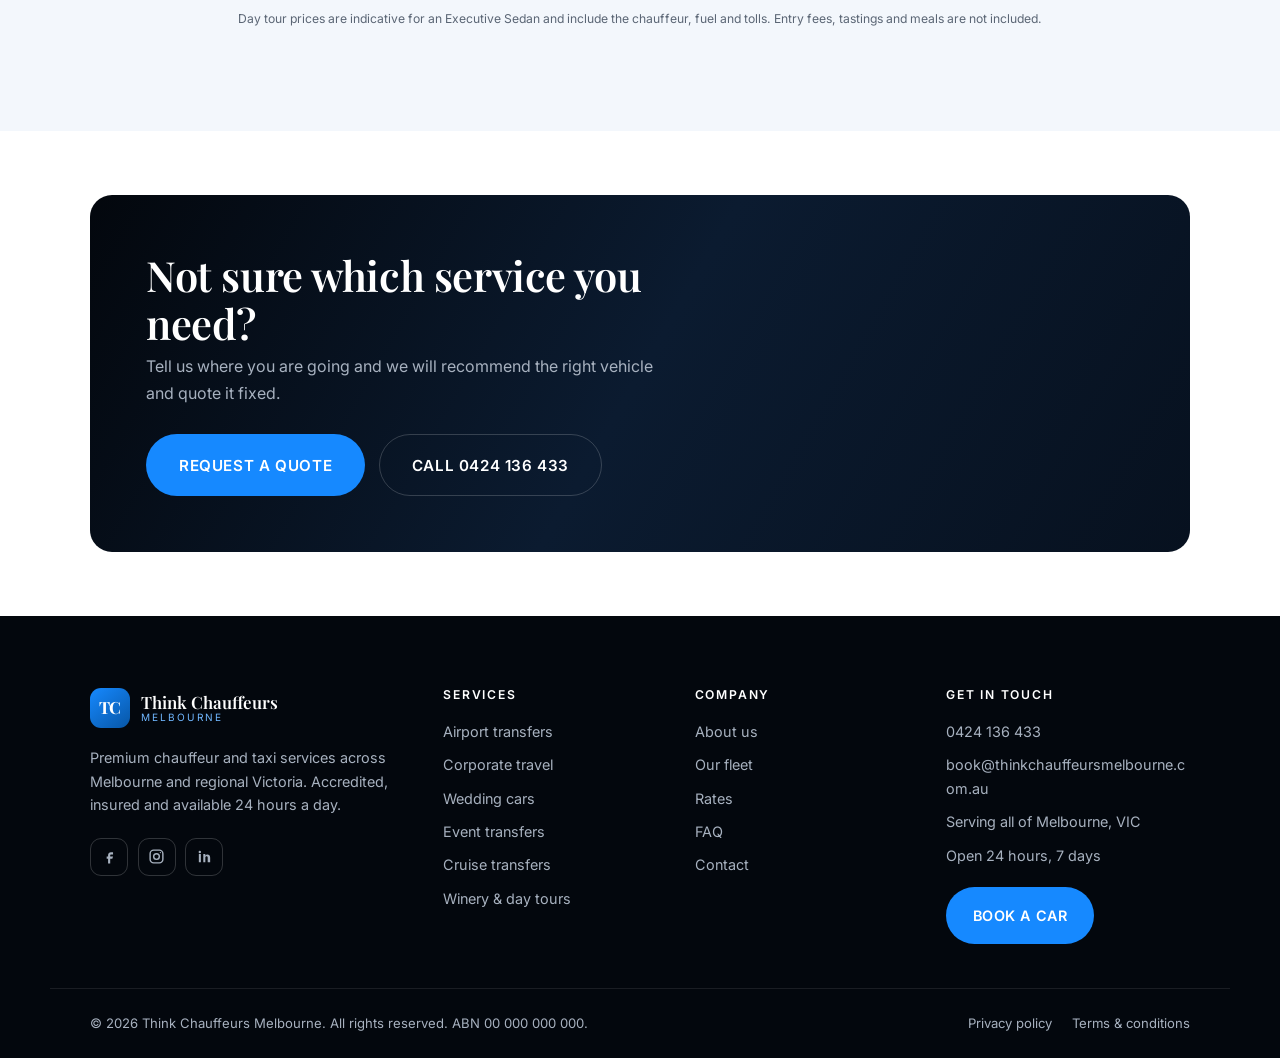
<file: services.html>
<!DOCTYPE html>
<html lang="en-AU">
<head>
<meta charset="utf-8">
<meta name="viewport" content="width=device-width, initial-scale=1">
<title>Our Services | Airport, Corporate &amp; Wedding Chauffeurs Melbourne</title>
<meta name="description" content="Melbourne chauffeur services: airport transfers with flight tracking, corporate travel with account billing, weddings, events, cruise transfers and winery tours. Fixed all-inclusive pricing.">
<meta name="theme-color" content="#0b0f14">
<link rel="canonical" href="https://thinkchauffeursmelbourne.com.au/services.html">
<link rel="icon" href="data:image/svg+xml,<svg xmlns='http://www.w3.org/2000/svg' viewBox='0 0 100 100'><rect width='100' height='100' rx='22' fill='%230b0f14'/><text x='50' y='68' font-size='54' font-family='Georgia,serif' font-weight='700' fill='%23c9a227' text-anchor='middle'>T</text></svg>">
<link rel="preconnect" href="https://fonts.googleapis.com">
<link rel="preconnect" href="https://fonts.gstatic.com" crossorigin>
<link href="https://fonts.googleapis.com/css2?family=Inter:wght@400;500;600&family=Playfair+Display:ital,wght@0,500;0,600;1,500&display=swap" rel="stylesheet">
<link rel="stylesheet" href="assets/css/styles.css">
</head>
<body>
<a class="skip-link" href="#main">Skip to content</a>

<div class="topbar">
  <div class="wrap topbar__inner">
    <span class="topbar__note">
      <svg viewBox="0 0 24 24" fill="none" stroke="currentColor" stroke-width="2" stroke-linecap="round" stroke-linejoin="round" aria-hidden="true"><circle cx="12" cy="12" r="9"/><path d="M12 7v5l3 2"/></svg>
      Available 24 hours &middot; 7 days &middot; Melbourne &amp; regional Victoria
    </span>
    <div class="topbar__links">
      <a href="tel:+61424136433">0424 136 433</a>
      <a href="mailto:book@thinkchauffeursmelbourne.com.au">book@thinkchauffeursmelbourne.com.au</a>
    </div>
  </div>
</div>

<header class="site-header">
  <div class="wrap nav">
    <a class="brand" href="index.html" aria-label="Think Chauffeurs Melbourne — home">
      <span class="brand__mark" aria-hidden="true">TC</span>
      <span class="brand__text">
        <span class="brand__name">Think Chauffeurs</span>
        <span class="brand__tag">Melbourne</span>
      </span>
    </a>
    <nav id="nav-menu" class="nav__menu" aria-label="Primary">
      <a class="nav__link" href="index.html">Home</a>
      <a class="nav__link" href="services.html">Services</a>
      <a class="nav__link" href="fleet.html">Fleet</a>
      <a class="nav__link" href="index.html#rates">Rates</a>
      <a class="nav__link" href="about.html">About</a>
      <a class="nav__link" href="contact.html">Contact</a>
    </nav>
    <div class="nav__cta">
      <a class="btn btn--ghost" href="tel:+61424136433">0424 136 433</a>
      <a class="btn" href="contact.html#quote-form">Book now</a>
      <button class="nav__toggle" type="button" aria-expanded="false" aria-controls="nav-menu" aria-label="Toggle navigation"><span></span></button>
    </div>
  </div>
</header>

<main id="main">

<section class="page-head">
  <div class="wrap">
    <nav class="crumbs" aria-label="Breadcrumb">
      <a href="index.html">Home</a><span aria-hidden="true">/</span><span>Services</span>
    </nav>
    <h1>Chauffeur services in Melbourne</h1>
    <p>One accredited operator for every kind of journey — from a 5am airport run to a full-day
      Yarra Valley tour. Every service is quoted at a fixed, all-inclusive price.</p>
  </div>
</section>

<!-- Airport -->
<section class="section" id="airport">
  <div class="wrap split">
    <div>
      <span class="eyebrow">Service 01</span>
      <h2>Melbourne airport transfers</h2>
      <p class="lede">Tullamarine, Avalon and Essendon Fields, in both directions, at any hour.</p>
      <p>Your flight is tracked live from the moment it leaves the gate, so we adjust to early landings
        and delays without you needing to call. Your chauffeur meets you inside the terminal with a name
        board, helps with luggage and walks you to the car.</p>
      <ul class="check-list">
        <li><svg viewBox="0 0 24 24" fill="none" stroke="currentColor" stroke-width="2" stroke-linecap="round" stroke-linejoin="round" aria-hidden="true"><circle cx="12" cy="12" r="10"/><path d="m8 12 3 3 5-6"/></svg><div><strong>Meet &amp; greet at arrivals</strong><span>Name board inside the terminal — no car park hunting.</span></div></li>
        <li><svg viewBox="0 0 24 24" fill="none" stroke="currentColor" stroke-width="2" stroke-linecap="round" stroke-linejoin="round" aria-hidden="true"><circle cx="12" cy="12" r="10"/><path d="m8 12 3 3 5-6"/></svg><div><strong>Complimentary waiting</strong><span>30 minutes domestic, 60 minutes international.</span></div></li>
        <li><svg viewBox="0 0 24 24" fill="none" stroke="currentColor" stroke-width="2" stroke-linecap="round" stroke-linejoin="round" aria-hidden="true"><circle cx="12" cy="12" r="10"/><path d="m8 12 3 3 5-6"/></svg><div><strong>Tolls &amp; parking included</strong><span>The quoted price is the invoiced price.</span></div></li>
      </ul>
      <div class="btn-row mt-3"><a class="btn" href="contact.html#quote-form">Quote my transfer</a></div>
    </div>
    <div class="frame reveal">
      <svg viewBox="0 0 300 200" fill="none" stroke="currentColor" stroke-width="4" stroke-linecap="round" stroke-linejoin="round" aria-hidden="true"><path d="M210 150 190 80l38-38a16 16 0 0 0-23-23l-38 38-88-20a4 4 0 0 0-4 6l38 32-22 22H60l12 24 24 12 22-22 44 40a4 4 0 0 0 6-4Z"/></svg>
    </div>
  </div>
</section>

<!-- Corporate -->
<section class="section section--alt" id="corporate">
  <div class="wrap split">
    <div class="frame reveal" style="order:-1">
      <svg viewBox="0 0 300 200" fill="none" stroke="currentColor" stroke-width="4" stroke-linecap="round" stroke-linejoin="round" aria-hidden="true"><path d="M240 70h-40V50a20 20 0 0 0-20-20h-60a20 20 0 0 0-20 20v20H60a20 20 0 0 0-20 20v60a20 20 0 0 0 20 20h180a20 20 0 0 0 20-20V90a20 20 0 0 0-20-20Z"/><path d="M120 70V50h60v20M40 110h200"/></svg>
    </div>
    <div>
      <span class="eyebrow">Service 02</span>
      <h2>Corporate &amp; executive travel</h2>
      <p class="lede">Roadshows, client collection, board meetings and staff transfers.</p>
      <p>Set up an account and your executive assistants can book by email or phone without touching a
        credit card. You receive consolidated monthly invoicing with cost centres, passenger names and
        trip references so reconciliation takes minutes, not hours.</p>
      <ul class="check-list">
        <li><svg viewBox="0 0 24 24" fill="none" stroke="currentColor" stroke-width="2" stroke-linecap="round" stroke-linejoin="round" aria-hidden="true"><circle cx="12" cy="12" r="10"/><path d="m8 12 3 3 5-6"/></svg><div><strong>Account billing</strong><span>Monthly consolidated invoice with cost-centre coding.</span></div></li>
        <li><svg viewBox="0 0 24 24" fill="none" stroke="currentColor" stroke-width="2" stroke-linecap="round" stroke-linejoin="round" aria-hidden="true"><circle cx="12" cy="12" r="10"/><path d="m8 12 3 3 5-6"/></svg><div><strong>Discretion as standard</strong><span>Suited, police-checked chauffeurs; NDAs on request.</span></div></li>
        <li><svg viewBox="0 0 24 24" fill="none" stroke="currentColor" stroke-width="2" stroke-linecap="round" stroke-linejoin="round" aria-hidden="true"><circle cx="12" cy="12" r="10"/><path d="m8 12 3 3 5-6"/></svg><div><strong>Multi-car coordination</strong><span>Whole delegations dispatched and tracked as one job.</span></div></li>
      </ul>
      <div class="btn-row mt-3"><a class="btn" href="contact.html#quote-form">Open an account</a></div>
    </div>
  </div>
</section>

<!-- Wedding -->
<section class="section" id="wedding">
  <div class="wrap split">
    <div>
      <span class="eyebrow">Service 03</span>
      <h2>Wedding cars</h2>
      <p class="lede">Arrive exactly on time, in a car that photographs beautifully.</p>
      <p>We work from your run sheet, do a site check of ceremony and reception access beforehand, and
        assign one coordinator to the whole day. Vehicles come ribboned in your colours with red carpet
        and umbrellas, and the driver stays with the bridal party for photos.</p>
      <ul class="check-list">
        <li><svg viewBox="0 0 24 24" fill="none" stroke="currentColor" stroke-width="2" stroke-linecap="round" stroke-linejoin="round" aria-hidden="true"><circle cx="12" cy="12" r="10"/><path d="m8 12 3 3 5-6"/></svg><div><strong>Ribbons &amp; red carpet</strong><span>Presented in your wedding colours at no extra cost.</span></div></li>
        <li><svg viewBox="0 0 24 24" fill="none" stroke="currentColor" stroke-width="2" stroke-linecap="round" stroke-linejoin="round" aria-hidden="true"><circle cx="12" cy="12" r="10"/><path d="m8 12 3 3 5-6"/></svg><div><strong>Rehearsed timing</strong><span>Routes driven in advance at the same time of day.</span></div></li>
        <li><svg viewBox="0 0 24 24" fill="none" stroke="currentColor" stroke-width="2" stroke-linecap="round" stroke-linejoin="round" aria-hidden="true"><circle cx="12" cy="12" r="10"/><path d="m8 12 3 3 5-6"/></svg><div><strong>Guest shuttles</strong><span>Additional vehicles for family and bridal party.</span></div></li>
      </ul>
      <div class="btn-row mt-3"><a class="btn" href="contact.html#quote-form">Check our date</a></div>
    </div>
    <div class="frame reveal">
      <svg viewBox="0 0 300 200" fill="none" stroke="currentColor" stroke-width="4" stroke-linecap="round" stroke-linejoin="round" aria-hidden="true"><path d="M150 172s-88-52-112-100A62 62 0 0 1 150 44a62 62 0 0 1 112 28c-24 48-112 100-112 100Z"/></svg>
    </div>
  </div>
</section>

<!-- Events -->
<section class="section section--dark" id="events">
  <div class="wrap">
    <div class="section-head section-head--center">
      <span class="eyebrow">Service 04</span>
      <h2>Events, concerts &amp; race days</h2>
      <p class="lede">Drop-off at the gate, a pre-arranged pickup point afterwards, and no standing in a
        rideshare queue at 11pm in the rain.</p>
    </div>
    <div class="grid grid--4">
      <div class="card reveal"><h3>MCG &amp; Marvel Stadium</h3><p>Sport and finals nights with pickup points clear of the crowd exit.</p></div>
      <div class="card reveal"><h3>Rod Laver &amp; Arena events</h3><p>Australian Open, concerts and touring shows, coordinated to the encore.</p></div>
      <div class="card reveal"><h3>Flemington &amp; Caulfield</h3><p>Spring Carnival groups, marquee guests and multi-car parties.</p></div>
      <div class="card reveal"><h3>Formals &amp; celebrations</h3><p>School formals, birthdays and anniversaries with parent-friendly reporting.</p></div>
    </div>
  </div>
</section>

<!-- Cruise -->
<section class="section" id="cruise">
  <div class="wrap split">
    <div class="frame reveal" style="order:-1">
      <svg viewBox="0 0 300 200" fill="none" stroke="currentColor" stroke-width="4" stroke-linecap="round" stroke-linejoin="round" aria-hidden="true"><path d="M30 156c20 0 26-12 46-12s26 12 46 12 26-12 46-12 26 12 46 12 26-12 46-12"/><path d="M60 128V64c0-6 4-11 10-13l80-21 80 21c6 2 10 7 10 13v64"/><path d="M150 30v98"/></svg>
    </div>
    <div>
      <span class="eyebrow">Service 05</span>
      <h2>Cruise terminal transfers</h2>
      <p class="lede">Station Pier and Port Melbourne, timed to your boarding or disembarkation.</p>
      <p>Cruise luggage is bulky — we allocate SUVs or people movers by default and confirm capacity
        before the day. Your driver meets you terminal-side and handles the bags from kerb to trolley.</p>
      <ul class="check-list">
        <li><svg viewBox="0 0 24 24" fill="none" stroke="currentColor" stroke-width="2" stroke-linecap="round" stroke-linejoin="round" aria-hidden="true"><circle cx="12" cy="12" r="10"/><path d="m8 12 3 3 5-6"/></svg><div><strong>Luggage-first vehicle allocation</strong><span>Capacity confirmed in writing before travel.</span></div></li>
        <li><svg viewBox="0 0 24 24" fill="none" stroke="currentColor" stroke-width="2" stroke-linecap="round" stroke-linejoin="round" aria-hidden="true"><circle cx="12" cy="12" r="10"/><path d="m8 12 3 3 5-6"/></svg><div><strong>Group bookings</strong><span>Multiple cars dispatched together for families and clubs.</span></div></li>
      </ul>
      <div class="btn-row mt-3"><a class="btn" href="contact.html#quote-form">Book a cruise transfer</a></div>
    </div>
  </div>
</section>

<!-- Tours -->
<section class="section section--alt" id="tours">
  <div class="wrap">
    <div class="section-head section-head--center">
      <span class="eyebrow">Service 06</span>
      <h2>Winery &amp; day tours</h2>
      <p class="lede">A private driver, a comfortable car and an itinerary that is entirely yours —
        with no one waiting on a coach to leave.</p>
    </div>
    <div class="grid grid--4">
      <div class="card reveal"><h3>Yarra Valley</h3><p>Cellar doors, long lunches and Domaine Chandon. Typically 8 hours.</p><span class="card__link">From $760 / day</span></div>
      <div class="card reveal"><h3>Mornington Peninsula</h3><p>Wineries, hot springs and coastal towns. Typically 8 hours.</p><span class="card__link">From $780 / day</span></div>
      <div class="card reveal"><h3>Great Ocean Road</h3><p>Twelve Apostles, Lorne and Apollo Bay. Typically 10–12 hours.</p><span class="card__link">From $1,150 / day</span></div>
      <div class="card reveal"><h3>Phillip Island</h3><p>Penguin Parade, Nobbies and the Grand Prix circuit. Typically 9 hours.</p><span class="card__link">From $890 / day</span></div>
    </div>
    <p class="form-note mt-2">Day tour prices are indicative for an Executive Sedan and include the
      chauffeur, fuel and tolls. Entry fees, tastings and meals are not included.</p>
  </div>
</section>

<section class="section section--tight">
  <div class="wrap">
    <div class="cta-band reveal">
      <div class="cta-band__text">
        <h2>Not sure which service you need?</h2>
        <p>Tell us where you are going and we will recommend the right vehicle and quote it fixed.</p>
      </div>
      <div class="btn-row">
        <a class="btn btn--lg" href="contact.html#quote-form">Request a quote</a>
        <a class="btn btn--ghost btn--lg" href="tel:+61424136433">Call 0424 136 433</a>
      </div>
    </div>
  </div>
</section>

</main>

<footer class="site-footer">
  <div class="wrap footer-grid">
    <div class="footer-brand">
      <a class="brand" href="index.html">
        <span class="brand__mark" aria-hidden="true">TC</span>
        <span class="brand__text"><span class="brand__name">Think Chauffeurs</span><span class="brand__tag">Melbourne</span></span>
      </a>
      <p>Premium chauffeur and taxi services across Melbourne and regional Victoria. Accredited,
        insured and available 24 hours a day.</p>
      <div class="social">
        <a href="#" aria-label="Facebook"><svg viewBox="0 0 24 24" fill="currentColor" aria-hidden="true"><path d="M14 9h3V6h-3c-2.2 0-4 1.8-4 4v2H8v3h2v7h3v-7h3l1-3h-4v-2c0-.6.4-1 1-1Z"/></svg></a>
        <a href="#" aria-label="Instagram"><svg viewBox="0 0 24 24" fill="none" stroke="currentColor" stroke-width="2" aria-hidden="true"><rect x="3" y="3" width="18" height="18" rx="5"/><circle cx="12" cy="12" r="4"/><circle cx="17.5" cy="6.5" r="1" fill="currentColor" stroke="none"/></svg></a>
        <a href="#" aria-label="LinkedIn"><svg viewBox="0 0 24 24" fill="currentColor" aria-hidden="true"><path d="M6.9 8.5H4V20h2.9V8.5ZM5.4 4a1.7 1.7 0 1 0 0 3.4 1.7 1.7 0 0 0 0-3.4ZM20 13.6c0-3-1.6-4.4-3.8-4.4-1.7 0-2.5.9-3 1.6V8.5H10.3V20h2.9v-6.2c0-1.3.6-2.1 1.7-2.1s1.6.8 1.6 2.1V20H20v-6.4Z"/></svg></a>
      </div>
    </div>
    <div>
      <h4>Services</h4>
      <ul class="footer-links">
        <li><a href="services.html#airport">Airport transfers</a></li>
        <li><a href="services.html#corporate">Corporate travel</a></li>
        <li><a href="services.html#wedding">Wedding cars</a></li>
        <li><a href="services.html#events">Event transfers</a></li>
        <li><a href="services.html#cruise">Cruise transfers</a></li>
        <li><a href="services.html#tours">Winery &amp; day tours</a></li>
      </ul>
    </div>
    <div>
      <h4>Company</h4>
      <ul class="footer-links">
        <li><a href="about.html">About us</a></li>
        <li><a href="fleet.html">Our fleet</a></li>
        <li><a href="index.html#rates">Rates</a></li>
        <li><a href="index.html#faq">FAQ</a></li>
        <li><a href="contact.html">Contact</a></li>
      </ul>
    </div>
    <div>
      <h4>Get in touch</h4>
      <ul class="footer-links">
        <li><a href="tel:+61424136433">0424 136 433</a></li>
        <li><a href="mailto:book@thinkchauffeursmelbourne.com.au">book@thinkchauffeursmelbourne.com.au</a></li>
        <li>Serving all of Melbourne, VIC</li>
        <li>Open 24 hours, 7 days</li>
      </ul>
      <a class="btn mt-2" href="contact.html#quote-form">Book a car</a>
    </div>
  </div>
  <div class="wrap footer-bottom">
    <p class="mb-0">&copy; <span data-year>2026</span> Think Chauffeurs Melbourne. All rights reserved. ABN 00 000 000 000.</p>
    <nav aria-label="Legal">
      <a href="privacy.html">Privacy policy</a>
      <a href="terms.html">Terms &amp; conditions</a>
    </nav>
  </div>
</footer>

<div class="callbar">
  <a class="btn btn--ghost" href="tel:+61424136433">Call now</a>
  <a class="btn" href="contact.html#quote-form">Get a quote</a>
</div>

<script src="assets/js/main.js" defer></script>
</body>
</html>
</file>
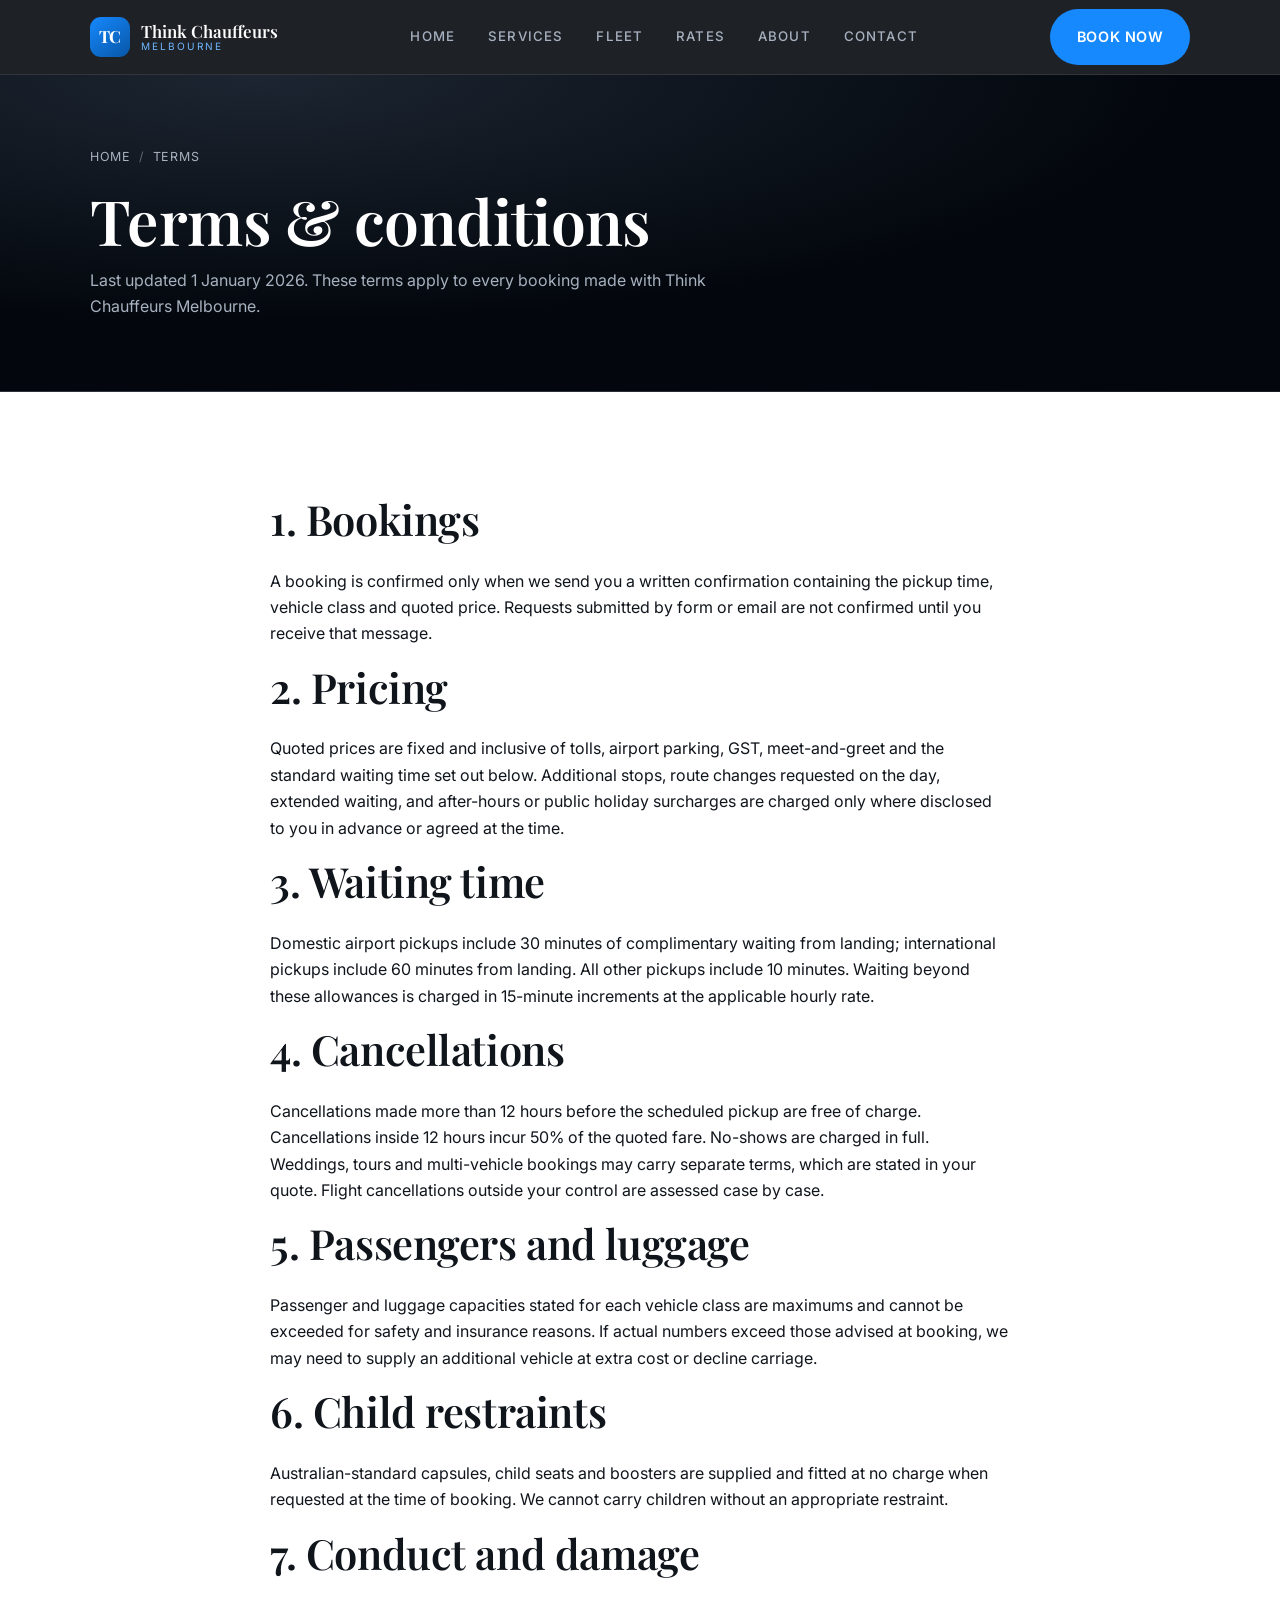
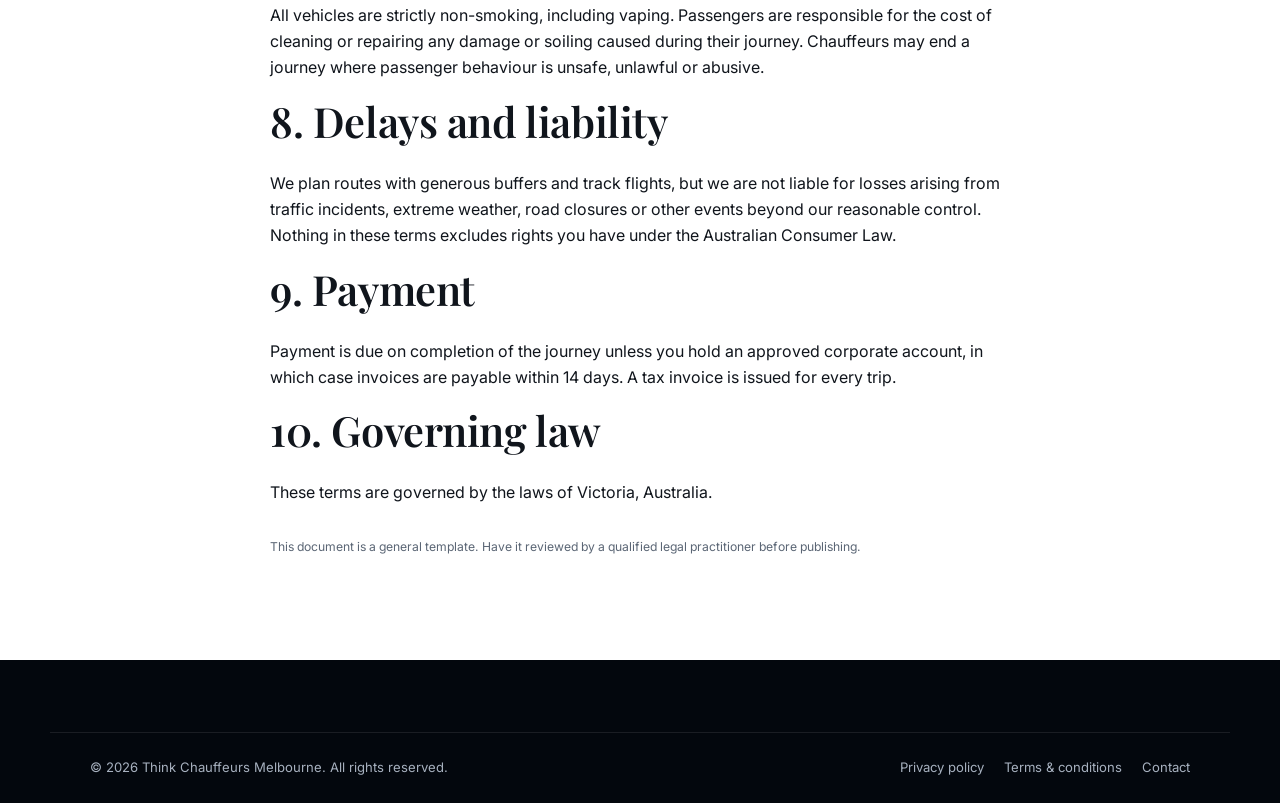
<file: terms.html>
<!DOCTYPE html>
<html lang="en-AU">
<head>
<meta charset="utf-8">
<meta name="viewport" content="width=device-width, initial-scale=1">
<title>Terms &amp; Conditions | Think Chauffeurs Melbourne</title>
<meta name="description" content="Booking, cancellation, waiting time and payment terms for Think Chauffeurs Melbourne.">
<meta name="robots" content="noindex, follow">
<meta name="theme-color" content="#0b0f14">
<link rel="canonical" href="https://thinkchauffeursmelbourne.com.au/terms.html">
<link rel="icon" href="data:image/svg+xml,<svg xmlns='http://www.w3.org/2000/svg' viewBox='0 0 100 100'><rect width='100' height='100' rx='22' fill='%230b0f14'/><text x='50' y='68' font-size='54' font-family='Georgia,serif' font-weight='700' fill='%23c9a227' text-anchor='middle'>T</text></svg>">
<link rel="preconnect" href="https://fonts.googleapis.com">
<link rel="preconnect" href="https://fonts.gstatic.com" crossorigin>
<link href="https://fonts.googleapis.com/css2?family=Inter:wght@400;500;600&family=Playfair+Display:ital,wght@0,500;0,600;1,500&display=swap" rel="stylesheet">
<link rel="stylesheet" href="assets/css/styles.css">
</head>
<body>
<a class="skip-link" href="#main">Skip to content</a>

<header class="site-header">
  <div class="wrap nav">
    <a class="brand" href="index.html" aria-label="Think Chauffeurs Melbourne — home">
      <span class="brand__mark" aria-hidden="true">TC</span>
      <span class="brand__text"><span class="brand__name">Think Chauffeurs</span><span class="brand__tag">Melbourne</span></span>
    </a>
    <nav id="nav-menu" class="nav__menu" aria-label="Primary">
      <a class="nav__link" href="index.html">Home</a>
      <a class="nav__link" href="services.html">Services</a>
      <a class="nav__link" href="fleet.html">Fleet</a>
      <a class="nav__link" href="index.html#rates">Rates</a>
      <a class="nav__link" href="about.html">About</a>
      <a class="nav__link" href="contact.html">Contact</a>
    </nav>
    <div class="nav__cta">
      <a class="btn" href="contact.html#quote-form">Book now</a>
      <button class="nav__toggle" type="button" aria-expanded="false" aria-controls="nav-menu" aria-label="Toggle navigation"><span></span></button>
    </div>
  </div>
</header>

<main id="main">
<section class="page-head">
  <div class="wrap">
    <nav class="crumbs" aria-label="Breadcrumb"><a href="index.html">Home</a><span aria-hidden="true">/</span><span>Terms</span></nav>
    <h1>Terms &amp; conditions</h1>
    <p>Last updated 1 January 2026. These terms apply to every booking made with Think Chauffeurs
      Melbourne.</p>
  </div>
</section>

<section class="section">
  <div class="wrap" style="max-width:820px">
    <h2>1. Bookings</h2>
    <p>A booking is confirmed only when we send you a written confirmation containing the pickup time,
      vehicle class and quoted price. Requests submitted by form or email are not confirmed until you
      receive that message.</p>

    <h2>2. Pricing</h2>
    <p>Quoted prices are fixed and inclusive of tolls, airport parking, GST, meet-and-greet and the
      standard waiting time set out below. Additional stops, route changes requested on the day, extended
      waiting, and after-hours or public holiday surcharges are charged only where disclosed to you in
      advance or agreed at the time.</p>

    <h2>3. Waiting time</h2>
    <p>Domestic airport pickups include 30 minutes of complimentary waiting from landing; international
      pickups include 60 minutes from landing. All other pickups include 10 minutes. Waiting beyond these
      allowances is charged in 15-minute increments at the applicable hourly rate.</p>

    <h2>4. Cancellations</h2>
    <p>Cancellations made more than 12 hours before the scheduled pickup are free of charge.
      Cancellations inside 12 hours incur 50% of the quoted fare. No-shows are charged in full. Weddings,
      tours and multi-vehicle bookings may carry separate terms, which are stated in your quote. Flight
      cancellations outside your control are assessed case by case.</p>

    <h2>5. Passengers and luggage</h2>
    <p>Passenger and luggage capacities stated for each vehicle class are maximums and cannot be
      exceeded for safety and insurance reasons. If actual numbers exceed those advised at booking, we
      may need to supply an additional vehicle at extra cost or decline carriage.</p>

    <h2>6. Child restraints</h2>
    <p>Australian-standard capsules, child seats and boosters are supplied and fitted at no charge when
      requested at the time of booking. We cannot carry children without an appropriate restraint.</p>

    <h2>7. Conduct and damage</h2>
    <p>All vehicles are strictly non-smoking, including vaping. Passengers are responsible for the cost
      of cleaning or repairing any damage or soiling caused during their journey. Chauffeurs may end a
      journey where passenger behaviour is unsafe, unlawful or abusive.</p>

    <h2>8. Delays and liability</h2>
    <p>We plan routes with generous buffers and track flights, but we are not liable for losses arising
      from traffic incidents, extreme weather, road closures or other events beyond our reasonable
      control. Nothing in these terms excludes rights you have under the Australian Consumer Law.</p>

    <h2>9. Payment</h2>
    <p>Payment is due on completion of the journey unless you hold an approved corporate account, in
      which case invoices are payable within 14 days. A tax invoice is issued for every trip.</p>

    <h2>10. Governing law</h2>
    <p>These terms are governed by the laws of Victoria, Australia.</p>

    <p class="form-note mt-3" style="text-align:left">This document is a general template. Have it
      reviewed by a qualified legal practitioner before publishing.</p>
  </div>
</section>
</main>

<footer class="site-footer">
  <div class="wrap footer-bottom">
    <p class="mb-0">&copy; <span data-year>2026</span> Think Chauffeurs Melbourne. All rights reserved.</p>
    <nav aria-label="Legal">
      <a href="privacy.html">Privacy policy</a>
      <a href="terms.html">Terms &amp; conditions</a>
      <a href="contact.html">Contact</a>
    </nav>
  </div>
</footer>

<script src="assets/js/main.js" defer></script>
</body>
</html>
</file>
<file: assets/css/styles.css>
/* ==========================================================================
   Think Chauffeurs Melbourne — Design System
   ========================================================================== */

:root {
  /* Brand palette */
  --ink: #03070d;
  --ink-800: #07111f;
  --ink-700: #0b1b30;
  --ink-600: #132a47;
  --line: rgba(255, 255, 255, 0.09);
  --line-strong: rgba(255, 255, 255, 0.18);

  --paper: #ffffff;
  --paper-alt: #f3f7fc;
  --paper-line: #dce6f2;

  --gold: #1689ff;
  --gold-soft: #70b7ff;
  --gold-dim: rgba(22, 137, 255, 0.14);

  --text: #10151c;
  --text-muted: #5b6675;
  --text-invert: #f4f6f8;
  --text-invert-muted: #a7b1bf;

  --ok: #17936b;
  --err: #c0392b;

  /* Type */
  --font-sans: "Inter", -apple-system, BlinkMacSystemFont, "Segoe UI", Roboto,
    "Helvetica Neue", Arial, sans-serif;
  --font-display: "Playfair Display", Georgia, "Times New Roman", serif;

  /* Layout */
  --wrap: 1180px;
  --gutter: clamp(1.25rem, 4vw, 2.5rem);
  --radius-sm: 8px;
  --radius: 14px;
  --radius-lg: 22px;

  --shadow-sm: 0 1px 2px rgba(16, 21, 28, 0.06), 0 2px 8px rgba(16, 21, 28, 0.05);
  --shadow: 0 10px 30px rgba(16, 21, 28, 0.10);
  --shadow-lg: 0 24px 60px rgba(16, 21, 28, 0.18);

  --ease: cubic-bezier(0.22, 0.61, 0.36, 1);
}

/* ---------- Reset ---------- */
*,
*::before,
*::after { box-sizing: border-box; }

html {
  -webkit-text-size-adjust: 100%;
  scroll-behavior: smooth;
  scroll-padding-top: 90px;
}

body {
  margin: 0;
  font-family: var(--font-sans);
  font-size: 1rem;
  line-height: 1.65;
  color: var(--text);
  background: var(--paper);
  -webkit-font-smoothing: antialiased;
  text-rendering: optimizeLegibility;
  overflow-x: hidden;
}

img, svg, video { display: block; max-width: 100%; }
img { height: auto; }

h1, h2, h3, h4 {
  font-family: var(--font-display);
  font-weight: 600;
  line-height: 1.15;
  letter-spacing: -0.01em;
  margin: 0 0 0.6em;
  color: inherit;
}

h1 { font-size: clamp(2.25rem, 5.2vw, 3.9rem); }
h2 { font-size: clamp(1.75rem, 3.6vw, 2.6rem); }
h3 { font-size: clamp(1.15rem, 2vw, 1.4rem); }

p { margin: 0 0 1rem; }
p:last-child { margin-bottom: 0; }

a { color: inherit; text-decoration: none; }

ul { margin: 0; padding: 0; list-style: none; }

button { font: inherit; cursor: pointer; }

:focus-visible {
  outline: 2px solid var(--gold);
  outline-offset: 3px;
  border-radius: 4px;
}

.skip-link {
  position: absolute;
  left: -9999px;
  top: 0;
  z-index: 999;
  background: var(--ink);
  color: #fff;
  padding: 0.85rem 1.25rem;
  border-radius: 0 0 var(--radius-sm) 0;
}
.skip-link:focus { left: 0; }

/* ---------- Layout helpers ---------- */
.wrap {
  width: 100%;
  max-width: var(--wrap);
  margin-inline: auto;
  padding-inline: var(--gutter);
}

.section { padding: clamp(3.5rem, 8vw, 6.5rem) 0; }
.section--tight { padding: clamp(2.5rem, 5vw, 4rem) 0; }
.section--alt { background: var(--paper-alt); }
.section--dark {
  background: var(--ink);
  color: var(--text-invert);
}
.section--dark p { color: var(--text-invert-muted); }

.section-head {
  max-width: 640px;
  margin-bottom: clamp(2rem, 4vw, 3.25rem);
}
.section-head--center {
  margin-inline: auto;
  text-align: center;
}

.eyebrow {
  display: inline-flex;
  align-items: center;
  gap: 0.6rem;
  font-family: var(--font-sans);
  font-size: 0.75rem;
  font-weight: 600;
  letter-spacing: 0.16em;
  text-transform: uppercase;
  color: var(--gold);
  margin-bottom: 0.9rem;
}
.eyebrow::before {
  content: "";
  width: 28px;
  height: 1px;
  background: var(--gold);
}
.section-head--center .eyebrow::after {
  content: "";
  width: 28px;
  height: 1px;
  background: var(--gold);
}

.lede {
  font-size: clamp(1rem, 1.5vw, 1.125rem);
  color: var(--text-muted);
}
.section--dark .lede { color: var(--text-invert-muted); }

/* ---------- Buttons ---------- */
.btn {
  --btn-bg: var(--gold);
  --btn-fg: #ffffff;
  display: inline-flex;
  align-items: center;
  justify-content: center;
  gap: 0.55rem;
  padding: 0.95rem 1.6rem;
  background: var(--btn-bg);
  color: var(--btn-fg);
  font-size: 0.9rem;
  font-weight: 600;
  letter-spacing: 0.04em;
  text-transform: uppercase;
  border: 1px solid transparent;
  border-radius: 999px;
  transition: transform 0.25s var(--ease), box-shadow 0.25s var(--ease),
    background 0.25s var(--ease), color 0.25s var(--ease);
  white-space: nowrap;
}
.btn:hover {
  transform: translateY(-2px);
  box-shadow: 0 12px 26px rgba(22, 137, 255, 0.32);
}
.btn:active { transform: translateY(0); }

.btn--ghost {
  --btn-bg: transparent;
  --btn-fg: currentColor;
  border-color: var(--line-strong);
}
.btn--ghost:hover {
  background: rgba(255, 255, 255, 0.08);
  box-shadow: none;
}

.btn--outline {
  --btn-bg: transparent;
  --btn-fg: var(--text);
  border-color: var(--paper-line);
}
.btn--outline:hover {
  background: var(--ink);
  color: #fff;
  border-color: var(--ink);
  box-shadow: var(--shadow);
}

.btn--block { width: 100%; }
.btn--lg { padding: 1.1rem 2rem; font-size: 0.95rem; }

.btn[disabled] { opacity: 0.6; pointer-events: none; }

.btn-row {
  display: flex;
  flex-wrap: wrap;
  gap: 0.85rem;
}

/* ---------- Top bar ---------- */
.topbar {
  background: var(--ink);
  color: var(--text-invert-muted);
  font-size: 0.82rem;
  border-bottom: 1px solid var(--line);
}
.topbar__inner {
  display: flex;
  align-items: center;
  justify-content: space-between;
  gap: 1rem;
  min-height: 42px;
  padding-block: 0.35rem;
}
.topbar__note {
  display: inline-flex;
  align-items: center;
  gap: 0.5rem;
}
.topbar__links {
  display: flex;
  align-items: center;
  gap: 1.4rem;
  min-width: 0;
}
.topbar__links a {
  white-space: nowrap;
  overflow: hidden;
  text-overflow: ellipsis;
}
.topbar a { transition: color 0.2s var(--ease); }
.topbar a:hover { color: var(--gold-soft); }
.topbar svg { width: 15px; height: 15px; flex: none; }

@media (max-width: 720px) {
  .topbar__note { display: none; }
  .topbar__inner { justify-content: center; }
}
@media (max-width: 560px) {
  .topbar__links { gap: 0.9rem; font-size: 0.78rem; }
  .topbar__links a:last-child { display: none; }
}

/* ---------- Header / nav ---------- */
.site-header {
  position: sticky;
  top: 0;
  z-index: 100;
  background: rgba(11, 15, 20, 0.92);
  backdrop-filter: saturate(140%) blur(12px);
  -webkit-backdrop-filter: saturate(140%) blur(12px);
  border-bottom: 1px solid var(--line);
  color: var(--text-invert);
  transition: background 0.3s var(--ease), box-shadow 0.3s var(--ease);
}
.site-header.is-stuck { box-shadow: 0 8px 30px rgba(0, 0, 0, 0.35); }

.nav {
  display: flex;
  align-items: center;
  justify-content: space-between;
  gap: 1.5rem;
  min-height: 74px;
}

.brand {
  display: inline-flex;
  align-items: center;
  gap: 0.7rem;
  flex: none;
}
.brand__mark {
  width: 40px;
  height: 40px;
  border-radius: 11px;
  display: grid;
  place-items: center;
  background: linear-gradient(140deg, var(--gold) 0%, #0756a6 100%);
  color: #ffffff;
  font-family: var(--font-display);
  font-weight: 700;
  font-size: 1.05rem;
  letter-spacing: -0.02em;
  flex: none;
}
.brand__text { display: flex; flex-direction: column; line-height: 1.12; }
.brand__name {
  font-family: var(--font-display);
  font-size: 1.06rem;
  font-weight: 600;
  color: #fff;
}
.brand__tag {
  font-size: 0.63rem;
  letter-spacing: 0.19em;
  text-transform: uppercase;
  color: var(--gold-soft);
}

.nav__menu {
  display: flex;
  align-items: center;
  gap: 0.35rem;
  margin-inline: auto;
}
.nav__link {
  position: relative;
  display: block;
  padding: 0.6rem 0.85rem;
  font-size: 0.83rem;
  font-weight: 500;
  letter-spacing: 0.09em;
  text-transform: uppercase;
  color: var(--text-invert-muted);
  border-radius: 999px;
  transition: color 0.2s var(--ease), background 0.2s var(--ease);
}
.nav__link:hover { color: #fff; background: rgba(255, 255, 255, 0.06); }
.nav__link.is-active { color: var(--gold-soft); }
.nav__link.is-active::after {
  content: "";
  position: absolute;
  left: 50%;
  bottom: 2px;
  translate: -50% 0;
  width: 16px;
  height: 2px;
  border-radius: 2px;
  background: var(--gold);
}

.nav__cta { display: flex; align-items: center; gap: 0.6rem; flex: none; }

.nav__toggle {
  display: none;
  width: 44px;
  height: 44px;
  align-items: center;
  justify-content: center;
  background: transparent;
  border: 1px solid var(--line-strong);
  border-radius: 11px;
  color: #fff;
}
.nav__toggle span {
  position: relative;
  display: block;
  width: 19px;
  height: 1.5px;
  background: currentColor;
  transition: transform 0.3s var(--ease), background 0.2s var(--ease);
}
.nav__toggle span::before,
.nav__toggle span::after {
  content: "";
  position: absolute;
  left: 0;
  width: 19px;
  height: 1.5px;
  background: currentColor;
  transition: transform 0.3s var(--ease), top 0.3s var(--ease);
}
.nav__toggle span::before { top: -6px; }
.nav__toggle span::after { top: 6px; }

.nav__toggle[aria-expanded="true"] span { background: transparent; }
.nav__toggle[aria-expanded="true"] span::before { top: 0; transform: rotate(45deg); }
.nav__toggle[aria-expanded="true"] span::after { top: 0; transform: rotate(-45deg); }

@media (max-width: 1024px) {
  .nav__menu {
    position: absolute;
    top: 100%;
    left: 0;
    right: 0;
    flex-direction: column;
    align-items: stretch;
    gap: 0;
    margin: 0;
    padding: 0.75rem var(--gutter) 1.5rem;
    background: var(--ink);
    border-bottom: 1px solid var(--line);
    box-shadow: var(--shadow-lg);
    transform: translateY(-12px);
    opacity: 0;
    visibility: hidden;
    transition: opacity 0.25s var(--ease), transform 0.25s var(--ease),
      visibility 0.25s;
    max-height: calc(100dvh - 130px);
    overflow-y: auto;
  }
  .nav__menu.is-open { opacity: 1; visibility: visible; transform: translateY(0); }
  .nav__link {
    padding: 0.95rem 0.5rem;
    font-size: 0.92rem;
    border-bottom: 1px solid var(--line);
    border-radius: 0;
  }
  .nav__link.is-active::after { display: none; }
  .nav__cta .btn--ghost { display: none; }
  .nav__toggle { display: inline-flex; }
}

@media (max-width: 560px) {
  .nav { gap: 0.75rem; min-height: 66px; }
  .nav__cta .btn { display: none; }
  .brand__mark { width: 36px; height: 36px; font-size: 0.95rem; }
  .brand__name { font-size: 0.98rem; }
}

/* ---------- Hero ---------- */
.hero {
  position: relative;
  background: radial-gradient(120% 100% at 15% 0%, #1c2531 0%, var(--ink) 55%);
  color: var(--text-invert);
  overflow: hidden;
}
.hero::after {
  content: "";
  position: absolute;
  right: -12%;
  top: -20%;
  width: 60vw;
  height: 60vw;
  max-width: 780px;
  max-height: 780px;
  background: radial-gradient(circle, rgba(22, 137, 255, 0.16) 0%, transparent 62%);
  pointer-events: none;
}
.hero__inner {
  position: relative;
  z-index: 1;
  display: grid;
  grid-template-columns: 1.05fr 0.95fr;
  gap: clamp(2rem, 5vw, 4rem);
  align-items: center;
  padding: clamp(3.25rem, 7vw, 5.5rem) 0 clamp(3.5rem, 7vw, 5.5rem);
}
.hero__title { color: #fff; }
.hero__title em {
  font-style: italic;
  color: var(--gold-soft);
}
.hero__text {
  max-width: 52ch;
  font-size: clamp(1rem, 1.5vw, 1.15rem);
  color: var(--text-invert-muted);
  margin-bottom: 1.9rem;
}

.badge-row {
  display: flex;
  flex-wrap: wrap;
  gap: 0.5rem;
  margin-bottom: 1.6rem;
}
.badge {
  display: inline-flex;
  align-items: center;
  gap: 0.45rem;
  padding: 0.4rem 0.85rem;
  font-size: 0.75rem;
  font-weight: 500;
  letter-spacing: 0.04em;
  color: var(--text-invert);
  background: rgba(255, 255, 255, 0.06);
  border: 1px solid var(--line);
  border-radius: 999px;
}
.badge svg { width: 14px; height: 14px; color: var(--gold-soft); }

.hero__stats {
  display: flex;
  flex-wrap: wrap;
  gap: clamp(1.5rem, 4vw, 3rem);
  margin-top: 2.4rem;
  padding-top: 2rem;
  border-top: 1px solid var(--line);
}
.stat__num {
  font-family: var(--font-display);
  font-size: clamp(1.6rem, 3vw, 2.1rem);
  color: #fff;
  line-height: 1;
}
.stat__label {
  font-size: 0.76rem;
  letter-spacing: 0.11em;
  text-transform: uppercase;
  color: var(--text-invert-muted);
  margin-top: 0.4rem;
}

@media (max-width: 980px) {
  .hero__inner { grid-template-columns: 1fr; }
}

/* ---------- Quote card (Formspree) ---------- */
.quote-card {
  background: var(--paper);
  color: var(--text);
  border-radius: var(--radius-lg);
  box-shadow: var(--shadow-lg);
  padding: clamp(1.5rem, 3vw, 2.1rem);
  border: 1px solid rgba(255, 255, 255, 0.4);
}
.quote-card__head { margin-bottom: 1.35rem; }
.quote-card__head h2 {
  font-size: 1.5rem;
  margin-bottom: 0.35rem;
}
.quote-card__head p {
  font-size: 0.9rem;
  color: var(--text-muted);
}

.form-grid {
  display: grid;
  grid-template-columns: repeat(2, minmax(0, 1fr));
  gap: 0.9rem;
}
.field { position: relative; display: flex; flex-direction: column; gap: 0.35rem; }
.field--full { grid-column: 1 / -1; }

.field label {
  font-size: 0.76rem;
  font-weight: 600;
  letter-spacing: 0.07em;
  text-transform: uppercase;
  color: var(--text-muted);
}
.field .req { color: var(--gold); }

.field input,
.field select,
.field textarea {
  width: 100%;
  padding: 0.8rem 0.9rem;
  font: inherit;
  font-size: 0.94rem;
  color: var(--text);
  background: var(--paper-alt);
  border: 1px solid var(--paper-line);
  border-radius: var(--radius-sm);
  transition: border-color 0.2s var(--ease), box-shadow 0.2s var(--ease),
    background 0.2s var(--ease);
}
.field textarea { resize: vertical; min-height: 110px; }
.field select { appearance: none; background-image: none; cursor: pointer; }

.field input:hover,
.field select:hover,
.field textarea:hover { border-color: #cdd3dc; }

.field input:focus,
.field select:focus,
.field textarea:focus {
  outline: none;
  background: var(--paper);
  border-color: var(--gold);
  box-shadow: 0 0 0 3px var(--gold-dim);
}

.field input:user-invalid,
.field select:user-invalid,
.field textarea:user-invalid { border-color: var(--err); }

.field__hint { font-size: 0.75rem; color: var(--text-muted); }

.address-suggestions {
  position: absolute;
  z-index: 20;
  top: calc(100% + 4px);
  left: 0;
  right: 0;
  max-height: 240px;
  overflow-y: auto;
  background: var(--paper);
  border: 1px solid var(--paper-line);
  border-radius: var(--radius-sm);
  box-shadow: var(--shadow);
}
.address-suggestions[hidden] { display: none; }
.address-suggestions li {
  padding: 0.72rem 0.85rem;
  font-size: 0.86rem;
  line-height: 1.35;
  cursor: pointer;
  border-bottom: 1px solid var(--paper-line);
}
.address-suggestions li:last-child { border-bottom: 0; }
.address-suggestions li:hover,
.address-suggestions li[aria-selected="true"] {
  color: var(--text);
  background: var(--gold-dim);
}

.hp {
  position: absolute !important;
  left: -9999px !important;
  opacity: 0;
  height: 0;
  width: 0;
}

.form-foot {
  display: flex;
  flex-direction: column;
  gap: 0.7rem;
  margin-top: 1.2rem;
}
.form-note {
  font-size: 0.76rem;
  color: var(--text-muted);
  text-align: center;
}

.form-status {
  display: none;
  align-items: flex-start;
  gap: 0.6rem;
  margin-top: 1rem;
  padding: 0.85rem 1rem;
  font-size: 0.88rem;
  border-radius: var(--radius-sm);
  border: 1px solid transparent;
}
.form-status.is-visible { display: flex; }
.form-status.is-ok {
  color: #0d6b4f;
  background: rgba(23, 147, 107, 0.09);
  border-color: rgba(23, 147, 107, 0.3);
}
.form-status.is-err {
  color: #8e2a1f;
  background: rgba(192, 57, 43, 0.08);
  border-color: rgba(192, 57, 43, 0.3);
}
.form-status svg { width: 18px; height: 18px; flex: none; margin-top: 1px; }

@media (max-width: 520px) {
  .form-grid { grid-template-columns: 1fr; }
}

/* ---------- Trust strip ---------- */
.trust {
  background: var(--ink-800);
  color: var(--text-invert-muted);
  border-top: 1px solid var(--line);
  border-bottom: 1px solid var(--line);
}
.trust__inner {
  display: grid;
  grid-template-columns: repeat(4, 1fr);
  gap: 1.25rem;
  padding-block: 1.6rem;
}
.trust__item {
  display: flex;
  align-items: center;
  gap: 0.7rem;
  font-size: 0.85rem;
}
.trust__item svg { width: 22px; height: 22px; color: var(--gold); flex: none; }
.trust__item strong { display: block; color: #fff; font-size: 0.92rem; font-weight: 600; }

@media (max-width: 860px) {
  .trust__inner { grid-template-columns: repeat(2, 1fr); }
}
@media (max-width: 460px) {
  .trust__inner { grid-template-columns: 1fr; }
}

/* ---------- Cards / grids ---------- */
.grid {
  display: grid;
  gap: clamp(1rem, 2vw, 1.5rem);
}
/* Long email addresses and URLs must never widen a grid track */
.grid > *,
.split > *,
.contact-grid > *,
.hero__inner > * { min-width: 0; }

.contact-item a,
.footer-links a,
.topbar__links a,
.form-note a { overflow-wrap: anywhere; }

.grid--3 { grid-template-columns: repeat(3, minmax(0, 1fr)); }
.grid--2 { grid-template-columns: repeat(2, minmax(0, 1fr)); }
.grid--4 { grid-template-columns: repeat(4, minmax(0, 1fr)); }

@media (max-width: 980px) {
  .grid--3, .grid--4 { grid-template-columns: repeat(2, minmax(0, 1fr)); }
}
@media (max-width: 620px) {
  .grid--2, .grid--3, .grid--4 { grid-template-columns: 1fr; }
}

.card {
  position: relative;
  display: flex;
  flex-direction: column;
  padding: clamp(1.4rem, 2.5vw, 1.9rem);
  background: var(--paper);
  border: 1px solid var(--paper-line);
  border-radius: var(--radius);
  transition: transform 0.3s var(--ease), box-shadow 0.3s var(--ease),
    border-color 0.3s var(--ease);
  height: 100%;
}
.card:hover {
  transform: translateY(-4px);
  border-color: rgba(22, 137, 255, 0.5);
  box-shadow: var(--shadow);
}
.card h3 { margin-bottom: 0.5rem; }
.card p { color: var(--text-muted); font-size: 0.94rem; }

.card__icon {
  width: 48px;
  height: 48px;
  display: grid;
  place-items: center;
  margin-bottom: 1.1rem;
  border-radius: 13px;
  background: var(--gold-dim);
  color: #8a6d12;
}
.card__icon svg { width: 24px; height: 24px; }

.card__link {
  display: inline-flex;
  align-items: center;
  gap: 0.4rem;
  margin-top: 1.1rem;
  font-size: 0.8rem;
  font-weight: 600;
  letter-spacing: 0.08em;
  text-transform: uppercase;
  color: #8a6d12;
}
.card__link svg { width: 15px; height: 15px; transition: transform 0.25s var(--ease); }
.card:hover .card__link svg { transform: translateX(4px); }

.section--dark .card {
  background: var(--ink-800);
  border-color: var(--line);
  color: var(--text-invert);
}
.section--dark .card p { color: var(--text-invert-muted); }
.section--dark .card__icon { background: rgba(22, 137, 255, 0.16); color: var(--gold-soft); }
.section--dark .card__link { color: var(--gold-soft); }

/* ---------- Fleet ---------- */
.fleet-card {
  display: flex;
  flex-direction: column;
  overflow: hidden;
  background: var(--paper);
  border: 1px solid var(--paper-line);
  border-radius: var(--radius);
  transition: transform 0.3s var(--ease), box-shadow 0.3s var(--ease);
  height: 100%;
}
.fleet-card:hover { transform: translateY(-4px); box-shadow: var(--shadow); }

.fleet-card__media {
  position: relative;
  aspect-ratio: 16 / 10;
  display: grid;
  place-items: center;
  background: linear-gradient(145deg, #1c2531 0%, #0b0f14 100%);
  color: rgba(255, 255, 255, 0.55);
  overflow: hidden;
}
.fleet-card__media img {
  position: absolute;
  inset: 0;
  width: 100%;
  height: 100%;
  object-fit: cover;
}
.fleet-card__media svg { width: 58%; max-width: 220px; height: auto; }
.fleet-card__tag {
  position: absolute;
  top: 0.85rem;
  left: 0.85rem;
  z-index: 2;
  padding: 0.3rem 0.7rem;
  font-size: 0.68rem;
  font-weight: 600;
  letter-spacing: 0.12em;
  text-transform: uppercase;
  color: #ffffff;
  background: var(--gold);
  border-radius: 999px;
}

.fleet-card__body { padding: 1.35rem 1.4rem 1.5rem; display: flex; flex-direction: column; flex: 1; }
.fleet-card__body h3 { margin-bottom: 0.3rem; }
.fleet-card__models { font-size: 0.85rem; color: var(--text-muted); margin-bottom: 1rem; }

.spec-row {
  display: flex;
  gap: 1.25rem;
  padding-top: 1rem;
  margin-top: auto;
  border-top: 1px solid var(--paper-line);
}
.spec {
  display: inline-flex;
  align-items: center;
  gap: 0.4rem;
  font-size: 0.82rem;
  color: var(--text-muted);
}
.spec svg { width: 17px; height: 17px; color: #8a6d12; }

/* ---------- Split feature ---------- */
.split {
  display: grid;
  grid-template-columns: 1fr 1fr;
  gap: clamp(2rem, 5vw, 4rem);
  align-items: center;
}
@media (max-width: 900px) { .split { grid-template-columns: 1fr; } }

.check-list { display: grid; gap: 0.85rem; margin-top: 1.5rem; }
.check-list li {
  display: flex;
  align-items: flex-start;
  gap: 0.75rem;
  font-size: 0.96rem;
}
.check-list svg {
  width: 21px;
  height: 21px;
  flex: none;
  margin-top: 0.15rem;
  color: var(--gold);
}
.check-list strong { display: block; }
.check-list span { color: var(--text-muted); font-size: 0.9rem; }
.section--dark .check-list span { color: var(--text-invert-muted); }

.frame {
  position: relative;
  border-radius: var(--radius-lg);
  overflow: hidden;
  background: linear-gradient(145deg, #1c2531 0%, #0b0f14 100%);
  aspect-ratio: 4 / 3.2;
  display: grid;
  place-items: center;
  color: rgba(255, 255, 255, 0.5);
  box-shadow: var(--shadow-lg);
}
.frame img { position: absolute; inset: 0; width: 100%; height: 100%; object-fit: cover; }
.frame svg { width: 62%; max-width: 300px; }

/* ---------- Pricing ---------- */
.rate-table {
  width: 100%;
  border-collapse: collapse;
  background: var(--paper);
  border: 1px solid var(--paper-line);
  border-radius: var(--radius);
  overflow: hidden;
  font-size: 0.94rem;
}
.rate-table th,
.rate-table td {
  padding: 0.95rem 1.1rem;
  text-align: left;
  border-bottom: 1px solid var(--paper-line);
}
.rate-table thead th {
  font-size: 0.74rem;
  font-weight: 600;
  letter-spacing: 0.12em;
  text-transform: uppercase;
  color: var(--text-invert-muted);
  background: var(--ink);
}
.rate-table tbody tr:last-child th,
.rate-table tbody tr:last-child td { border-bottom: 0; }
.rate-table tbody tr:hover { background: var(--paper-alt); }
.rate-table td.price { font-weight: 600; white-space: nowrap; }

.table-scroll { overflow-x: auto; -webkit-overflow-scrolling: touch; }
.table-scroll table { min-width: 560px; }

/* ---------- Testimonials ---------- */
.quote-item {
  display: flex;
  flex-direction: column;
  padding: clamp(1.4rem, 2.5vw, 1.9rem);
  background: var(--ink-800);
  border: 1px solid var(--line);
  border-radius: var(--radius);
  height: 100%;
}
.stars { display: flex; gap: 3px; margin-bottom: 1rem; color: var(--gold); }
.stars svg { width: 17px; height: 17px; }
.quote-item blockquote {
  margin: 0 0 1.25rem;
  font-size: 0.97rem;
  color: var(--text-invert-muted);
  line-height: 1.7;
}
.quote-item figcaption {
  display: flex;
  align-items: center;
  gap: 0.75rem;
  margin-top: auto;
  padding-top: 1rem;
  border-top: 1px solid var(--line);
}
.avatar {
  width: 40px;
  height: 40px;
  display: grid;
  place-items: center;
  border-radius: 50%;
  background: var(--gold-dim);
  color: var(--gold-soft);
  font-weight: 600;
  font-size: 0.9rem;
  flex: none;
}
.quote-item cite { font-style: normal; font-weight: 600; color: #fff; font-size: 0.92rem; }
.quote-item small { display: block; color: var(--text-invert-muted); font-size: 0.78rem; }

/* ---------- Steps ---------- */
.steps { counter-reset: step; display: grid; gap: clamp(1rem, 2vw, 1.5rem); }
.step {
  position: relative;
  padding: 1.6rem 1.5rem 1.5rem;
  background: var(--paper);
  border: 1px solid var(--paper-line);
  border-radius: var(--radius);
}
.step::before {
  counter-increment: step;
  content: "0" counter(step);
  display: block;
  margin-bottom: 0.7rem;
  font-family: var(--font-display);
  font-size: 1.7rem;
  color: var(--gold);
  line-height: 1;
}
.step h3 { font-size: 1.1rem; margin-bottom: 0.35rem; }
.step p { font-size: 0.9rem; color: var(--text-muted); }

/* ---------- FAQ ---------- */
.faq { display: grid; gap: 0.75rem; max-width: 840px; margin-inline: auto; }
.faq details {
  background: var(--paper);
  border: 1px solid var(--paper-line);
  border-radius: var(--radius);
  overflow: hidden;
  transition: border-color 0.25s var(--ease), box-shadow 0.25s var(--ease);
}
.faq details[open] { border-color: rgba(22, 137, 255, 0.55); box-shadow: var(--shadow-sm); }
.faq summary {
  display: flex;
  align-items: center;
  justify-content: space-between;
  gap: 1rem;
  padding: 1.15rem 1.35rem;
  font-weight: 600;
  font-size: 1rem;
  cursor: pointer;
  list-style: none;
}
.faq summary::-webkit-details-marker { display: none; }
.faq summary::after {
  content: "";
  width: 11px;
  height: 11px;
  flex: none;
  border-right: 2px solid var(--gold);
  border-bottom: 2px solid var(--gold);
  transform: rotate(45deg) translate(-2px, -2px);
  transition: transform 0.25s var(--ease);
}
.faq details[open] summary::after { transform: rotate(-135deg) translate(-3px, -3px); }
.faq .faq__body { padding: 0 1.35rem 1.3rem; color: var(--text-muted); font-size: 0.94rem; }

/* ---------- Areas / chips ---------- */
.chips { display: flex; flex-wrap: wrap; gap: 0.55rem; }
.chip {
  padding: 0.5rem 1rem;
  font-size: 0.85rem;
  color: var(--text-muted);
  background: var(--paper);
  border: 1px solid var(--paper-line);
  border-radius: 999px;
  transition: all 0.2s var(--ease);
}
.chip:hover { color: var(--text); border-color: var(--gold); background: var(--gold-dim); }
.section--dark .chip {
  background: rgba(255, 255, 255, 0.04);
  border-color: var(--line);
  color: var(--text-invert-muted);
}
.section--dark .chip:hover { color: #fff; border-color: var(--gold); }

/* ---------- CTA band ---------- */
.cta-band {
  position: relative;
  overflow: hidden;
  background: linear-gradient(120deg, #03070d 0%, #0b1b30 50%, #07111f 100%);
  color: #fff;
  border-radius: var(--radius-lg);
  padding: clamp(2.25rem, 5vw, 3.5rem);
  display: flex;
  flex-wrap: wrap;
  align-items: center;
  justify-content: space-between;
  gap: 1.75rem;
}
.cta-band h2 { margin-bottom: 0.4rem; }
.cta-band p { color: var(--text-invert-muted); margin: 0; }
.cta-band__text { max-width: 52ch; }

/* ---------- Page header ---------- */
.page-head {
  background: radial-gradient(120% 130% at 20% 0%, #1c2531 0%, var(--ink) 60%);
  color: var(--text-invert);
  padding: clamp(2.75rem, 6vw, 4.5rem) 0;
  border-bottom: 1px solid var(--line);
}
.page-head h1 { color: #fff; margin-bottom: 0.6rem; }
.page-head p { color: var(--text-invert-muted); max-width: 62ch; }

.crumbs {
  display: flex;
  flex-wrap: wrap;
  align-items: center;
  gap: 0.5rem;
  font-size: 0.78rem;
  letter-spacing: 0.06em;
  text-transform: uppercase;
  color: var(--text-invert-muted);
  margin-bottom: 1.1rem;
}
.crumbs a:hover { color: var(--gold-soft); }
.crumbs span[aria-hidden] { opacity: 0.5; }

/* ---------- Contact ---------- */
.contact-grid {
  display: grid;
  grid-template-columns: 0.85fr 1.15fr;
  gap: clamp(1.75rem, 4vw, 3rem);
  align-items: start;
}
@media (max-width: 900px) { .contact-grid { grid-template-columns: 1fr; } }

.contact-list { display: grid; gap: 1.1rem; }
.contact-item {
  display: flex;
  gap: 0.9rem;
  padding: 1.15rem 1.25rem;
  background: var(--paper);
  border: 1px solid var(--paper-line);
  border-radius: var(--radius);
  transition: border-color 0.25s var(--ease), box-shadow 0.25s var(--ease);
}
.contact-item:hover { border-color: rgba(22, 137, 255, 0.5); box-shadow: var(--shadow-sm); }
.contact-item__icon {
  width: 42px;
  height: 42px;
  flex: none;
  display: grid;
  place-items: center;
  border-radius: 12px;
  background: var(--gold-dim);
  color: #8a6d12;
}
.contact-item__icon svg { width: 20px; height: 20px; }
.contact-item h3 { font-size: 0.98rem; margin-bottom: 0.15rem; }
.contact-item p, .contact-item a { font-size: 0.92rem; color: var(--text-muted); margin: 0; }
.contact-item a:hover { color: #8a6d12; }

.map-frame {
  width: 100%;
  aspect-ratio: 16 / 9;
  border: 0;
  border-radius: var(--radius);
  filter: grayscale(0.25) contrast(1.05);
}

/* ---------- Footer ---------- */
.site-footer {
  background: var(--ink);
  color: var(--text-invert-muted);
  padding-top: clamp(3rem, 6vw, 4.5rem);
  font-size: 0.9rem;
}
.footer-grid {
  display: grid;
  grid-template-columns: 1.5fr 1fr 1fr 1.2fr;
  gap: clamp(1.75rem, 4vw, 3rem);
  padding-bottom: 2.75rem;
}
@media (max-width: 900px) { .footer-grid { grid-template-columns: 1fr 1fr; } }
@media (max-width: 560px) { .footer-grid { grid-template-columns: 1fr; } }

.footer-grid h4 {
  font-family: var(--font-sans);
  font-size: 0.76rem;
  font-weight: 600;
  letter-spacing: 0.15em;
  text-transform: uppercase;
  color: #fff;
  margin-bottom: 1.1rem;
}
.footer-links { display: grid; gap: 0.6rem; }
.footer-links a { transition: color 0.2s var(--ease), padding-left 0.2s var(--ease); }
.footer-links a:hover { color: var(--gold-soft); padding-left: 4px; }

.footer-brand p { margin: 1.1rem 0 1.3rem; max-width: 40ch; }

.social { display: flex; gap: 0.6rem; }
.social a {
  width: 38px;
  height: 38px;
  display: grid;
  place-items: center;
  border: 1px solid var(--line-strong);
  border-radius: 11px;
  transition: all 0.25s var(--ease);
}
.social a:hover { background: var(--gold); color: #ffffff; border-color: var(--gold); }
.social svg { width: 17px; height: 17px; }

.footer-bottom {
  display: flex;
  flex-wrap: wrap;
  align-items: center;
  justify-content: space-between;
  gap: 0.85rem;
  padding-block: 1.5rem;
  border-top: 1px solid var(--line);
  font-size: 0.82rem;
}
.footer-bottom nav { display: flex; flex-wrap: wrap; gap: 1.25rem; }
.footer-bottom a:hover { color: var(--gold-soft); }

/* ---------- Mobile call bar ---------- */
.callbar {
  position: fixed;
  left: 0;
  right: 0;
  bottom: 0;
  z-index: 90;
  display: none;
  gap: 0.6rem;
  padding: 0.6rem var(--gutter) calc(0.6rem + env(safe-area-inset-bottom));
  background: rgba(11, 15, 20, 0.96);
  backdrop-filter: blur(10px);
  border-top: 1px solid var(--line);
}
.callbar .btn { flex: 1; padding: 0.8rem 1rem; font-size: 0.8rem; }
.callbar .btn--ghost { color: #fff; }

@media (max-width: 720px) {
  .callbar { display: flex; }
  body { padding-bottom: 72px; }
}

/* ---------- Reveal animation ---------- */
.reveal {
  opacity: 0;
  transform: translateY(18px);
  transition: opacity 0.6s var(--ease), transform 0.6s var(--ease);
}
.reveal.is-in { opacity: 1; transform: none; }

@media (prefers-reduced-motion: reduce) {
  html { scroll-behavior: auto; }
  *, *::before, *::after {
    animation-duration: 0.001ms !important;
    transition-duration: 0.001ms !important;
  }
  .reveal { opacity: 1; transform: none; }
}

/* ---------- Utilities ---------- */
.text-center { text-align: center; }
.mt-0 { margin-top: 0; }
.mt-2 { margin-top: 1.25rem; }
.mt-3 { margin-top: 2rem; }
.mb-0 { margin-bottom: 0; }
.visually-hidden {
  position: absolute;
  width: 1px; height: 1px;
  padding: 0; margin: -1px;
  overflow: hidden;
  clip: rect(0 0 0 0);
  white-space: nowrap;
  border: 0;
}
</file>
